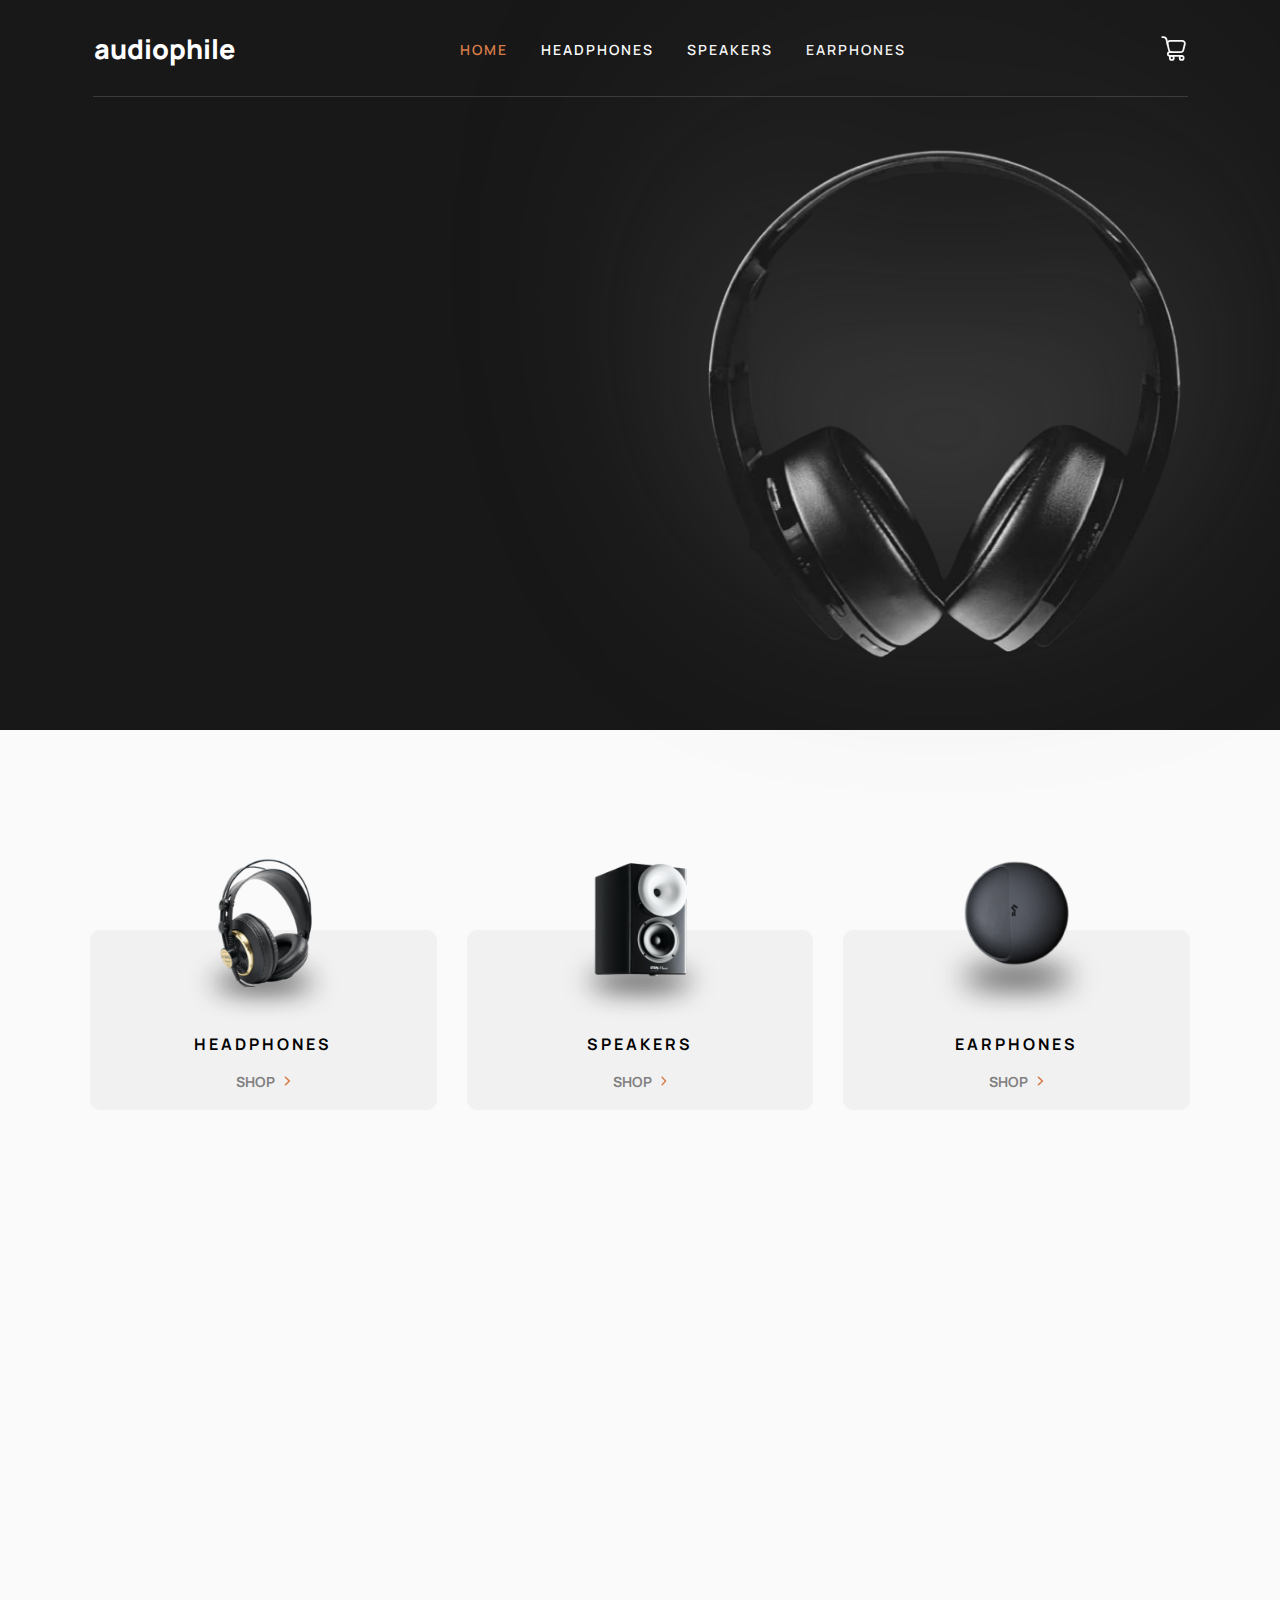
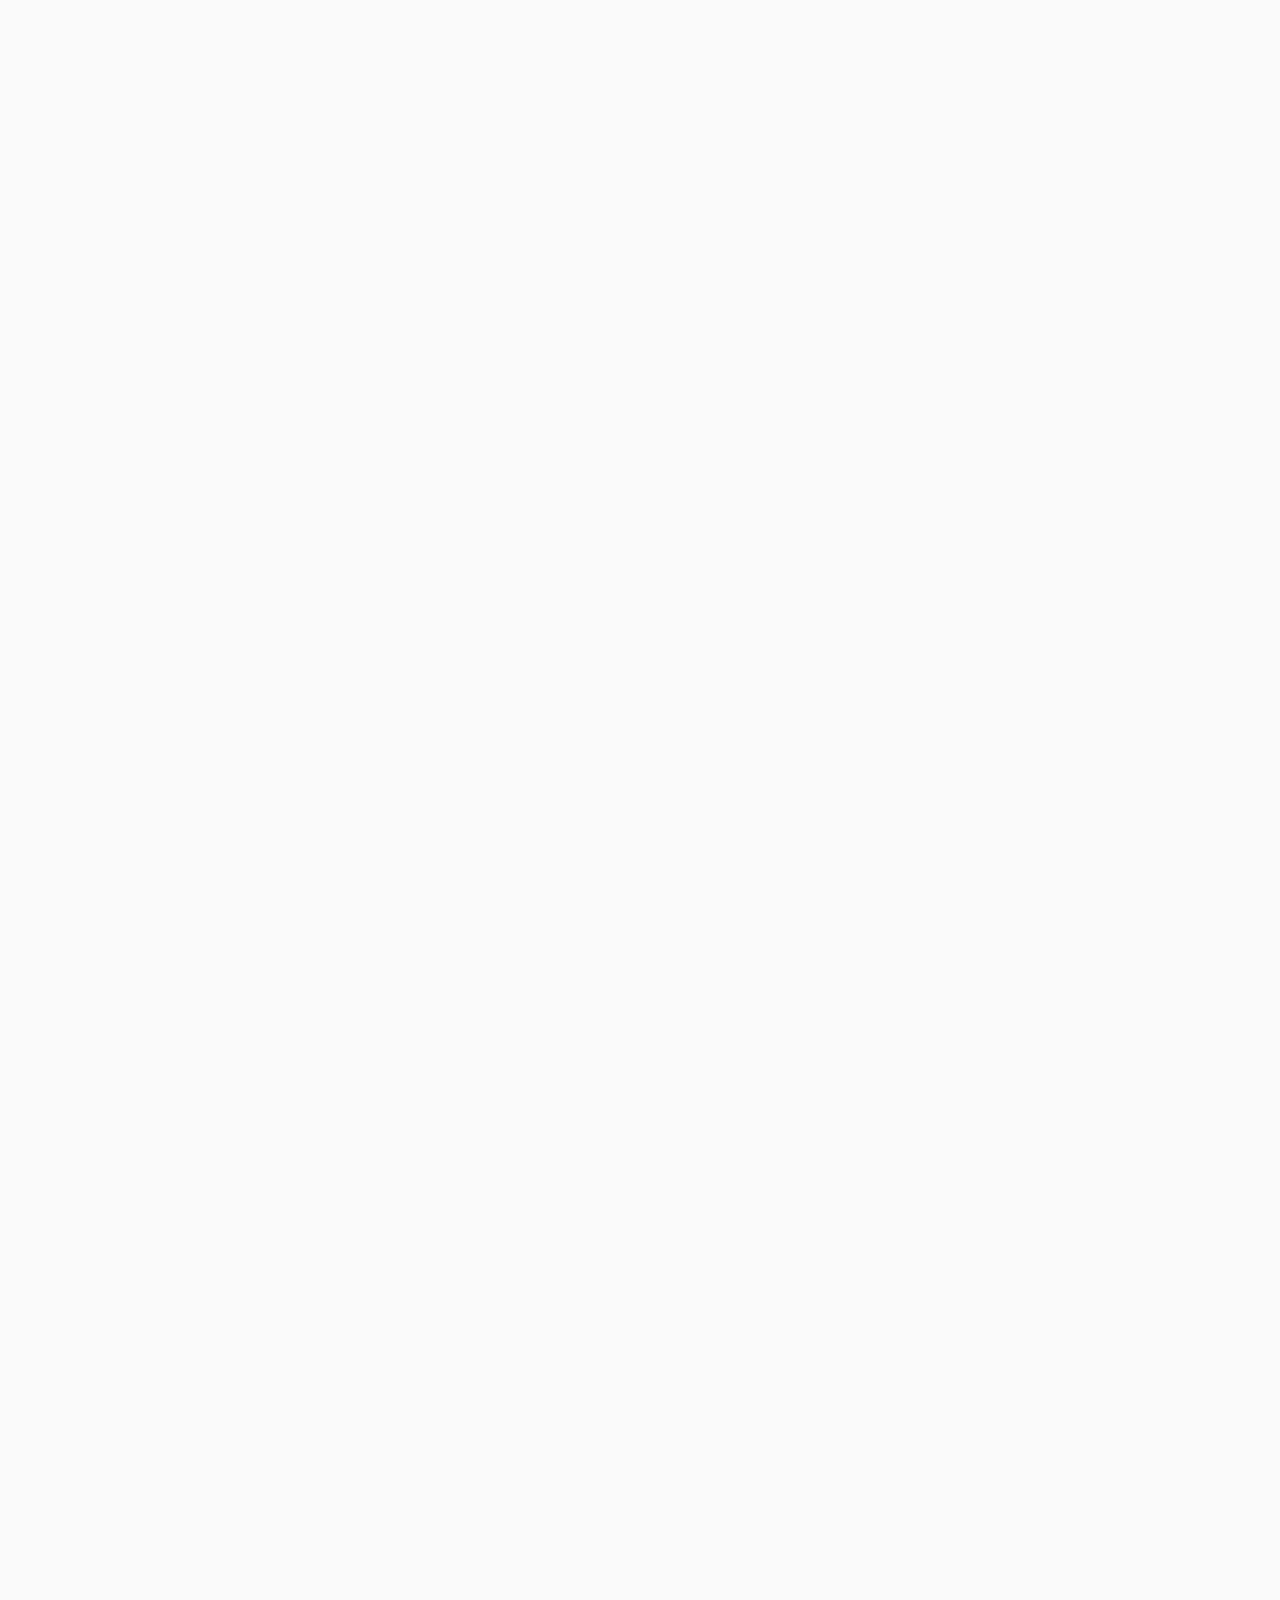
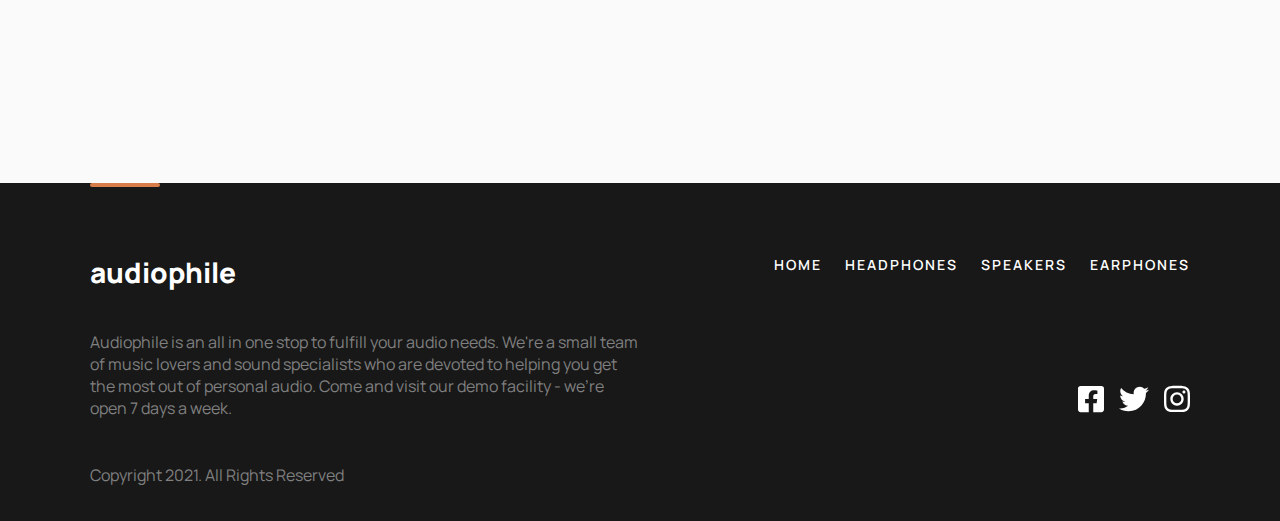
<file: index.html>
<!DOCTYPE html>
<html lang="en">

<head>
    <meta charset="UTF-8">
    <meta http-equiv="X-UA-Compatible" content="IE=edge">
    <meta name="viewport" content="width=device-width, initial-scale=1.0">
    <link rel="preconnect" href="https://fonts.googleapis.com">
    <link rel="preconnect" href="https://fonts.gstatic.com" crossorigin>
    <link href="https://fonts.googleapis.com/css2?family=Manrope:wght@200;300;400;500;600;700;800&display=swap"
        rel="stylesheet">
    <link rel="stylesheet" href="styles/style.css">
    <link rel="stylesheet" href="styles/home.css">
    <link rel="stylesheet" href="styles/detail-pages.css">
    <link rel="stylesheet" href="styles/responsive-styles.css">
    <title>Audiophile Shop</title>
</head>

<body id="home-page" onload="homeLink()">
    <section class="first-section">
        <header>
            <div class="header-line"></div>
            <div class="menu">
                <img class="icon-close-menu" src="assets/icons/icon-close-menu.svg" alt="icon-close-menu">
                <img class="icon-open-menu" src="assets/icons/icon-hamburger.svg" alt="icon-hamburger">
            </div>
            <div class="website-logo">
                <a href="index.html">
                    <h1>audiophile</h1>
                </a>
            </div>
            <nav>
                <div class="nav-links">
                    <a id="home-link" href="index.html">HOME</a>
                    <a id="headphone-link" href="headphone.html">HEADPHONES</a>
                    <a id="speaker-link" href="speaker.html">SPEAKERS</a>
                    <a id="earphone-link" href="earphone.html">EARPHONES</a>
                </div>
            </nav>
            <div class="shopping-cart">
                <div class="item-quantity">0</div>
                <img class="shopping-cart-icon" src="assets/icons/cart.svg" alt="shopping-cart-icon">
            </div>
        </header>
        <div class="addcart-info">
            <div class="cart-of-items">
                <div class="empty-cart">
                    <h1>Your cart is empty</h1>
                    <img src="assets/icons/cart2.svg" alt="shopping-cart">
                    <button class="click-btn">CLICK FOR GO BACK</button>
                </div>
            </div>
        </div>
        <div class="main-headphone">
            <div class="menu-cards-container">
                <a href="headphone.html">
                    <div id="menu-headphone-card" class="menu-card">
                        <div class="menu-card-image">
                            <img src="assets/imgs/headphone.png" alt="headphone">
                        </div>
                        <span class="description">HEADPHONES</span>
                        <div class="detail-link">
                            <span id="headphone-span">SHOP</span>
                            <img src="assets/icons/angle-right-solid.svg" alt="angle-right-icon">
                        </div>
                    </div>
                </a>
                <a href="speaker.html">
                    <div id="menu-speaker-card" class="menu-card">
                        <div class="menu-card-image">
                            <img src="assets/imgs/speaker1.png" alt="speaker">
                        </div>
                        <span class="description">SPEAKERS</span>
                        <div class="detail-link">
                            <span id="speaker-span">SHOP</span>
                            <img src="assets/icons/angle-right-solid.svg" alt="angle-right-icon">
                        </div>
                    </div>
                </a>
                <a href="earphone.html">
                    <div id="menu-earphone-card" class="menu-card">
                        <div class="menu-card-image">
                            <img src="assets/imgs/earphone.png" alt="headphone">
                        </div>
                        <span class="description">EARPHONES</span>
                        <div class="detail-link">
                            <span id="earphone-span">SHOP</span>
                            <img src="assets/icons/angle-right-solid.svg" alt="angle-right-icon">
                        </div>
                    </div>
                </a>
            </div>
            <div class="headphone-description">
                <span>NEW PRODUCT</span>
                <h1>XX99 MARK || HEADPHONES</h1>
                <p>Experience natural, lifelike audio and exceptional build quality made for the passionate music
                    enthusiast.
                </p>
                <a href="xx99 mark2-detail.html"><button>SEE PRODUCT</button></a>
            </div>
            <div class="headphone-image">
                <img src="assets/imgs/headphone2.png" alt="headphone">
            </div>
        </div>
    </section>

    <section class="second-section">
        <div class="cards-container">
            <div id="headphone-card" class="card">
                <div class="card-image">
                    <img src="assets/imgs/headphone.png" alt="headphone">
                </div>
                <span class="description">HEADPHONES</span>
                <a class="detail-link" href="#">
                    <span id="headphone-span">SHOP</span>
                    <img src="assets/icons/angle-right-solid.svg" alt="angle-right-icon">
                </a>
            </div>
            <div id="speaker-card" class="card">
                <div class="card-image">
                    <img src="assets/imgs/speaker1.png" alt="speaker">
                </div>
                <span class="description">SPEAKERS</span>
                <a class="detail-link" href="#">
                    <span id="speaker-span">SHOP</span>
                    <img src="assets/icons/angle-right-solid.svg" alt="angle-right-icon">
                </a>
            </div>
            <div id="earphone-card" class="card">
                <div class="card-image">
                    <img src="assets/imgs/earphone.png" alt="headphone">
                </div>
                <span class="description">EARPHONES</span>
                <a class="detail-link" href="#">
                    <span id="earphone-span">SHOP</span>
                    <img src="assets/icons/angle-right-solid.svg" alt="angle-right-icon">
                </a>
            </div>
        </div>
        <div class="zx9-speaker-card">
            <div class="for-img">
                <img src="assets/imgs/speaker.png" alt="speaker">
            </div>
            <div class="for-description">
                <div class="speaker-name">
                    <h1>ZX9</h1>
                    <h2>SPEAKER</h2>
                </div>
                <p>Upgrade to premium speakers that are phenomenally built to deliver truly remarkable sound.</p>
                <a href="zx9-detail.html"><button>SEE PRODUCT</button></a>
            </div>
        </div>
        <div class="zx7-speaker-card">
            <h1>ZX7 SPEAKER</h1>
            <a href="zx7-detail.html"><button>SEE PRODUCT</button></a>
        </div>
        <div class="yx1-earphone-card">
            <div class="yx1-earphone-img">
                <img src="assets/imgs/earphone2.jpg" alt="earphone">
            </div>
            <div class="yx1-earphone-name">
                <h1>YX1 EARPHONES</h1>
                <a href="yx1-detail.html"><button>SEE PRODUCT</button></a>
            </div>
        </div>
        <div class="some-info">
            <div class="info">
                <h1>BRINGING YOU THE <span>BEST</span> AUDIO GEAR</h1>
                <p>Located at the heart of New York City, Audiophile is the premier store for high end headphones,
                    earphones, speakers, and audio accessories. We have a large showroom and luxury demonstration rooms
                    available for you to browse and experience a wide range of our products. Stop by our store to meet
                    some
                    of the fantastic people who make Audiophile the best place to buy your portable audio equipment.</p>
            </div>
            <div class="some-info-image">
                <img src="assets/imgs/headphone3.jpg" alt="man-with-headphone">
            </div>
        </div>
    </section>

    <section class="footer-section">
        <footer>
            <div class="name-and-links">
                <div class="name">
                    <div class="footer-line"></div>
                    <h1>audiophile</h1>
                </div>
                <div class="footer-page-links">
                    <a href="index.html">HOME</a>
                    <a href="headphone.html">HEADPHONES</a>
                    <a href="speaker.html">SPEAKERS</a>
                    <a href="earphone.html">EARPHONES</a>
                </div>
            </div>
            <div class="about-end-soc-links">
                <div class="about">
                    <p>Audiophile is an all in one stop to fulfill your audio needs. We're a small team of music lovers
                        and
                        sound specialists who are devoted to helping you get the most out of personal audio. Come and
                        visit
                        our
                        demo facility - we’re open 7 days a week.</p>
                </div>
                <div class="soc-links">
                    <a href="#"><img src="assets/icons/fb.svg" alt="fb-icon"></a>
                    <a href="#"><img src="assets/icons/twitter.svg" alt="twit-icon"></a>
                    <a href="#"><img src="assets/icons/insta.svg" alt="insta-icon"></a>
                </div>
            </div>
            <div class="copyright">
                <span>Copyright 2021. All Rights Reserved</span>
            </div>
        </footer>
    </section>

    <div class="hidden-container"></div>

    <script src="javascript/script.js"></script>
    <script src="javascript/home.js"></script>
</body>

</html>
</file>
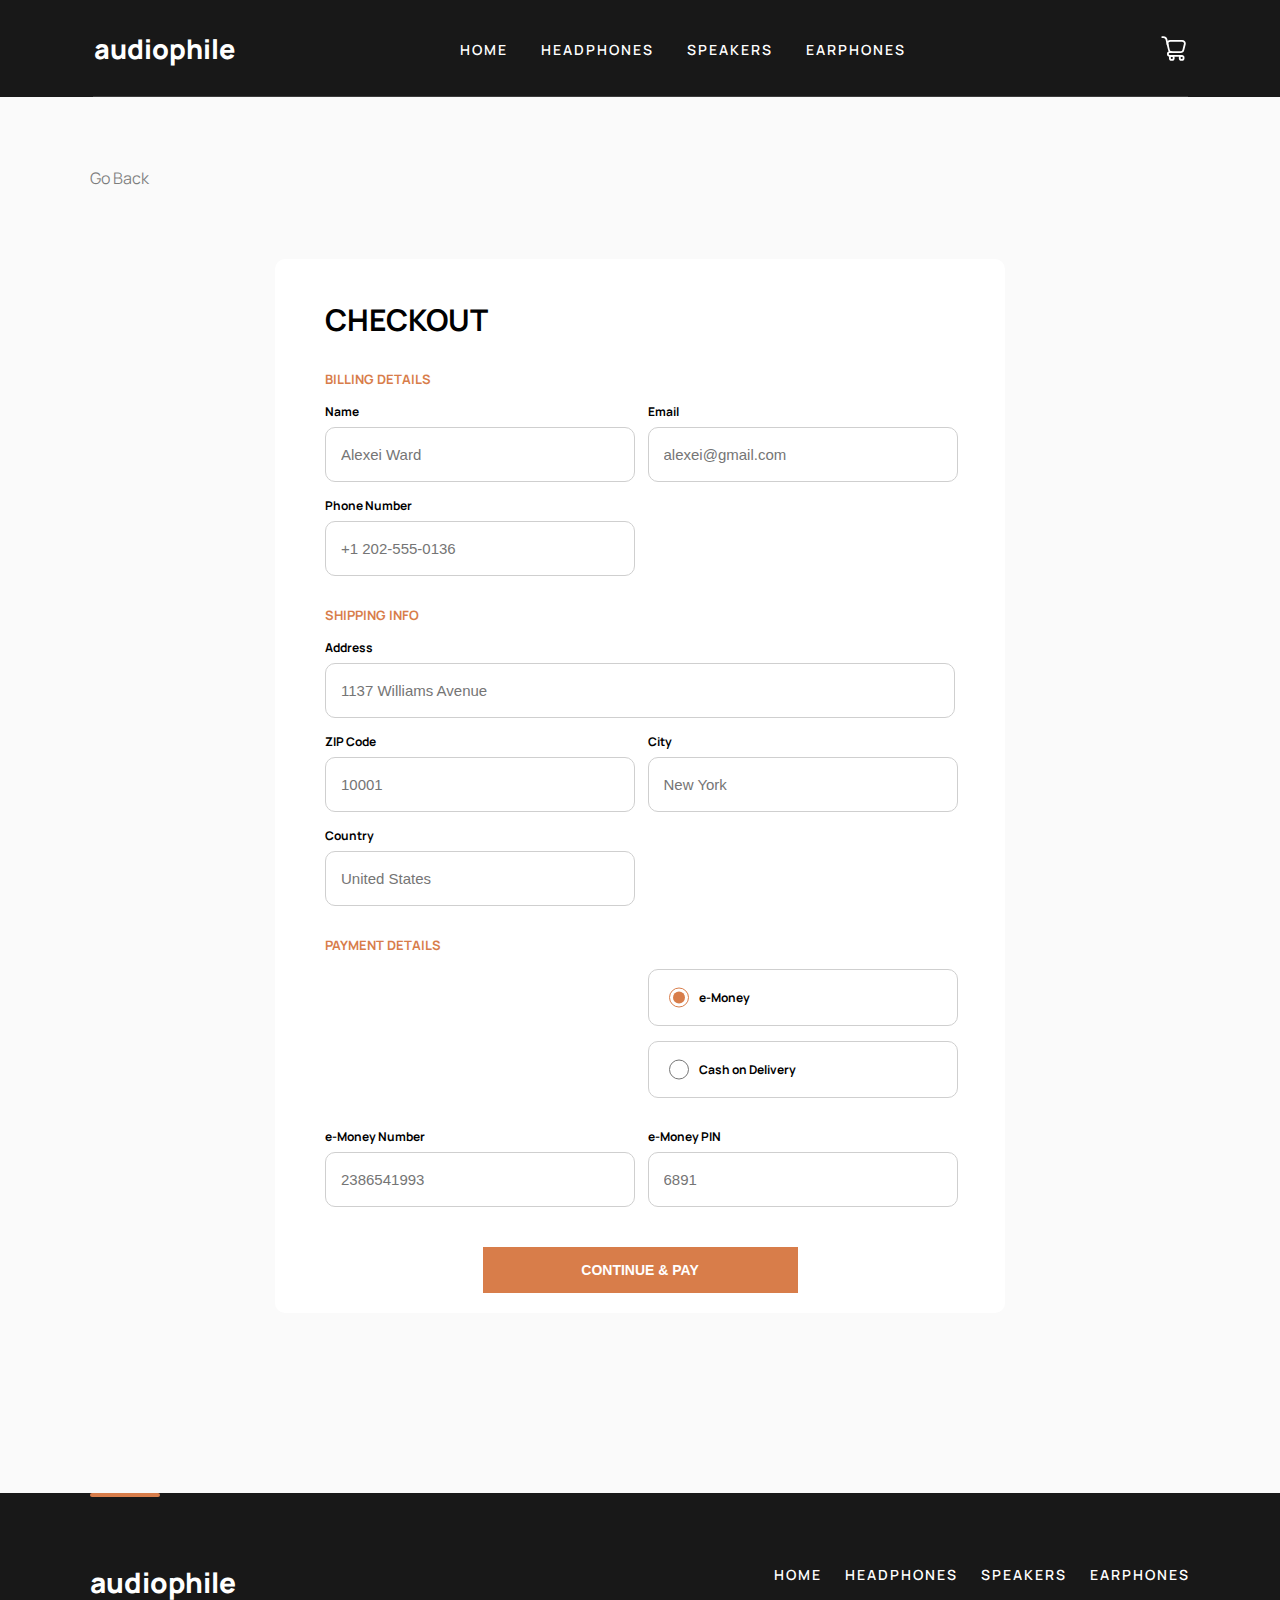
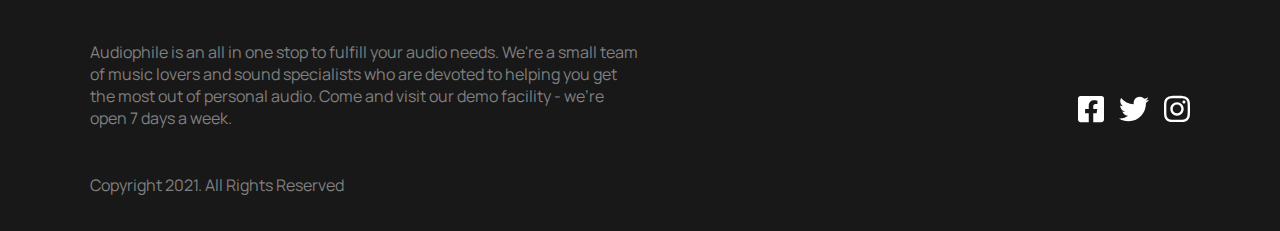
<file: checkout.html>
<!DOCTYPE html>
<html lang="en">

<head>
    <meta charset="UTF-8">
    <meta http-equiv="X-UA-Compatible" content="IE=edge">
    <meta name="viewport" content="width=device-width, initial-scale=1.0">
    <link rel="preconnect" href="https://fonts.googleapis.com">
    <link rel="preconnect" href="https://fonts.gstatic.com" crossorigin>
    <link href="https://fonts.googleapis.com/css2?family=Manrope:wght@200;300;400;500;600;700;800&display=swap"
        rel="stylesheet">
    <link rel="stylesheet" href="styles/style.css">
    <link rel="stylesheet" href="styles/checkout-page.css">
    <link rel="stylesheet" href="styles/responsive-styles.css">
    <title>Audiophile shop - checkout</title>
</head>

<body>
    <section id="checkout-first-section" class="first-section">
        <header>
            <div class="header-line"></div>
            <div class="menu">
                <img class="icon-close-menu" src="assets/icons/icon-close-menu.svg" alt="icon-close-menu">
                <img class="icon-open-menu" src="assets/icons/icon-hamburger.svg" alt="icon-hamburger">
            </div>
            <div class="website-logo">
                <a href="index.html">
                    <h1>audiophile</h1>
                </a>
            </div>
            <nav>
                <div class="nav-links">
                    <a id="home-link" href="index.html">HOME</a>
                    <a id="headphone-link" href="headphone.html">HEADPHONES</a>
                    <a id="speaker-link" href="speaker.html">SPEAKERS</a>
                    <a id="earphone-link" href="earphone.html">EARPHONES</a>
                </div>
            </nav>
            <div class="shopping-cart">
                <img src="assets/icons/cart.svg" alt="shopping-cart-icon">
            </div>
        </header>
        <div class="menu-cards-container">
            <a href="headphone.html">
                <div id="menu-headphone-card" class="menu-card">
                    <div class="menu-card-image">
                        <img src="assets/imgs/headphone.png" alt="headphone">
                    </div>
                    <span class="description">HEADPHONES</span>
                    <div class="detail-link">
                        <span id="headphone-span">SHOP</span>
                        <img src="assets/icons/angle-right-solid.svg" alt="angle-right-icon">
                    </div>
                </div>
            </a>
            <a href="speaker.html">
                <div id="menu-speaker-card" class="menu-card">
                    <div class="menu-card-image">
                        <img src="assets/imgs/speaker1.png" alt="speaker">
                    </div>
                    <span class="description">SPEAKERS</span>
                    <div class="detail-link">
                        <span id="speaker-span">SHOP</span>
                        <img src="assets/icons/angle-right-solid.svg" alt="angle-right-icon">
                    </div>
                </div>
            </a>
            <a href="earphone.html">
                <div id="menu-earphone-card" class="menu-card">
                    <div class="menu-card-image">
                        <img src="assets/imgs/earphone.png" alt="headphone">
                    </div>
                    <span class="description">EARPHONES</span>
                    <div class="detail-link">
                        <span id="earphone-span">SHOP</span>
                        <img src="assets/icons/angle-right-solid.svg" alt="angle-right-icon">
                    </div>
                </div>
            </a>
        </div>
    </section>

    <section class="second-section">
        <div class="go-back">
            <a href="#">Go Back</a>
        </div>
        <div class="checkout-container">
            <div class="checkout">
                <h1>CHECKOUT</h1>
                <h3>BILLING DETAILS</h3>
                <div class="billing-details">
                    <div class="userName">
                        <div class="labels">
                            <label class="name-label" for="name">Name</label><label
                                class="name-input-warning warning">Field
                                cannot be empty</label>
                        </div>
                        <input type="text" class="name-input" name="name" id="name" placeholder="Alexei Ward" required>
                    </div>
                    <div class="email">
                        <div class="labels">
                            <label class="email-label" for="email">Email</label><label
                                class="email-input-warning warning">Field
                                cannot be empty</label>
                        </div>
                        <input type="email" class="email-input" name="email" id="email" placeholder="alexei@gmail.com"
                            required>
                    </div>
                    <div class="phone">
                        <div class="labels">
                            <label class="phone-label" for="phone-number">Phone Number</label><label
                                class="phone-input-warning warning">Field cannot be empty</label>
                        </div>
                        <input type="number" class="phone-input" name="phone-number" id="phone-number"
                            placeholder="+1 202-555-0136" required>
                    </div>
                </div>
                <h3 class="shipping-info-heading">SHIPPING INFO</h3>
                <div class="shipping-info">
                    <div class="address">
                        <div class="labels">
                            <label class="address-label" for="address">Address</label><label
                                class="address-input-warning warning">Field cannot be empty</label>
                        </div>
                        <input type="text" class="address-input" name="address" id="address"
                            placeholder="1137 Williams Avenue" required>
                    </div>
                    <div class="zipcode">
                        <div class="labels">
                            <label class="zipcode-label" for="zipcode">ZIP Code</label><label
                                class="zipcode-input-warning warning">Field cannot be empty</label>
                        </div>
                        <input type="number" class="zipcode-input" name="zipcode" id="zipcode" placeholder="10001"
                            required>
                    </div>
                    <div class="city">
                        <div class="labels">
                            <label class="city-label" for="city">City</label><label
                                class="city-input-warning warning">Field
                                cannot be empty</label>
                        </div>
                        <input type="text" class="city-input" name="city" id="city" placeholder="New York" required>
                    </div>
                    <div class="country">
                        <div class="labels">
                            <label class="country-label" for="county">Country</label><label
                                class="country-input-warning warning">Field cannot be empty</label>
                        </div>
                        <input type="text" class="country-input" name="country" id="country" placeholder="United States"
                            required>
                    </div>
                </div>
                <h3 class="payment-details-heading">PAYMENT DETAILS</h3>
                <div class="payment-details">
                    <div class="payment-method">
                        <label for="payment-emoney" class="radio-label-emoney">
                            <input type="radio" checked  name="payment-emoney" id="payment-emoney" required>
                            <span>e-Money</span>
                        </label>
                            
                        <label for="payment-cash-on-delivery" class="radio-label-cash-on-delivery">
                            <input type="radio" name="payment-cash-on-delivery" id="payment-cash-on-delivery" required>
                            <span>Cash on Delivery</span>
                        </label>
                    </div>
                    <div class="e-money-number">
                        <div class="labels">
                            <label class="e-money-number-label" for="e-money-number">e-Money Number</label><label
                                class="e-money-number-input-warning warning">Field cannot be empty</label>
                        </div>
                        <input type="number" class="e-money-number-input" name="e-money-number" id="e-money-number"
                            placeholder="2386541993" required>
                    </div>
                    <div class="e-money-pin">
                        <div class="labels">
                            <label class="e-money-pin-label" for="e-money-pin">e-Money PIN</label><label
                                class="e-money-pin-input-warning warning">Field cannot be empty</label>
                        </div>
                        <input type="number" class="e-money-pin-input" name="e-money-pin" id="e-money-pin"
                            placeholder="6891" required>
                    </div>
                    <div class="cash-on-delivery">
                        <img src="assets/icons/icon-cash-on-delivery.svg" alt="cash-on-delivery-icon">
                        <p>The ‘Cash on Delivery’ option enables you to pay in cash when our delivery courier arrives at
                            your residence. Just make sure your address is correct so that your order will not be
                            cancelled.</p>
                    </div>
                </div>
                <div class="pay">
                    <button>CONTINUE & PAY</button>
                </div>
            </div>
        </div>
    </section>

    <section class="footer-section">
        <footer>
            <div class="name-and-links">
                <div class="name">
                    <div class="footer-line"></div>
                    <h1>audiophile</h1>
                </div>
                <div class="footer-page-links">
                    <a href="index.html">HOME</a>
                    <a href="headphone.html">HEADPHONES</a>
                    <a href="speaker.html">SPEAKERS</a>
                    <a href="earphone.html">EARPHONES</a>
                </div>
            </div>
            <div class="about-end-soc-links">
                <div class="about">
                    <p>Audiophile is an all in one stop to fulfill your audio needs. We're a small team of music lovers
                        and
                        sound specialists who are devoted to helping you get the most out of personal audio. Come and
                        visit
                        our
                        demo facility - we’re open 7 days a week.</p>
                </div>
                <div class="soc-links">
                    <a href="#"><img src="assets/icons/fb.svg" alt="fb-icon"></a>
                    <a href="#"><img src="assets/icons/twitter.svg" alt="twit-icon"></a>
                    <a href="#"><img src="assets/icons/insta.svg" alt="insta-icon"></a>
                </div>
            </div>
            <div class="copyright">
                <span>Copyright 2021. All Rights Reserved</span>
            </div>
        </footer>
    </section>

    <div class="order-info-container">
        <div class="order-info">
            <img src="assets/icons/icon-check-mark.svg" alt="icon-check-mark">
            <h1>THANK YOU <br> FOR YOUR ORDER</h1>
            <p>You will receive en email confirmation shortly</p>
            <button class="home-btn">Back To Home</button>
        </div>
    </div>

    <div class="hidden-container"></div>

    
    <script src="javascript/checkout-page.js"></script>
</body>

</html>
</file>
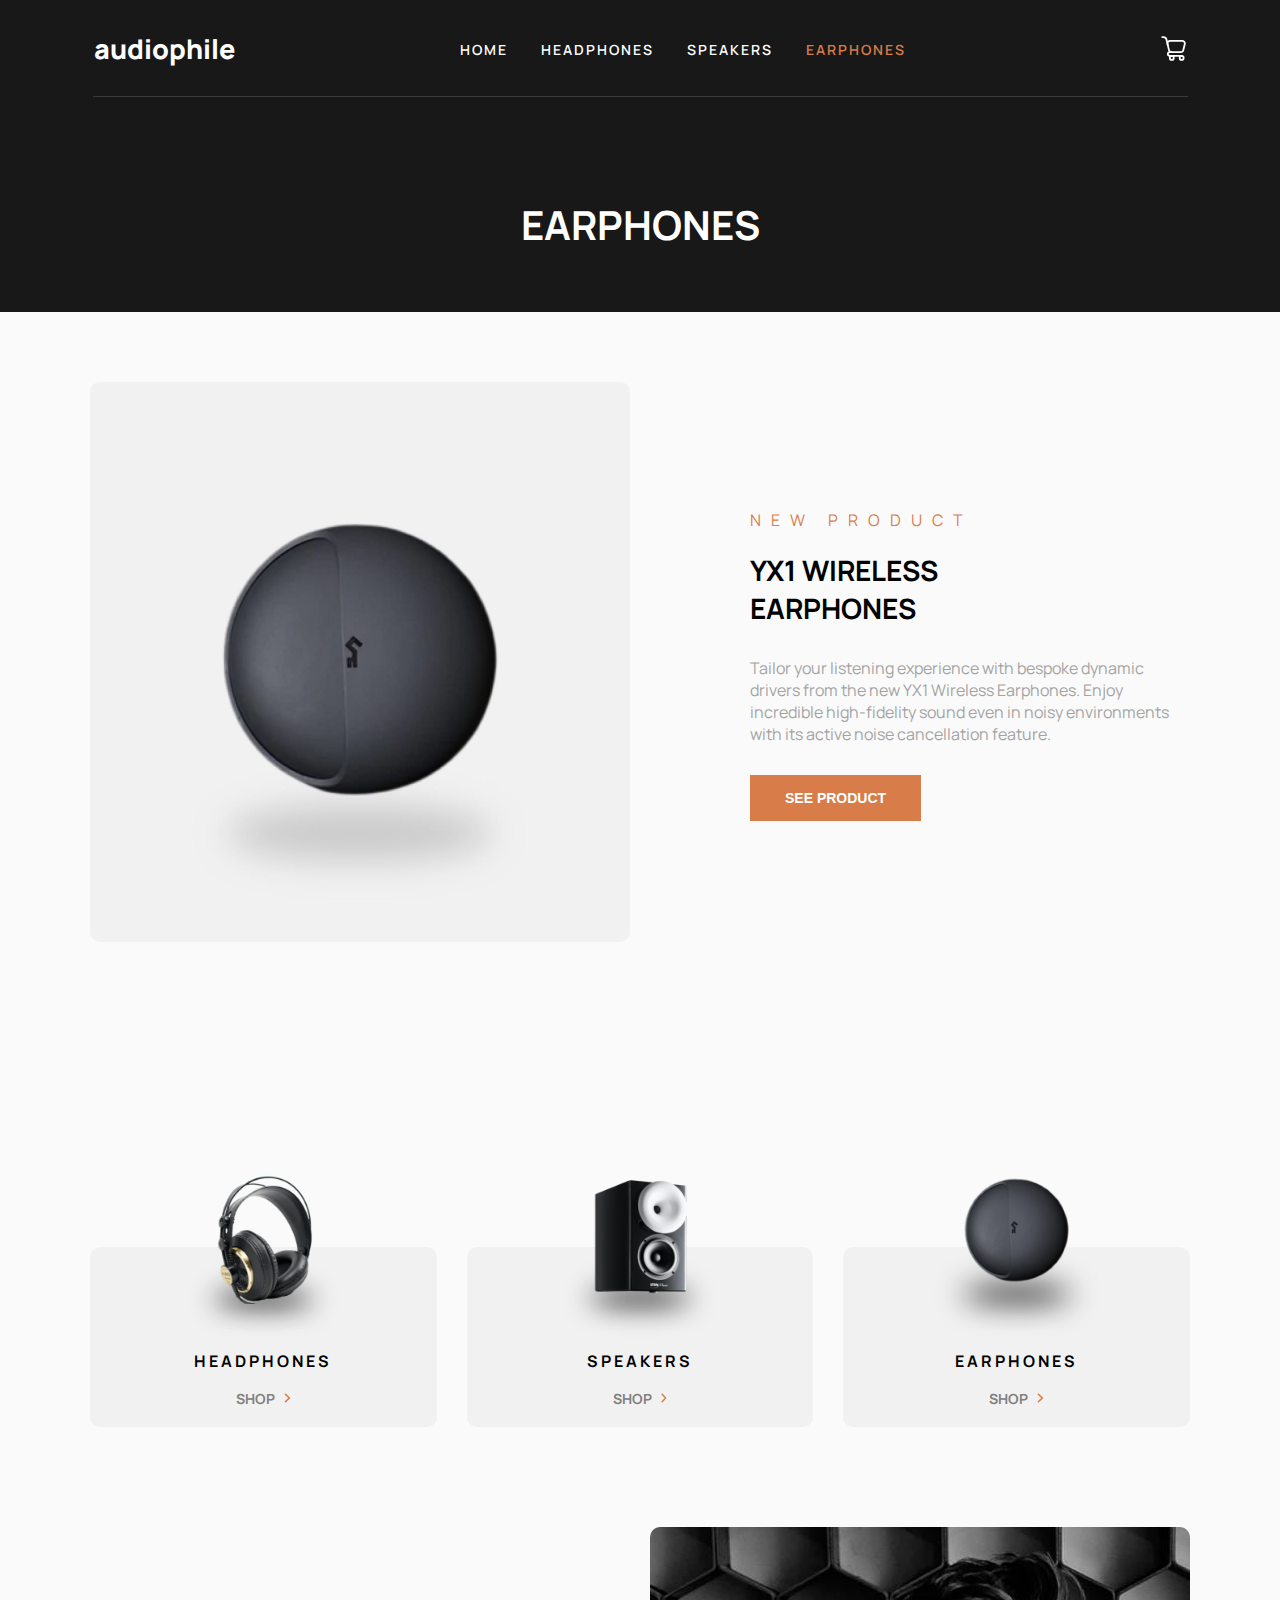
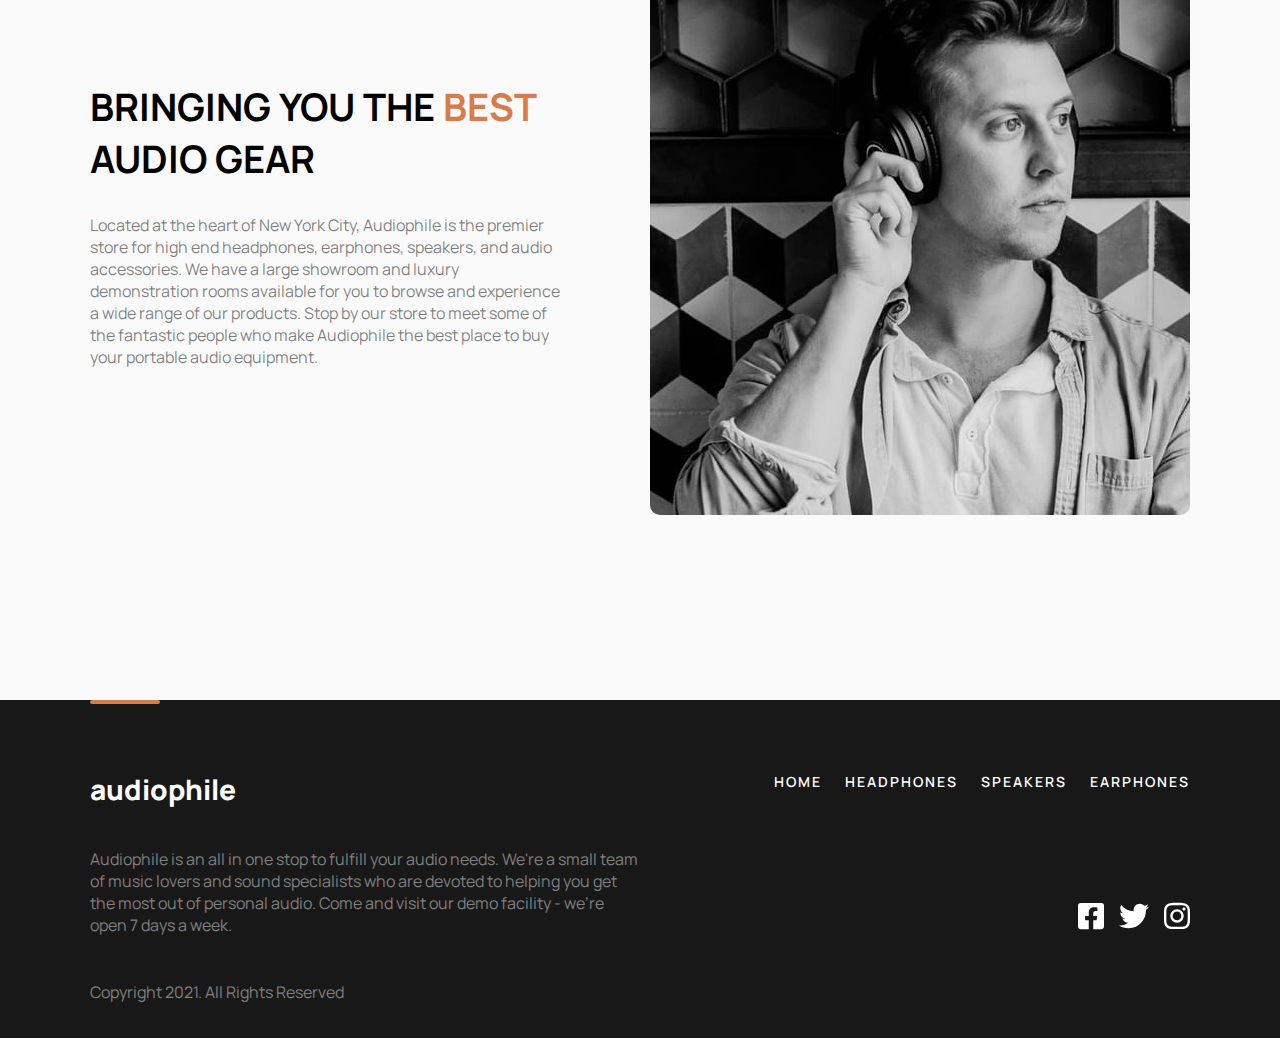
<file: earphone.html>
<!DOCTYPE html>
<html lang="en">

<head>
    <meta charset="UTF-8">
    <meta http-equiv="X-UA-Compatible" content="IE=edge">
    <meta name="viewport" content="width=device-width, initial-scale=1.0">
    <link rel="preconnect" href="https://fonts.googleapis.com">
    <link rel="preconnect" href="https://fonts.gstatic.com" crossorigin>
    <link href="https://fonts.googleapis.com/css2?family=Manrope:wght@200;300;400;500;600;700;800&display=swap"
        rel="stylesheet">
    <link rel="stylesheet" href="styles/style.css">
    <link rel="stylesheet" href="styles/product-list.css">
    <link rel="stylesheet" href="styles/responsive-styles.css">
    <title>Audiophile shop - earphones</title>
</head>

<body id="headphone-detail-page" onload="earphoneLink()">

    <section class="first-section">
        <header>
            <div class="header-line"></div>
            <div class="menu">
                <img class="icon-close-menu" src="assets/icons/icon-close-menu.svg" alt="icon-close-menu">
                <img class="icon-open-menu" src="assets/icons/icon-hamburger.svg" alt="icon-hamburger">
            </div>
            <div class="website-logo">
                <a href="index.html">
                    <h1>audiophile</h1>
                </a>
            </div>
            <nav>
                <div class="nav-links">
                    <a id="home-link" href="index.html">HOME</a>
                    <a id="headphone-link" href="headphone.html">HEADPHONES</a>
                    <a id="speaker-link" href="speaker.html">SPEAKERS</a>
                    <a id="earphone-link" href="earphone.html">EARPHONES</a>
                </div>
            </nav>
            <div class="shopping-cart">
                <img src="assets/icons/cart.svg" alt="shopping-cart-icon">
            </div>
        </header>
        <div class="detail-page-name">
            <h1>EARPHONES</h1>
        </div>
        <div class="menu-cards-container">
            <a href="headphone.html">
                <div id="menu-headphone-card" class="menu-card">
                    <div class="menu-card-image">
                        <img src="assets/imgs/headphone.png" alt="headphone">
                    </div>
                    <span class="description">HEADPHONES</span>
                    <div class="detail-link">
                        <span id="headphone-span">SHOP</span>
                        <img src="assets/icons/angle-right-solid.svg" alt="angle-right-icon">
                    </div>
                </div>
            </a>
            <a href="speaker.html">
                <div id="menu-speaker-card" class="menu-card">
                    <div class="menu-card-image">
                        <img src="assets/imgs/speaker1.png" alt="speaker">
                    </div>
                    <span class="description">SPEAKERS</span>
                    <div class="detail-link">
                        <span id="speaker-span">SHOP</span>
                        <img src="assets/icons/angle-right-solid.svg" alt="angle-right-icon">
                    </div>
                </div>
            </a>
            <a href="earphone.html">
                <div id="menu-earphone-card" class="menu-card">
                    <div class="menu-card-image">
                        <img src="assets/imgs/earphone.png" alt="headphone">
                    </div>
                    <span class="description">EARPHONES</span>
                    <div class="detail-link">
                        <span id="earphone-span">SHOP</span>
                        <img src="assets/icons/angle-right-solid.svg" alt="angle-right-icon">
                    </div>
                </div>
            </a>
        </div>
    </section>

    <section class="second-section">
        <div class="products-container">
            <div class="product-info">
                <div class="image-container yx1">
                    <img src="assets/imgs/earphone-with-background.jpg" alt="yx1 earphone">
                </div>
                <div class="product-description">
                    <span>NEW PRODUCT</span>
                    <h1>YX1 WIRELESS <br> EARPHONES</h1>
                    <p>Tailor your listening experience with bespoke dynamic drivers from the new YX1 Wireless
                        Earphones. Enjoy incredible high-fidelity sound even in noisy environments with its active noise
                        cancellation feature.
                    </p>
                    <a href="yx1-detail.html"><button>SEE PRODUCT</button></a>
                </div>
            </div>
        </div>
        <div class="cards-container">
            <div id="headphone-card" class="card">
                <div class="card-image">
                    <img src="assets/imgs/headphone.png" alt="headphone">
                </div>
                <span class="description">HEADPHONES</span>
                <a class="detail-link" href="#">
                    <span id="headphone-span">SHOP</span>
                    <img src="assets/icons/angle-right-solid.svg" alt="angle-right-icon">
                </a>
            </div>
            <div id="speaker-card" class="card">
                <div class="card-image">
                    <img src="assets/imgs/speaker1.png" alt="speaker">
                </div>
                <span class="description">SPEAKERS</span>
                <a class="detail-link" href="#">
                    <span id="speaker-span">SHOP</span>
                    <img src="assets/icons/angle-right-solid.svg" alt="angle-right-icon">
                </a>
            </div>
            <div id="earphone-card" class="card">
                <div class="card-image">
                    <img src="assets/imgs/earphone.png" alt="headphone">
                </div>
                <span class="description">EARPHONES</span>
                <a class="detail-link" href="#">
                    <span id="earphone-span">SHOP</span>
                    <img src="assets/icons/angle-right-solid.svg" alt="angle-right-icon">
                </a>
            </div>
        </div>
        <div class="some-info">
            <div class="info">
                <h1>BRINGING YOU THE <span>BEST</span> AUDIO GEAR</h1>
                <p>Located at the heart of New York City, Audiophile is the premier store for high end headphones,
                    earphones, speakers, and audio accessories. We have a large showroom and luxury demonstration rooms
                    available for you to browse and experience a wide range of our products. Stop by our store to meet
                    some
                    of the fantastic people who make Audiophile the best place to buy your portable audio equipment.</p>
            </div>
            <div class="some-info-image">
                <img src="assets/imgs/headphone3.jpg" alt="man-with-headphone">
            </div>
        </div>
    </section>

    <section class="footer-section">
        <footer>
            <div class="name-and-links">
                <div class="name">
                    <div class="footer-line"></div>
                    <h1>audiophile</h1>
                </div>
                <div class="footer-page-links">
                    <a href="index.html">HOME</a>
                    <a href="headphone.html">HEADPHONES</a>
                    <a href="speaker.html">SPEAKERS</a>
                    <a href="earphone.html">EARPHONES</a>
                </div>
            </div>
            <div class="about-end-soc-links">
                <div class="about">
                    <p>Audiophile is an all in one stop to fulfill your audio needs. We're a small team of music lovers
                        and
                        sound specialists who are devoted to helping you get the most out of personal audio. Come and
                        visit
                        our
                        demo facility - we’re open 7 days a week.</p>
                </div>
                <div class="soc-links">
                    <a href="#"><img src="assets/icons/fb.svg" alt="fb-icon"></a>
                    <a href="#"><img src="assets/icons/twitter.svg" alt="twit-icon"></a>
                    <a href="#"><img src="assets/icons/insta.svg" alt="insta-icon"></a>
                </div>
            </div>
            <div class="copyright">
                <span>Copyright 2021. All Rights Reserved</span>
            </div>
        </footer>
    </section>

    <div class="hidden-container"></div>

    <script src="javascript/script.js"></script>
</body>

</html>
</file>
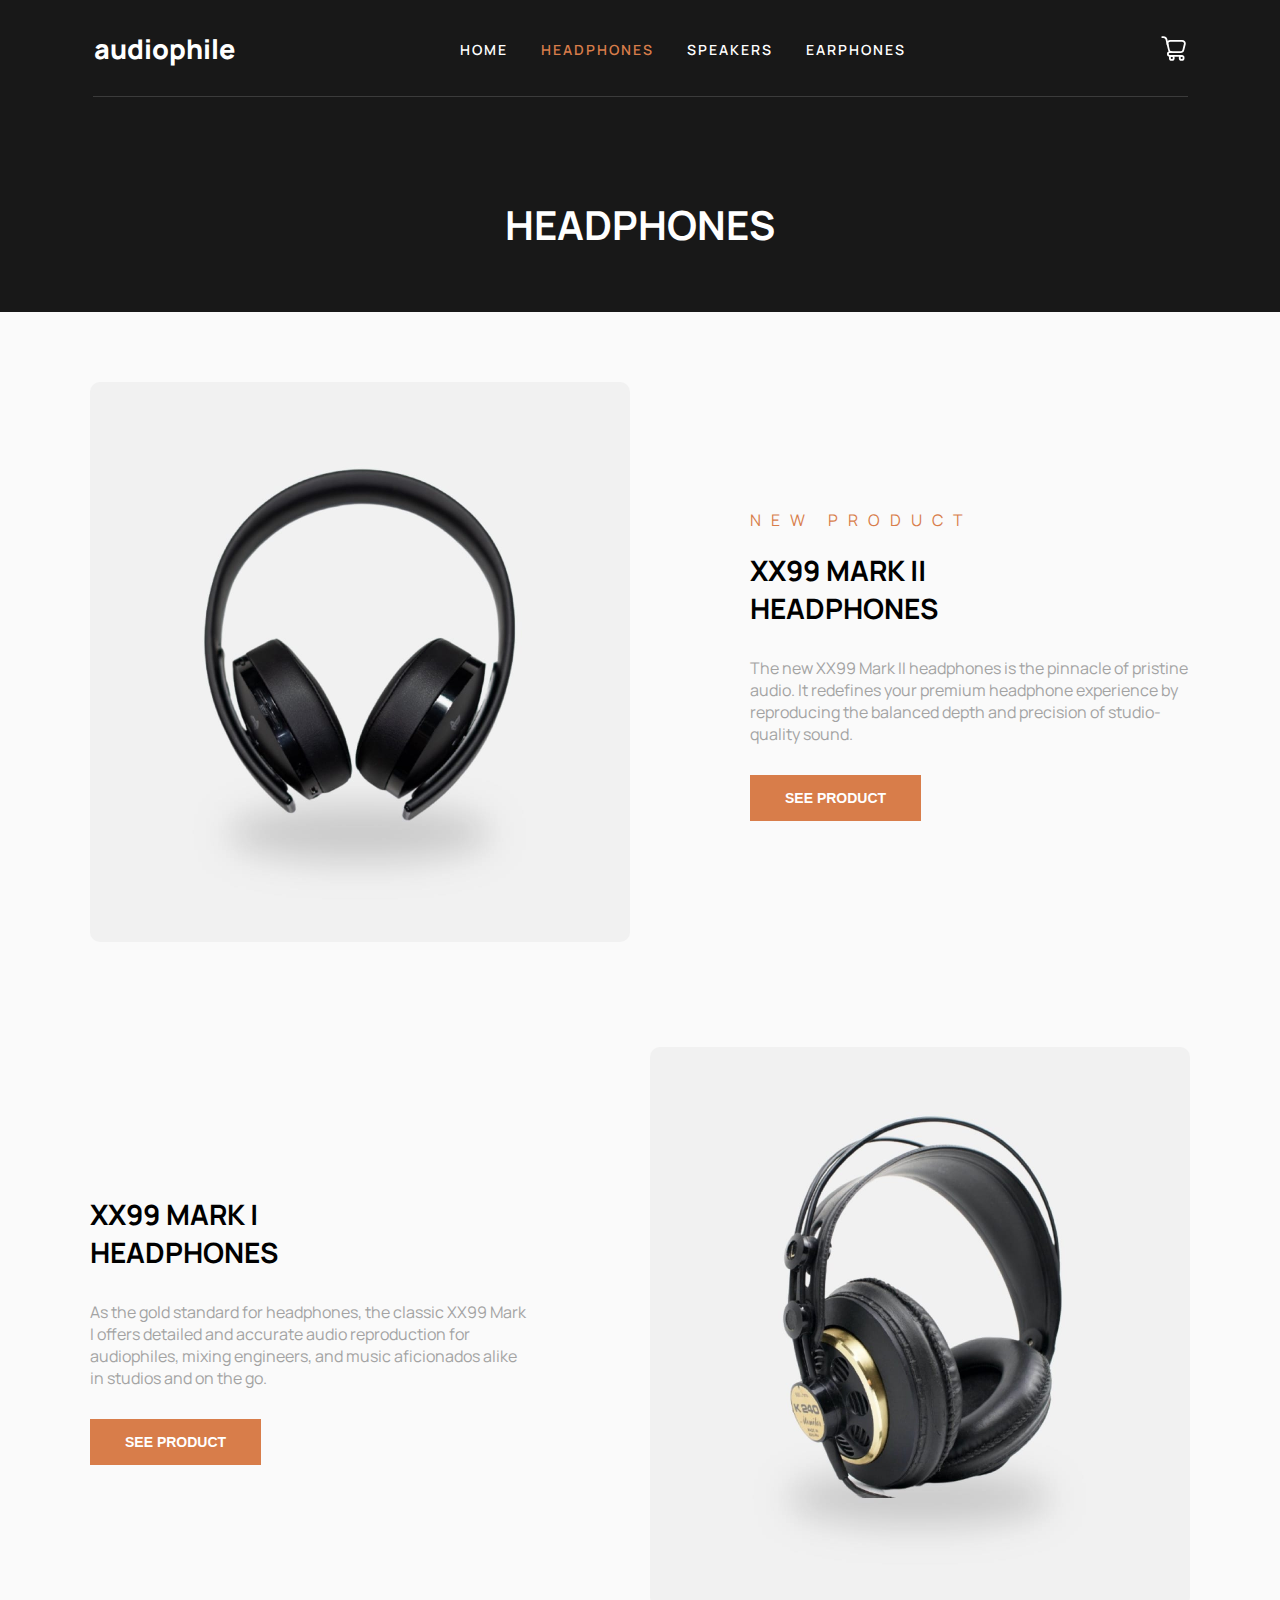
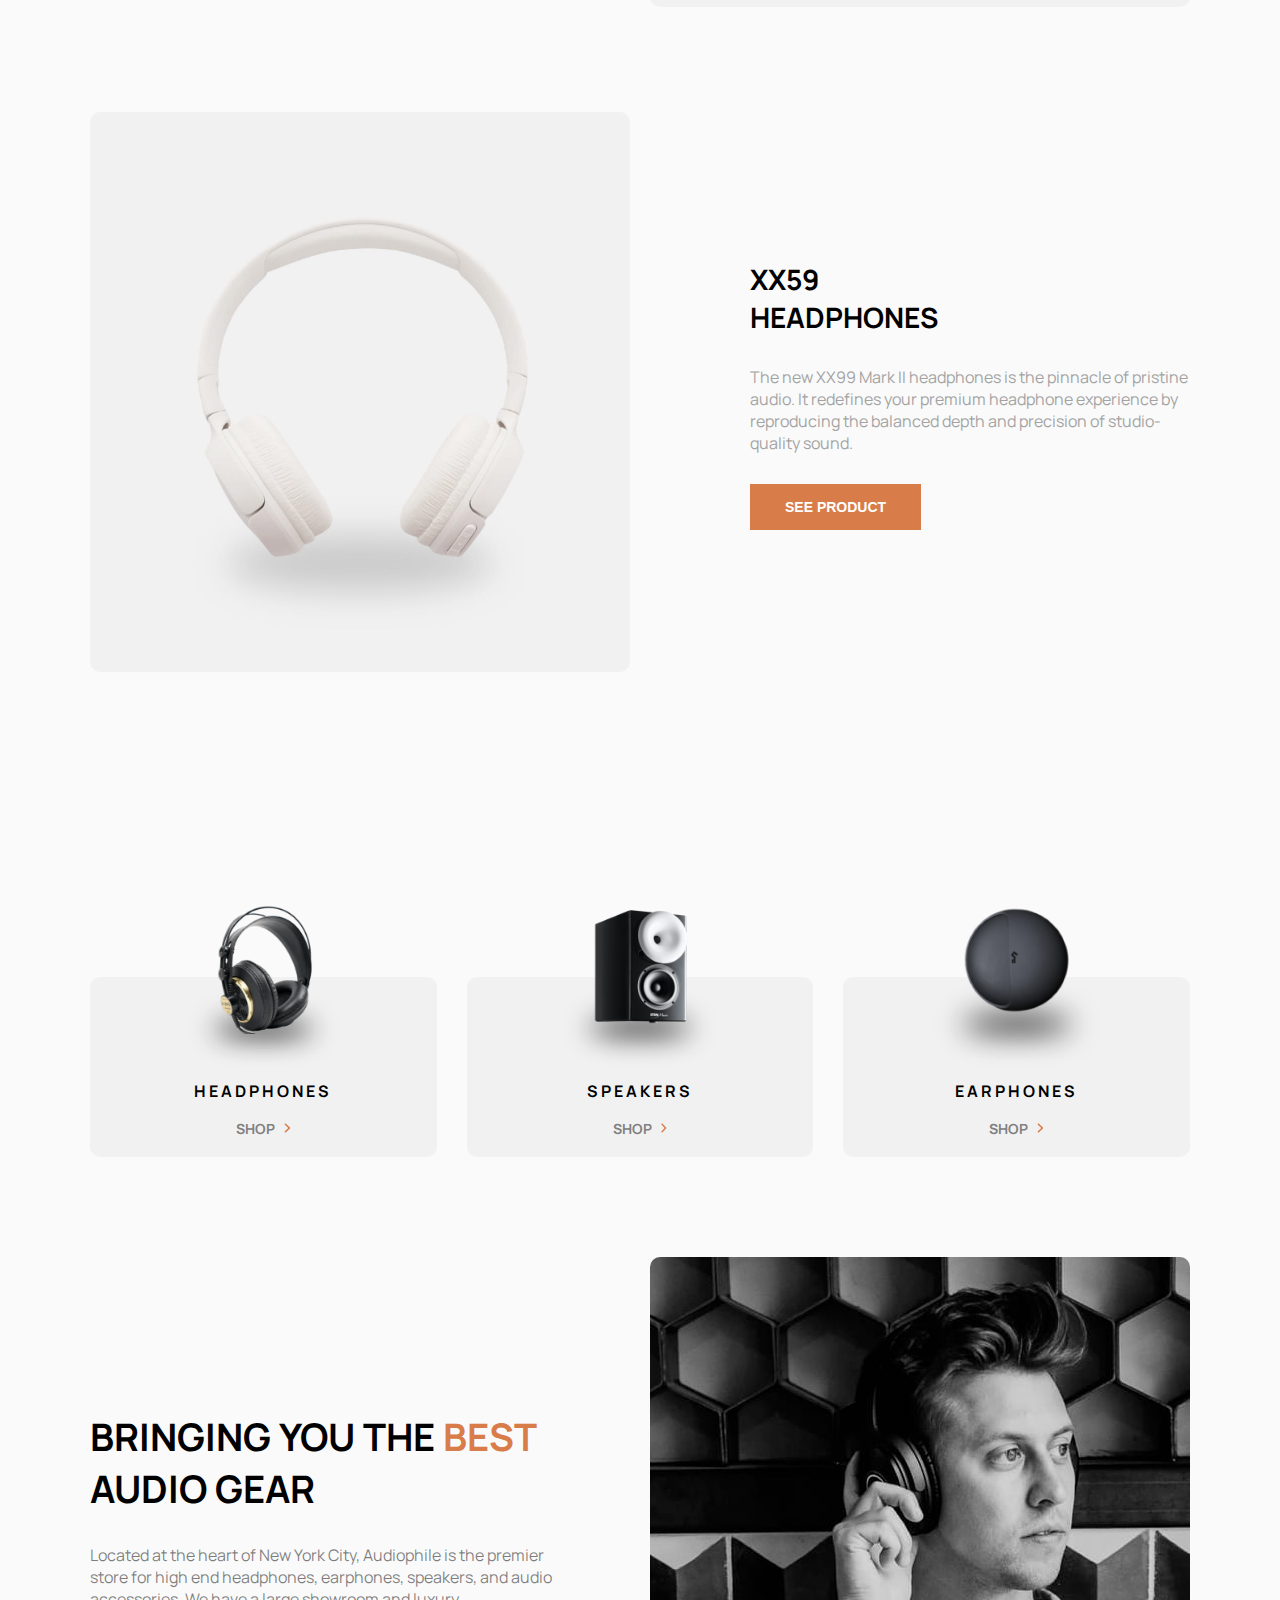
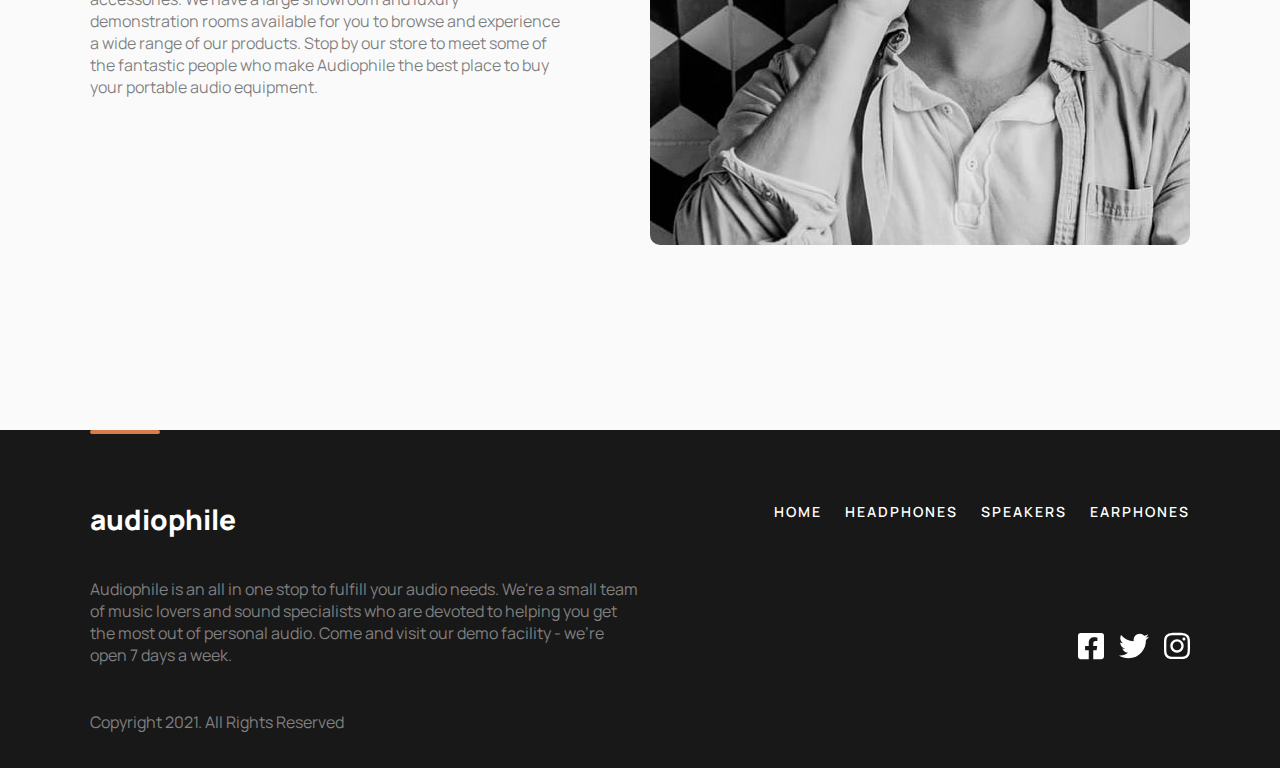
<file: headphone.html>
<!DOCTYPE html>
<html lang="en">

<head>
    <meta charset="UTF-8">
    <meta http-equiv="X-UA-Compatible" content="IE=edge">
    <meta name="viewport" content="width=device-width, initial-scale=1.0">
    <link rel="preconnect" href="https://fonts.googleapis.com">
    <link rel="preconnect" href="https://fonts.gstatic.com" crossorigin>
    <link href="https://fonts.googleapis.com/css2?family=Manrope:wght@200;300;400;500;600;700;800&display=swap"
        rel="stylesheet">
    <link rel="stylesheet" href="styles/style.css">
    <link rel="stylesheet" href="styles/product-list.css">
    <link rel="stylesheet" href="styles/responsive-styles.css">
    <title>Audiophile shop - headphones</title>
</head>

<body id="headphone-detail-page" onload="headphoneLink()">

    <section class="first-section">
        <header>
            <div class="header-line"></div>
            <div class="menu">
                <img class="icon-close-menu" src="assets/icons/icon-close-menu.svg" alt="icon-close-menu">
                <img class="icon-open-menu" src="assets/icons/icon-hamburger.svg" alt="icon-hamburger">
            </div>
            <div class="website-logo">
                <a href="index.html">
                    <h1>audiophile</h1>
                </a>
            </div>
            <nav>
                <div class="nav-links">
                    <a id="home-link" href="index.html">HOME</a>
                    <a id="headphone-link" href="headphone.html">HEADPHONES</a>
                    <a id="speaker-link" href="speaker.html">SPEAKERS</a>
                    <a id="earphone-link" href="earphone.html">EARPHONES</a>
                </div>
            </nav>
            <div class="shopping-cart">
                <img src="assets/icons/cart.svg" alt="shopping-cart-icon">
            </div>
        </header>
        <div class="detail-page-name">
            <h1>HEADPHONES</h1>
        </div>
        <div class="menu-cards-container">
            <a href="headphone.html">
                <div id="menu-headphone-card" class="menu-card">
                    <div class="menu-card-image">
                        <img src="assets/imgs/headphone.png" alt="headphone">
                    </div>
                    <span class="description">HEADPHONES</span>
                    <div class="detail-link">
                        <span id="headphone-span">SHOP</span>
                        <img src="assets/icons/angle-right-solid.svg" alt="angle-right-icon">
                    </div>
                </div>
            </a>
            <a href="speaker.html">
                <div id="menu-speaker-card" class="menu-card">
                    <div class="menu-card-image">
                        <img src="assets/imgs/speaker1.png" alt="speaker">
                    </div>
                    <span class="description">SPEAKERS</span>
                    <div class="detail-link">
                        <span id="speaker-span">SHOP</span>
                        <img src="assets/icons/angle-right-solid.svg" alt="angle-right-icon">
                    </div>
                </div>
            </a>
            <a href="earphone.html">
                <div id="menu-earphone-card" class="menu-card">
                    <div class="menu-card-image">
                        <img src="assets/imgs/earphone.png" alt="headphone">
                    </div>
                    <span class="description">EARPHONES</span>
                    <div class="detail-link">
                        <span id="earphone-span">SHOP</span>
                        <img src="assets/icons/angle-right-solid.svg" alt="angle-right-icon">
                    </div>
                </div>
            </a>
        </div>
    </section>

    <section class="second-section">
        <div class="products-container">
            <div class="product-info">
                <div class="image-container xx99mark2">
                    <img src="assets/imgs/headphone-with-background.jpg" alt="xx99 mark ||">
                </div>
                <div class="product-description">
                    <span>NEW PRODUCT</span>
                    <h1>XX99 MARK || <br> HEADPHONES</h1>
                    <p>The new XX99 Mark II headphones is the pinnacle of pristine audio. It redefines your premium
                        headphone experience by reproducing the balanced depth and precision of studio-quality sound.
                    </p>
                    <a href="xx99 mark2-detail.html"><button>SEE PRODUCT</button></a>
                </div>
            </div>
            <div class="product-info">
                <div class="product-description mark1">
                    <h1>XX99 MARK | <br> HEADPHONES</h1>
                    <p>As the gold standard for headphones, the classic XX99 Mark I offers detailed and accurate audio
                        reproduction for audiophiles, mixing engineers, and music aficionados alike in studios and on
                        the go.
                    </p>
                    <a href="xx99 mark1-detail.html"><button>SEE PRODUCT</button></a>
                </div>
                <div class="image-container xx99mark1">
                    <img src="assets/imgs/headphone-with-background2.jpg" alt="xx99 mark |">
                </div>
            </div>
            <div class="product-info">
                <div class="image-container xx59">
                    <img src="assets/imgs/headphone-with-background3.jpg" alt="xx59">
                </div>
                <div class="product-description">
                    <h1>XX59 <br> HEADPHONES</h1>
                    <p>The new XX99 Mark II headphones is the pinnacle of pristine audio. It redefines your premium
                        headphone experience by reproducing the balanced depth and precision of studio-quality sound.
                    </p>
                    <a href="xx59-detail.html"><button>SEE PRODUCT</button></a>
                </div>
            </div>
        </div>
        <div class="cards-container">
            <div id="headphone-card" class="card">
                <div class="card-image">
                    <img src="assets/imgs/headphone.png" alt="headphone">
                </div>
                <span class="description">HEADPHONES</span>
                <a class="detail-link" href="#">
                    <span id="headphone-span">SHOP</span>
                    <img src="assets/icons/angle-right-solid.svg" alt="angle-right-icon">
                </a>
            </div>
            <div id="speaker-card" class="card">
                <div class="card-image">
                    <img src="assets/imgs/speaker1.png" alt="speaker">
                </div>
                <span class="description">SPEAKERS</span>
                <a class="detail-link" href="#">
                    <span id="speaker-span">SHOP</span>
                    <img src="assets/icons/angle-right-solid.svg" alt="angle-right-icon">
                </a>
            </div>
            <div id="earphone-card" class="card">
                <div class="card-image">
                    <img src="assets/imgs/earphone.png" alt="headphone">
                </div>
                <span class="description">EARPHONES</span>
                <a class="detail-link" href="#">
                    <span id="earphone-span">SHOP</span>
                    <img src="assets/icons/angle-right-solid.svg" alt="angle-right-icon">
                </a>
            </div>
        </div>
        <div class="some-info">
            <div class="info">
                <h1>BRINGING YOU THE <span>BEST</span> AUDIO GEAR</h1>
                <p>Located at the heart of New York City, Audiophile is the premier store for high end headphones,
                    earphones, speakers, and audio accessories. We have a large showroom and luxury demonstration rooms
                    available for you to browse and experience a wide range of our products. Stop by our store to meet
                    some
                    of the fantastic people who make Audiophile the best place to buy your portable audio equipment.</p>
            </div>
            <div class="some-info-image">
                <img src="assets/imgs/headphone3.jpg" alt="man-with-headphone">
            </div>
        </div>
    </section>

    <section class="footer-section">
        <footer>
            <div class="name-and-links">
                <div class="name">
                    <div class="footer-line"></div>
                    <h1>audiophile</h1>
                </div>
                <div class="footer-page-links">
                    <a href="index.html">HOME</a>
                    <a href="headphone.html">HEADPHONES</a>
                    <a href="speaker.html">SPEAKERS</a>
                    <a href="earphone.html">EARPHONES</a>
                </div>
            </div>
            <div class="about-end-soc-links">
                <div class="about">
                    <p>Audiophile is an all in one stop to fulfill your audio needs. We're a small team of music lovers
                        and
                        sound specialists who are devoted to helping you get the most out of personal audio. Come and
                        visit
                        our
                        demo facility - we’re open 7 days a week.</p>
                </div>
                <div class="soc-links">
                    <a href="#"><img src="assets/icons/fb.svg" alt="fb-icon"></a>
                    <a href="#"><img src="assets/icons/twitter.svg" alt="twit-icon"></a>
                    <a href="#"><img src="assets/icons/insta.svg" alt="insta-icon"></a>
                </div>
            </div>
            <div class="copyright">
                <span>Copyright 2021. All Rights Reserved</span>
            </div>
        </footer>
    </section>

    <div class="hidden-container"></div>

    <script src="javascript/script.js"></script>
</body>

</html>
</file>
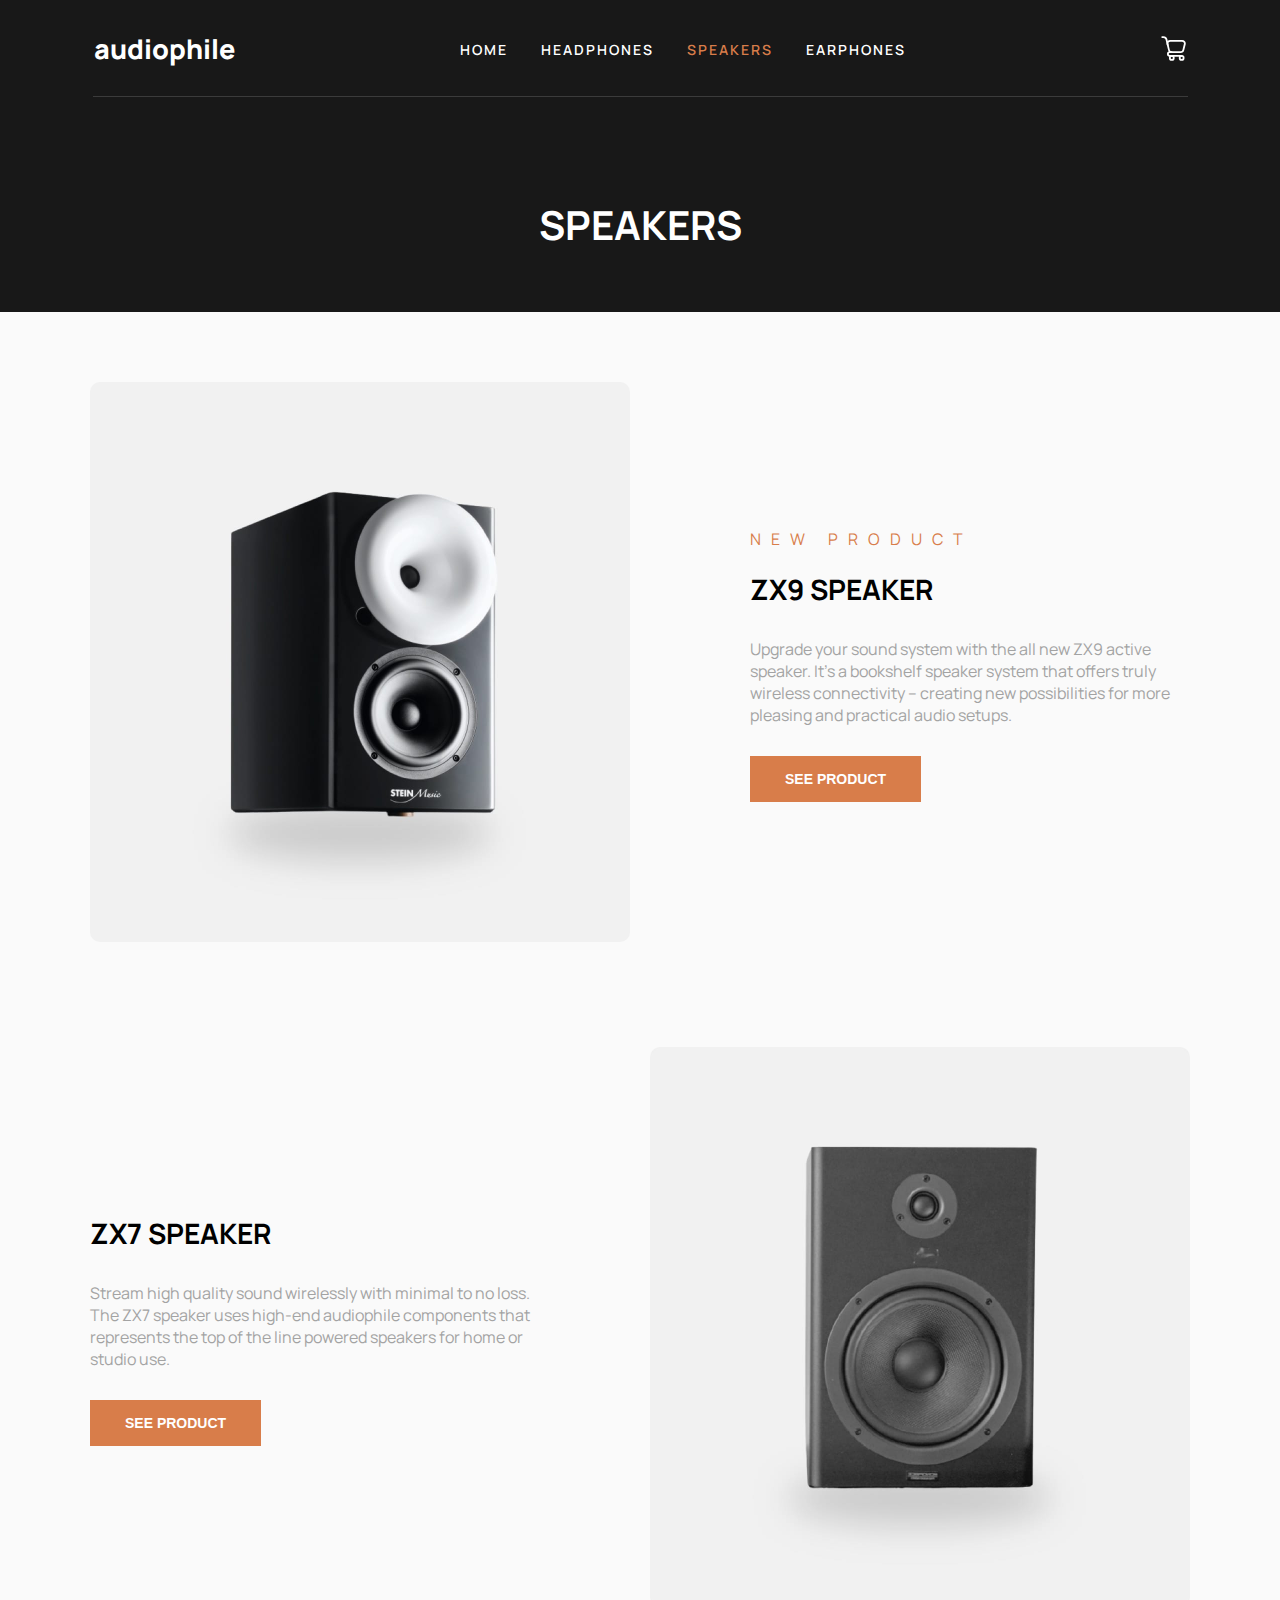
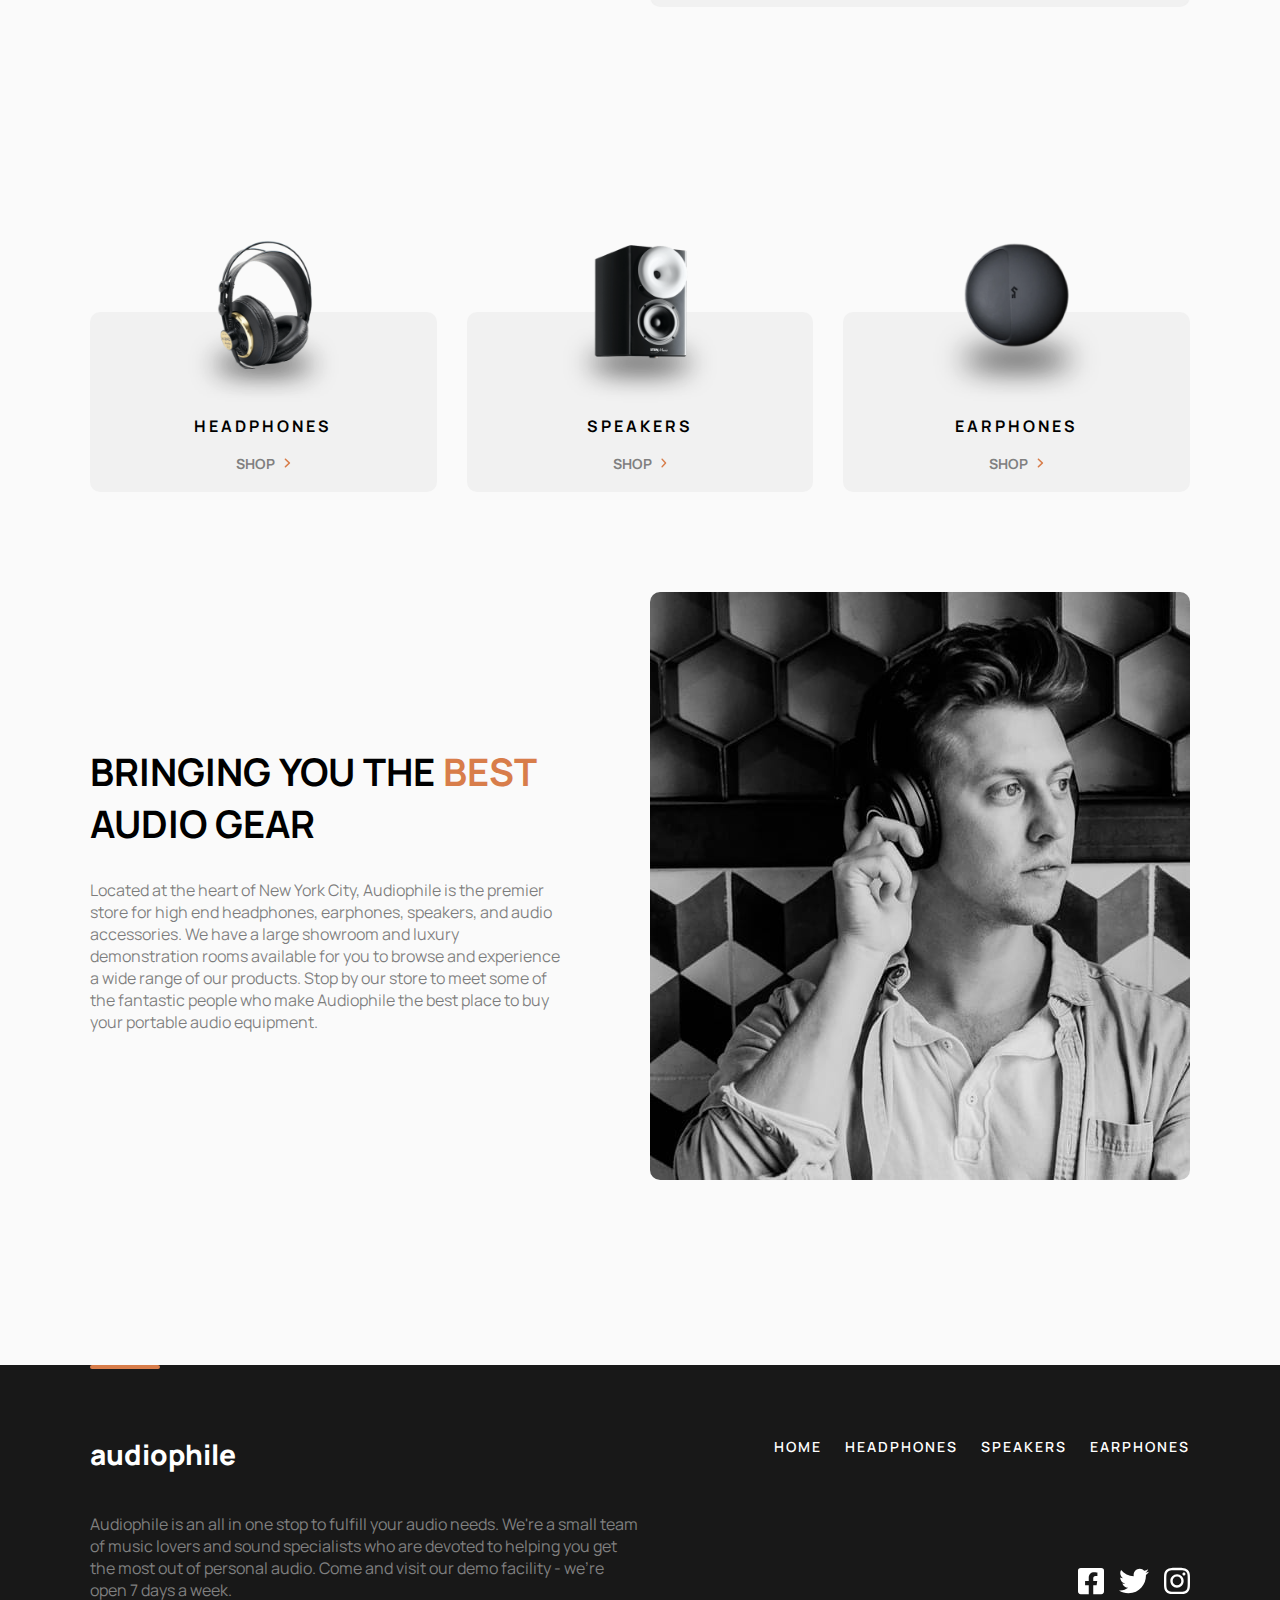
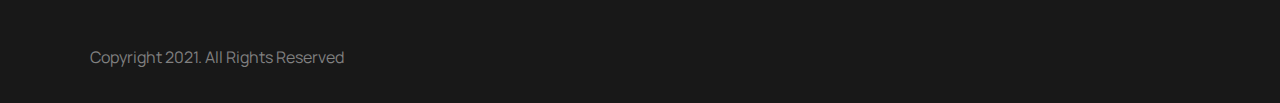
<file: speaker.html>
<!DOCTYPE html>
<html lang="en">

<head>
    <meta charset="UTF-8">
    <meta http-equiv="X-UA-Compatible" content="IE=edge">
    <meta name="viewport" content="width=device-width, initial-scale=1.0">
    <link rel="preconnect" href="https://fonts.googleapis.com">
    <link rel="preconnect" href="https://fonts.gstatic.com" crossorigin>
    <link href="https://fonts.googleapis.com/css2?family=Manrope:wght@200;300;400;500;600;700;800&display=swap"
        rel="stylesheet">
    <link rel="stylesheet" href="styles/style.css">
    <link rel="stylesheet" href="styles/product-list.css">
    <link rel="stylesheet" href="styles/responsive-styles.css">
    <title>Audiophile shop - speakers</title>
</head>

<body id="headphone-detail-page" onload="speakerLink()">

    <section class="first-section">
        <header>
            <div class="header-line"></div>
            <div class="menu">
                <img class="icon-close-menu" src="assets/icons/icon-close-menu.svg" alt="icon-close-menu">
                <img class="icon-open-menu" src="assets/icons/icon-hamburger.svg" alt="icon-hamburger">
            </div>
            <div class="website-logo">
                <a href="index.html">
                    <h1>audiophile</h1>
                </a>
            </div>
            <nav>
                <div class="nav-links">
                    <a id="home-link" href="index.html">HOME</a>
                    <a id="headphone-link" href="headphone.html">HEADPHONES</a>
                    <a id="speaker-link" href="speaker.html">SPEAKERS</a>
                    <a id="earphone-link" href="earphone.html">EARPHONES</a>
                </div>
            </nav>
            <div class="shopping-cart">
                <img src="assets/icons/cart.svg" alt="shopping-cart-icon">
            </div>
        </header>
        <div class="detail-page-name">
            <h1>SPEAKERS</h1>
        </div>
        <div class="menu-cards-container">
            <a href="headphone.html">
                <div id="menu-headphone-card" class="menu-card">
                    <div class="menu-card-image">
                        <img src="assets/imgs/headphone.png" alt="headphone">
                    </div>
                    <span class="description">HEADPHONES</span>
                    <div class="detail-link">
                        <span id="headphone-span">SHOP</span>
                        <img src="assets/icons/angle-right-solid.svg" alt="angle-right-icon">
                    </div>
                </div>
            </a>
            <a href="speaker.html">
                <div id="menu-speaker-card" class="menu-card">
                    <div class="menu-card-image">
                        <img src="assets/imgs/speaker1.png" alt="speaker">
                    </div>
                    <span class="description">SPEAKERS</span>
                    <div class="detail-link">
                        <span id="speaker-span">SHOP</span>
                        <img src="assets/icons/angle-right-solid.svg" alt="angle-right-icon">
                    </div>
                </div>
            </a>
            <a href="earphone.html">
                <div id="menu-earphone-card" class="menu-card">
                    <div class="menu-card-image">
                        <img src="assets/imgs/earphone.png" alt="headphone">
                    </div>
                    <span class="description">EARPHONES</span>
                    <div class="detail-link">
                        <span id="earphone-span">SHOP</span>
                        <img src="assets/icons/angle-right-solid.svg" alt="angle-right-icon">
                    </div>
                </div>
            </a>
        </div>
    </section>

    <section class="second-section">
        <div class="products-container">
            <div class="product-info">
                <div class="image-container zx9">
                    <img src="assets/imgs/speaker-with-background.jpg" alt="zx9 speaker">
                </div>
                <div class="product-description">
                    <span>NEW PRODUCT</span>
                    <h1>ZX9 SPEAKER</h1>
                    <p>Upgrade your sound system with the all new ZX9 active speaker. It’s a bookshelf speaker system
                        that offers truly wireless connectivity -- creating new possibilities for more pleasing and
                        practical audio setups.
                    </p>
                    <a href="zx9-detail.html"><button>SEE PRODUCT</button></a>
                </div>
            </div>
            <div class="product-info">
                <div class="product-description mark1">
                    <h1>ZX7 SPEAKER</h1>
                    <p>Stream high quality sound wirelessly with minimal to no loss. The ZX7 speaker uses high-end
                        audiophile components that represents the top of the line powered speakers for home or studio
                        use.
                    </p>
                    <a href="zx7-detail.html"><button>SEE PRODUCT</button></a>
                </div>
                <div class="image-container zx7">
                    <img src="assets/imgs/speaker-with-background2.jpg" alt="zx7 speaker">
                </div>
            </div>
        </div>
        <div class="cards-container">
            <div id="headphone-card" class="card">
                <div class="card-image">
                    <img src="assets/imgs/headphone.png" alt="headphone">
                </div>
                <span class="description">HEADPHONES</span>
                <a class="detail-link" href="#">
                    <span id="headphone-span">SHOP</span>
                    <img src="assets/icons/angle-right-solid.svg" alt="angle-right-icon">
                </a>
            </div>
            <div id="speaker-card" class="card">
                <div class="card-image">
                    <img src="assets/imgs/speaker1.png" alt="speaker">
                </div>
                <span class="description">SPEAKERS</span>
                <a class="detail-link" href="#">
                    <span id="speaker-span">SHOP</span>
                    <img src="assets/icons/angle-right-solid.svg" alt="angle-right-icon">
                </a>
            </div>
            <div id="earphone-card" class="card">
                <div class="card-image">
                    <img src="assets/imgs/earphone.png" alt="headphone">
                </div>
                <span class="description">EARPHONES</span>
                <a class="detail-link" href="#">
                    <span id="earphone-span">SHOP</span>
                    <img src="assets/icons/angle-right-solid.svg" alt="angle-right-icon">
                </a>
            </div>
        </div>
        <div class="some-info">
            <div class="info">
                <h1>BRINGING YOU THE <span>BEST</span> AUDIO GEAR</h1>
                <p>Located at the heart of New York City, Audiophile is the premier store for high end headphones,
                    earphones, speakers, and audio accessories. We have a large showroom and luxury demonstration rooms
                    available for you to browse and experience a wide range of our products. Stop by our store to meet
                    some
                    of the fantastic people who make Audiophile the best place to buy your portable audio equipment.</p>
            </div>
            <div class="some-info-image">
                <img src="assets/imgs/headphone3.jpg" alt="man-with-headphone">
            </div>
        </div>
    </section>

    <section class="footer-section">
        <footer>
            <div class="name-and-links">
                <div class="name">
                    <div class="footer-line"></div>
                    <h1>audiophile</h1>
                </div>
                <div class="footer-page-links">
                    <a href="index.html">HOME</a>
                    <a href="headphone.html">HEADPHONES</a>
                    <a href="speaker.html">SPEAKERS</a>
                    <a href="earphone.html">EARPHONES</a>
                </div>
            </div>
            <div class="about-end-soc-links">
                <div class="about">
                    <p>Audiophile is an all in one stop to fulfill your audio needs. We're a small team of music lovers
                        and
                        sound specialists who are devoted to helping you get the most out of personal audio. Come and
                        visit
                        our
                        demo facility - we’re open 7 days a week.</p>
                </div>
                <div class="soc-links">
                    <a href="#"><img src="assets/icons/fb.svg" alt="fb-icon"></a>
                    <a href="#"><img src="assets/icons/twitter.svg" alt="twit-icon"></a>
                    <a href="#"><img src="assets/icons/insta.svg" alt="insta-icon"></a>
                </div>
            </div>
            <div class="copyright">
                <span>Copyright 2021. All Rights Reserved</span>
            </div>
        </footer>
    </section>

    <div class="hidden-container"></div>

    <script src="javascript/script.js"></script>
</body>

</html>
</file>
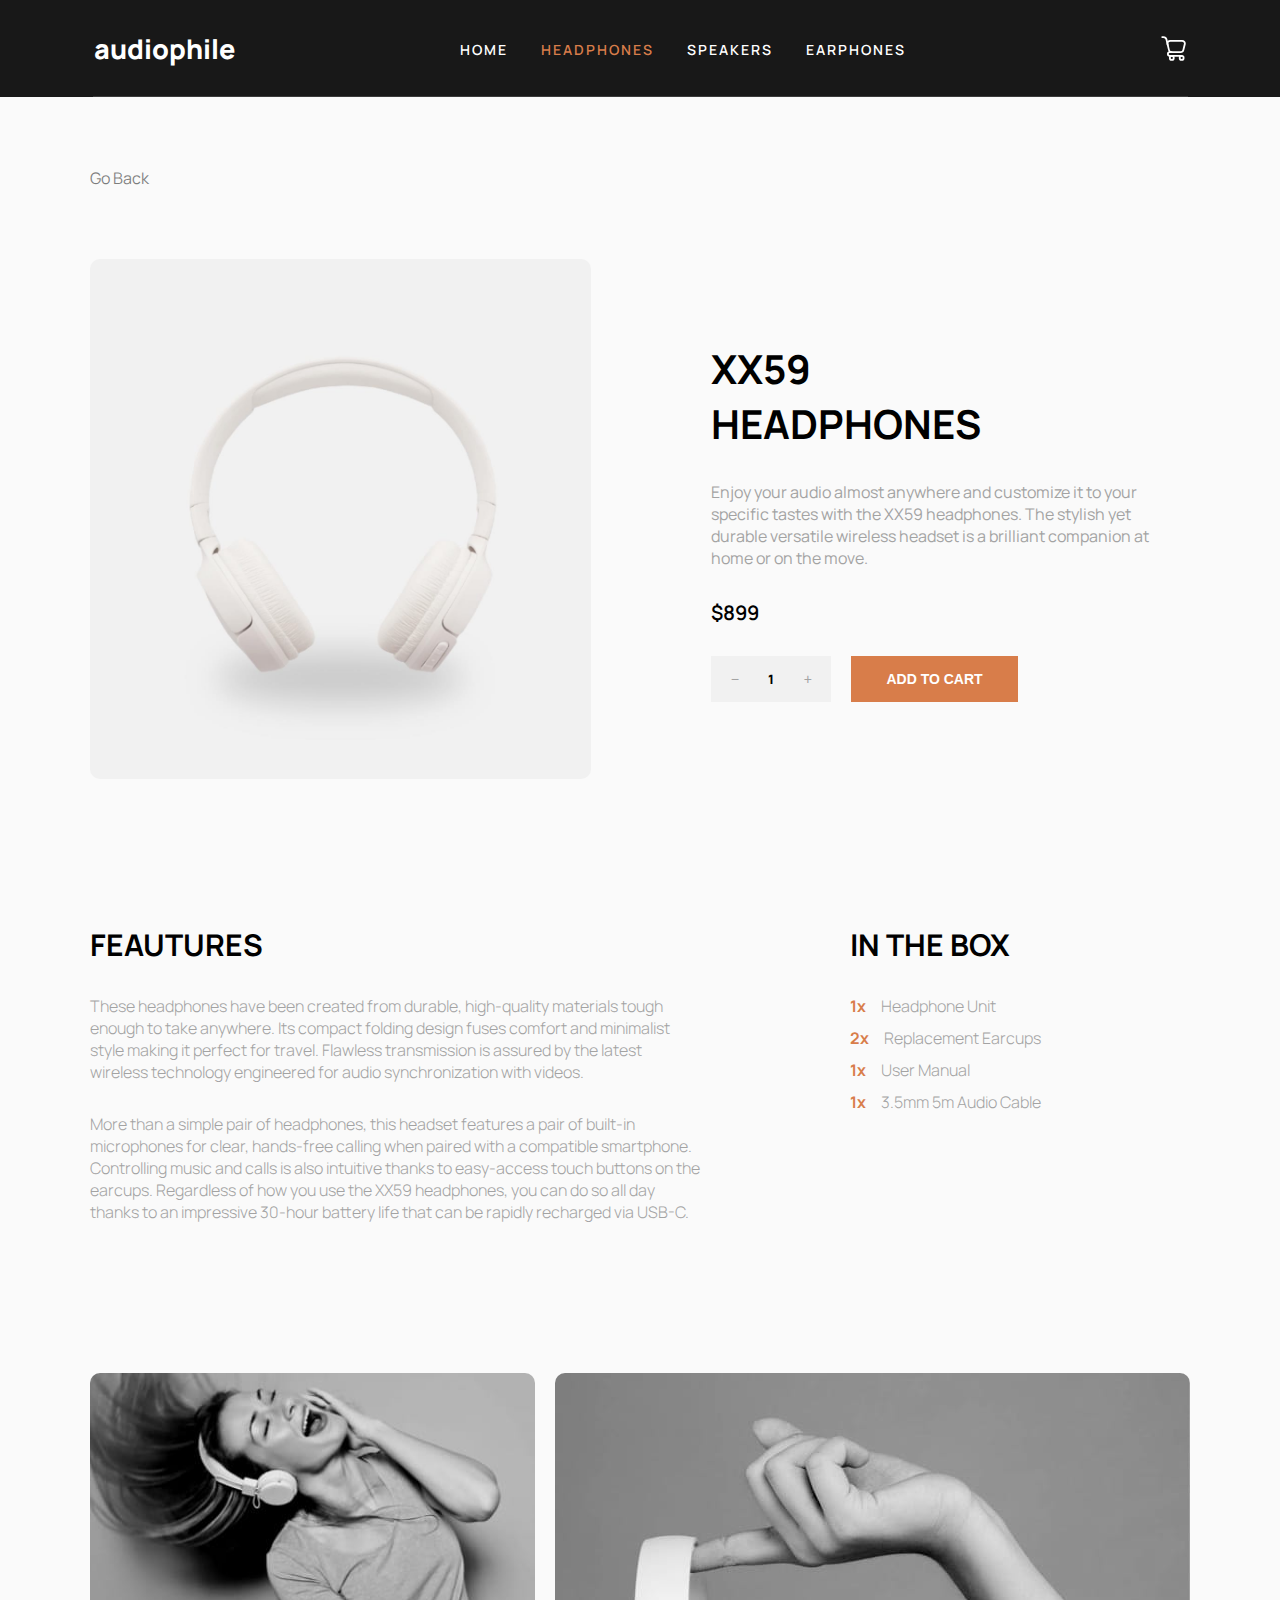
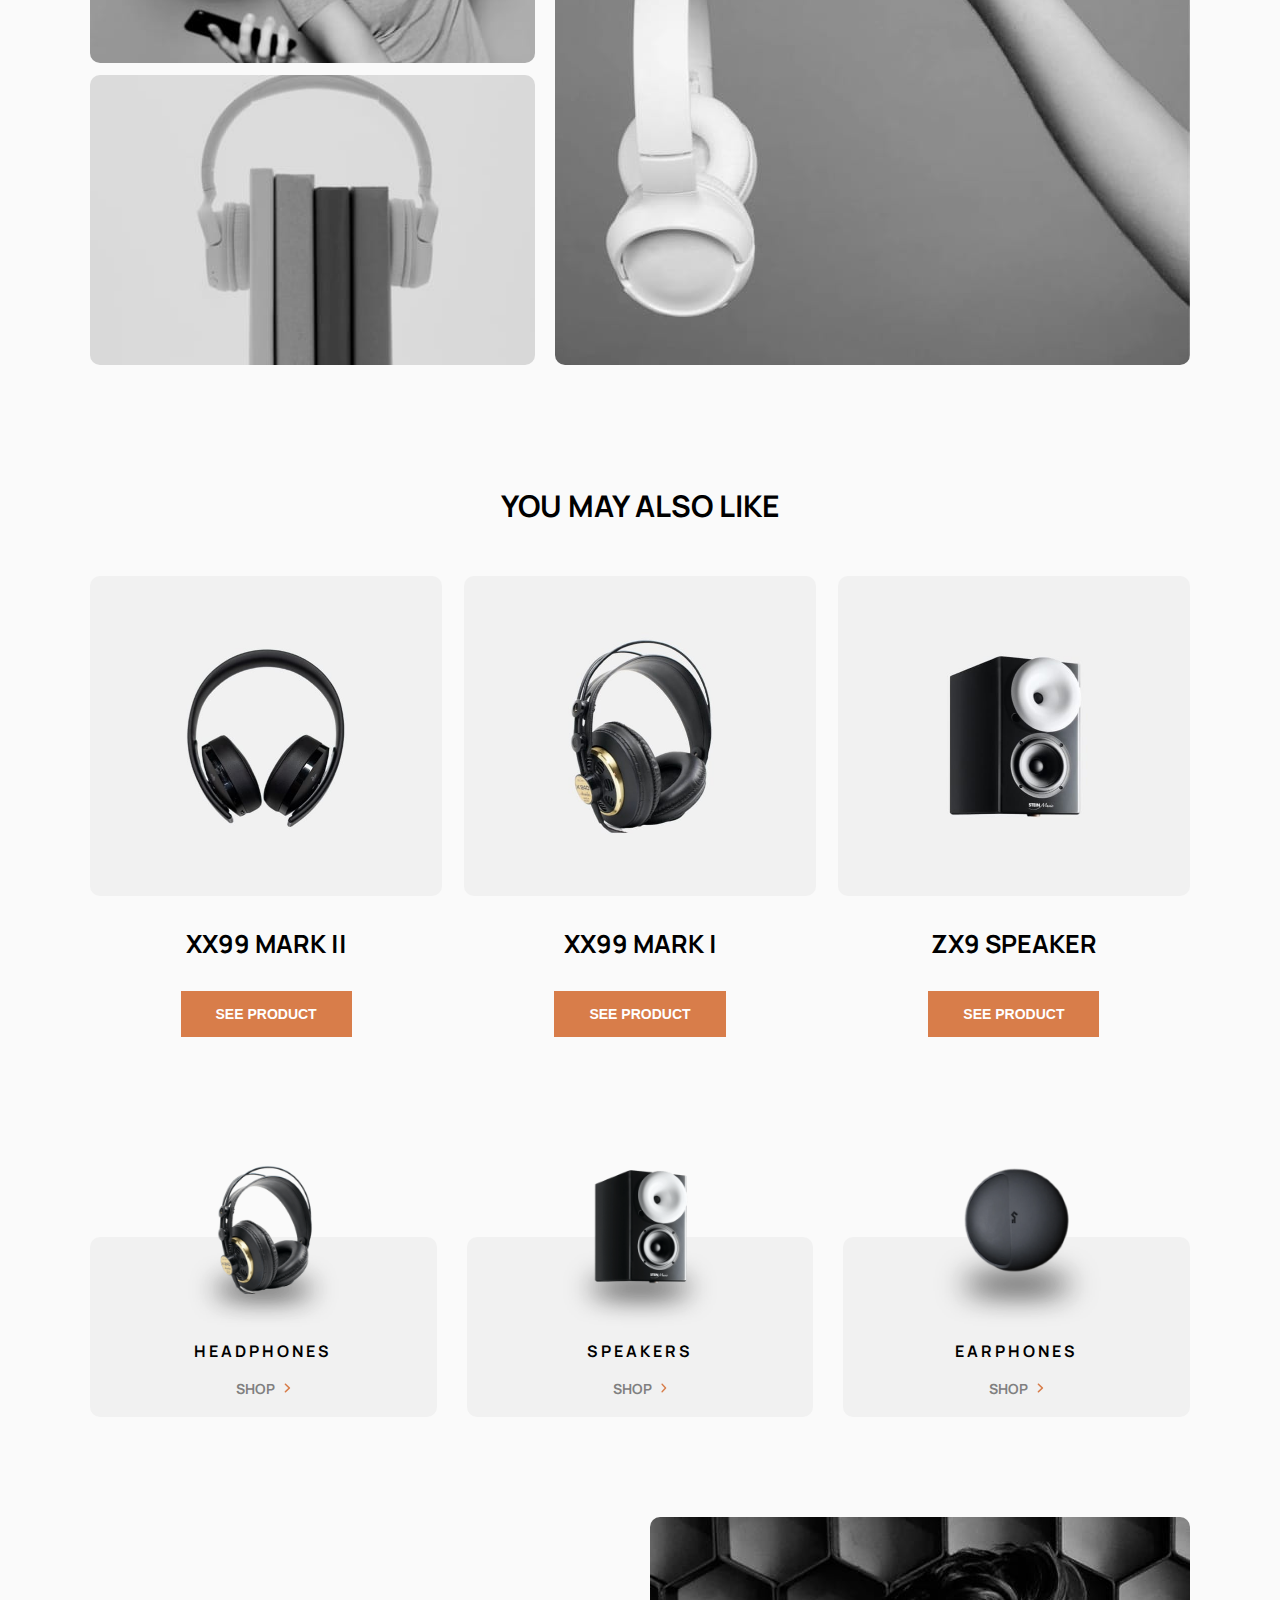
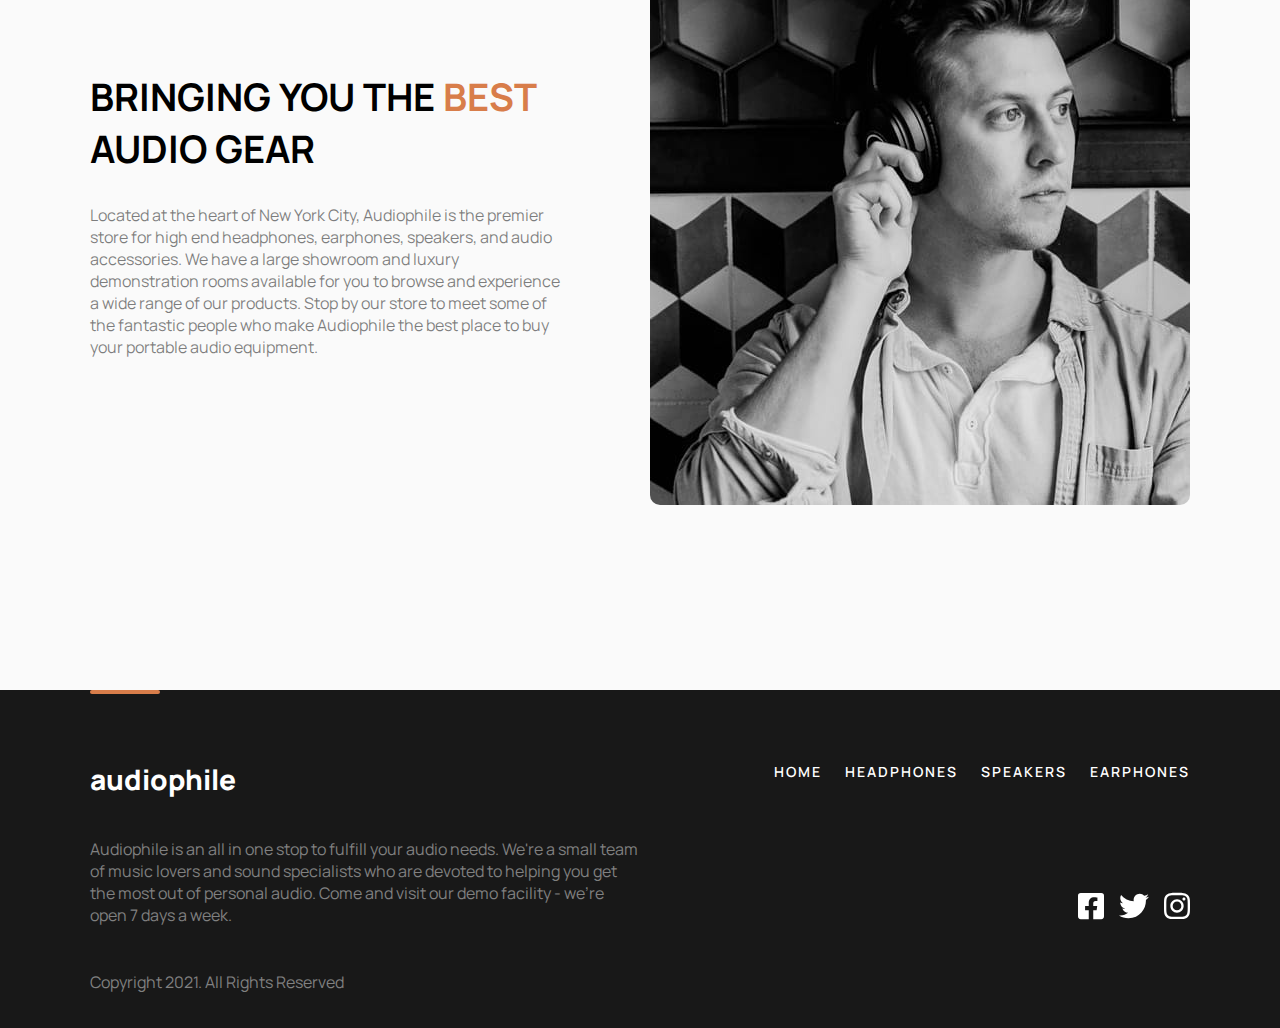
<file: xx59-detail.html>
<!DOCTYPE html>
<html lang="en">

<head>
    <meta charset="UTF-8">
    <meta http-equiv="X-UA-Compatible" content="IE=edge">
    <meta name="viewport" content="width=device-width, initial-scale=1.0">
    <link rel="preconnect" href="https://fonts.googleapis.com">
    <link rel="preconnect" href="https://fonts.gstatic.com" crossorigin>
    <link href="https://fonts.googleapis.com/css2?family=Manrope:wght@200;300;400;500;600;700;800&display=swap"
        rel="stylesheet">
    <link rel="stylesheet" href="styles/style.css">
    <link rel="stylesheet" href="styles/detail-pages.css">
    <link rel="stylesheet" href="styles/responsive-styles.css">
    <title>Audiophile shop - headphones</title>
</head>

<body id="headphone-detail-page" onload="headphoneLink()">

    <section class="first-section">
        <header>
            <div class="header-line"></div>
            <div class="menu">
                <img class="icon-close-menu" src="assets/icons/icon-close-menu.svg" alt="icon-close-menu">
                <img class="icon-open-menu" src="assets/icons/icon-hamburger.svg" alt="icon-hamburger">
            </div>
            <div class="website-logo">
                <a href="index.html">
                    <h1>audiophile</h1>
                </a>
            </div>
            <nav>
                <div class="nav-links">
                    <a id="home-link" href="index.html">HOME</a>
                    <a id="headphone-link" href="headphone.html">HEADPHONES</a>
                    <a id="speaker-link" href="speaker.html">SPEAKERS</a>
                    <a id="earphone-link" href="earphone.html">EARPHONES</a>
                </div>
            </nav>
            <div class="shopping-cart">
                <div class="item-quantity">0</div>
                <img class="shopping-cart-icon" src="assets/icons/cart.svg" alt="shopping-cart-icon">
            </div>
        </header>
        <div class="menu-cards-container">
            <a href="headphone.html">
                <div id="menu-headphone-card" class="menu-card">
                    <div class="menu-card-image">
                        <img src="assets/imgs/headphone.png" alt="headphone">
                    </div>
                    <span class="description">HEADPHONES</span>
                    <div class="detail-link">
                        <span id="headphone-span">SHOP</span>
                        <img src="assets/icons/angle-right-solid.svg" alt="angle-right-icon">
                    </div>
                </div>
            </a>
            <a href="speaker.html">
                <div id="menu-speaker-card" class="menu-card">
                    <div class="menu-card-image">
                        <img src="assets/imgs/speaker1.png" alt="speaker">
                    </div>
                    <span class="description">SPEAKERS</span>
                    <div class="detail-link">
                        <span id="speaker-span">SHOP</span>
                        <img src="assets/icons/angle-right-solid.svg" alt="angle-right-icon">
                    </div>
                </div>
            </a>
            <a href="earphone.html">
                <div id="menu-earphone-card" class="menu-card">
                    <div class="menu-card-image">
                        <img src="assets/imgs/earphone.png" alt="headphone">
                    </div>
                    <span class="description">EARPHONES</span>
                    <div class="detail-link">
                        <span id="earphone-span">SHOP</span>
                        <img src="assets/icons/angle-right-solid.svg" alt="angle-right-icon">
                    </div>
                </div>
            </a>
        </div>
    </section>

    <section class="second-section">
        <div class="addcart-info">
            <div class="cart-of-items">
                <div class="empty-cart">
                    <h1>Your cart is empty</h1>
                    <img src="assets/icons/cart2.svg" alt="shopping-cart">
                    <a href="xx59-detail.html"><button class="click-btn">CLICK FOR GO BACK</button></a>
                </div>
                <div class="cart-info">
                    <div class="cart-header">
                        <h1>CART(<span class="item-number">1</span>)</h1>
                        <a href="#">Remove All</a>
                    </div>
                    <div class="cart-product">
                        <div class="cart-image">
                            <img src="assets/imgs/headphone-with-background5.jpg" alt="xx59">
                            <div class="product-name-and-price">
                                <span class="product-name"> XX59</span>
                                <span class="product-price">$899</span>
                            </div>
                            <div class="quantity xx59">
                                <button class="cart-minus">&minus;</button>
                                <div class="cart-qty"></div>
                                <button class="cart-plus">&plus;</button>
                            </div>
                        </div>
                    </div>
                    <div class="cart-footer">
                        <span>TOTAL</span>
                        <span class="total-price">899</span>
                    </div>
                    <button class="checkout-btn">CHECKOUT</button>
                    <a href="xx59-detail.html"><button class="click-btn">CLICK FOR GO BACK</button></a>
                </div>
            </div>
        </div>
        <div class="go-back">
            <a href="./headphone.html">Go Back</a>
        </div>
        <div class="product-info detail">
            <div class="image-container xx59-detail">
                <img src="assets/imgs/headphone-with-background3.jpg" alt="xx99 mark ||">
            </div>
            <div class="product-description">
                <h1>XX59 <br> HEADPHONES</h1>
                <p>Enjoy your audio almost anywhere and customize it to your specific tastes with the XX59 headphones.
                    The stylish yet durable versatile wireless headset is a brilliant companion at home or on the move.
                </p>
                <div class="price">
                    $899
                </div>
                <div class="choice">
                    <div class="quantity">
                        <button class="minus">&minus;</button>
                        <div class="qty">1</div>
                        <button class="plus">&plus;</button>
                    </div>
                    <button class="add-cart">ADD TO CART</button>
                </div>
            </div>
        </div>
        <div class="product-feautures">
            <div class="feautures">
                <h1>FEAUTURES</h1>
                <p class="first-p">These headphones have been created from durable, high-quality materials tough enough
                    to take anywhere. Its compact folding design fuses comfort and minimalist style making it perfect
                    for travel. Flawless transmission is assured by the latest wireless technology engineered for audio
                    synchronization with videos.
                </p>
                <p>More than a simple pair of headphones, this headset features a pair of built-in microphones for
                    clear, hands-free calling when paired with a compatible smartphone. Controlling music and calls is
                    also intuitive thanks to easy-access touch buttons on the earcups. Regardless of how you use the
                    XX59 headphones, you can do so all day thanks to an impressive 30-hour battery life that can be
                    rapidly recharged via USB-C.
                </p>
            </div>
            <div class="include">
                <h1>IN THE BOX</h1>
                <div class="items">
                    <span class="item"><span class="qty">1x</span> &nbsp; &nbsp; Headphone Unit</span>
                    <span class="item"><span class="qty">2x</span> &nbsp; &nbsp; Replacement Earcups</span>
                    <span class="item"><span class="qty">1x</span> &nbsp; &nbsp; User Manual</span>
                    <span class="item"><span class="qty">1x</span> &nbsp; &nbsp; 3.5mm 5m Audio Cable</span>
                </div>
            </div>
        </div>
        <div class="product-images">
            <div class="img">
                <img class="small-img first" src="assets/imgs/product-images6.jpg" alt="xx99 mark2">
                <img class="small-img" src="assets/imgs/product-images8.jpg" alt="xx99 mark2">
            </div>
            <img class="big-img" src="assets/imgs/product-images7.jpg" alt="xx99 mark2">
        </div>
        <div class="suggest-section">
            <h1>YOU MAY ALSO LIKE</h1>
            <div class="suggest-cards">
                <div class="suggest-card">
                    <img src="assets/imgs/headphone-with-background6.jpg" alt="xx99 mark2">
                    <h1>XX99 MARK ||</h1>
                    <a href="xx99 mark2-detail.html"><button>SEE PRODUCT</button></a>
                </div>
                <div class="suggest-card">
                    <img src="assets/imgs/headphone-with-background4.jpg" alt="xx59">
                    <h1>XX99 MARK |</h1>
                    <a href="xx99 mark1-detail.html"><button>SEE PRODUCT</button></a>
                </div>
                <div class="suggest-card">
                    <img src="assets/imgs/speaker-with-background3.jpg" alt="zx9 speaker">
                    <h1>ZX9 SPEAKER</h1>
                    <a href="zx9-detail.html"><button>SEE PRODUCT</button></a>
                </div>
            </div>
        </div>
        <div class="cards-container">
            <div id="headphone-card" class="card">
                <div class="card-image">
                    <img src="assets/imgs/headphone.png" alt="headphone">
                </div>
                <span class="description">HEADPHONES</span>
                <a class="detail-link" href="#">
                    <span id="headphone-span">SHOP</span>
                    <img src="assets/icons/angle-right-solid.svg" alt="angle-right-icon">
                </a>
            </div>
            <div id="speaker-card" class="card">
                <div class="card-image">
                    <img src="assets/imgs/speaker1.png" alt="speaker">
                </div>
                <span class="description">SPEAKERS</span>
                <a class="detail-link" href="#">
                    <span id="speaker-span">SHOP</span>
                    <img src="assets/icons/angle-right-solid.svg" alt="angle-right-icon">
                </a>
            </div>
            <div id="earphone-card" class="card">
                <div class="card-image">
                    <img src="assets/imgs/earphone.png" alt="headphone">
                </div>
                <span class="description">EARPHONES</span>
                <a class="detail-link" href="#">
                    <span id="earphone-span">SHOP</span>
                    <img src="assets/icons/angle-right-solid.svg" alt="angle-right-icon">
                </a>
            </div>
        </div>
        <div class="some-info">
            <div class="info">
                <h1>BRINGING YOU THE <span>BEST</span> AUDIO GEAR</h1>
                <p>Located at the heart of New York City, Audiophile is the premier store for high end headphones,
                    earphones, speakers, and audio accessories. We have a large showroom and luxury demonstration rooms
                    available for you to browse and experience a wide range of our products. Stop by our store to meet
                    some
                    of the fantastic people who make Audiophile the best place to buy your portable audio equipment.</p>
            </div>
            <div class="some-info-image">
                <img src="assets/imgs/headphone3.jpg" alt="man-with-headphone">
            </div>
        </div>
    </section>

    <section class="footer-section">
        <footer>
            <div class="name-and-links">
                <div class="name">
                    <div class="footer-line"></div>
                    <h1>audiophile</h1>
                </div>
                <div class="footer-page-links">
                    <a href="index.html">HOME</a>
                    <a href="headphone.html">HEADPHONES</a>
                    <a href="speaker.html">SPEAKERS</a>
                    <a href="earphone.html">EARPHONES</a>
                </div>
            </div>
            <div class="about-end-soc-links">
                <div class="about">
                    <p>Audiophile is an all in one stop to fulfill your audio needs. We're a small team of music lovers
                        and
                        sound specialists who are devoted to helping you get the most out of personal audio. Come and
                        visit
                        our
                        demo facility - we’re open 7 days a week.</p>
                </div>
                <div class="soc-links">
                    <a href="#"><img src="assets/icons/fb.svg" alt="fb-icon"></a>
                    <a href="#"><img src="assets/icons/twitter.svg" alt="twit-icon"></a>
                    <a href="#"><img src="assets/icons/insta.svg" alt="insta-icon"></a>
                </div>
            </div>
            <div class="copyright">
                <span>Copyright 2021. All Rights Reserved</span>
            </div>
        </footer>
    </section>

    <div class="hidden-container"></div>

    <script src="javascript/detail-pages.js"></script>
    <script src="javascript/script.js"></script>
</body>

</html>
</file>
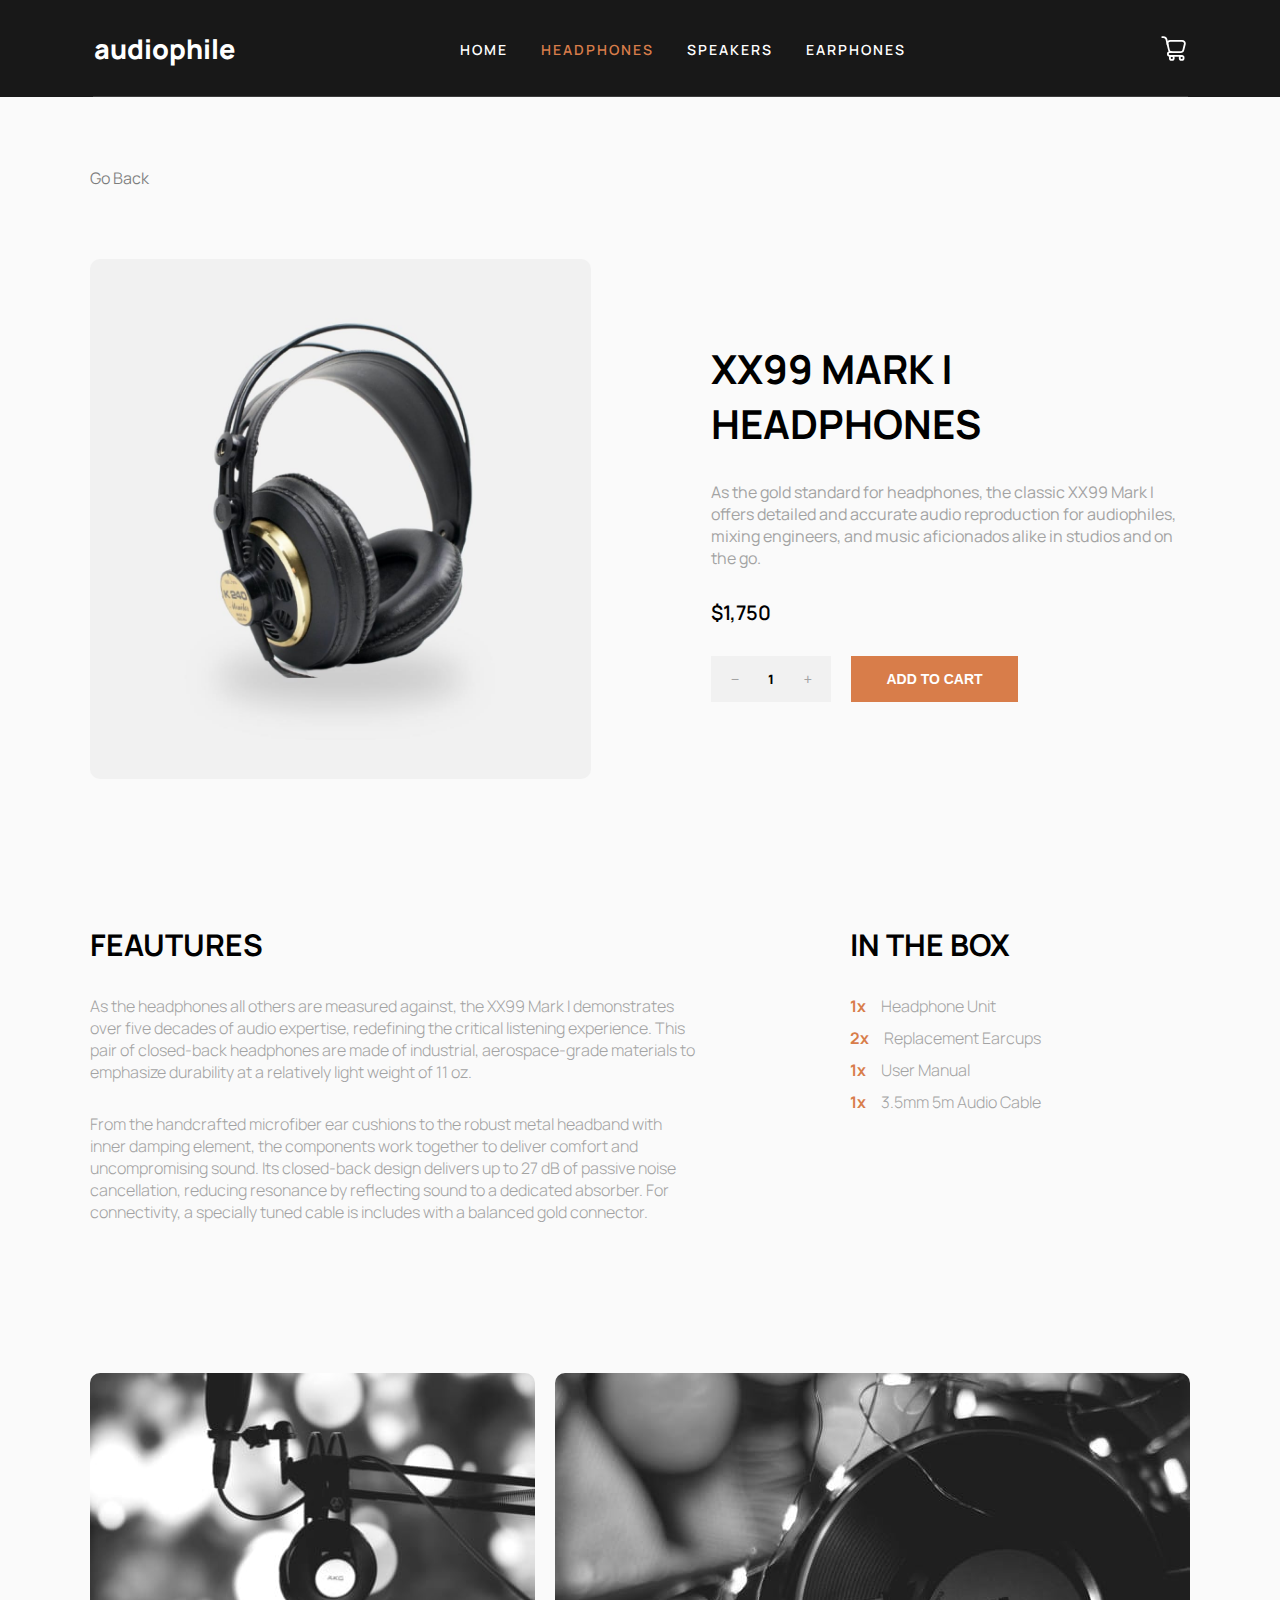
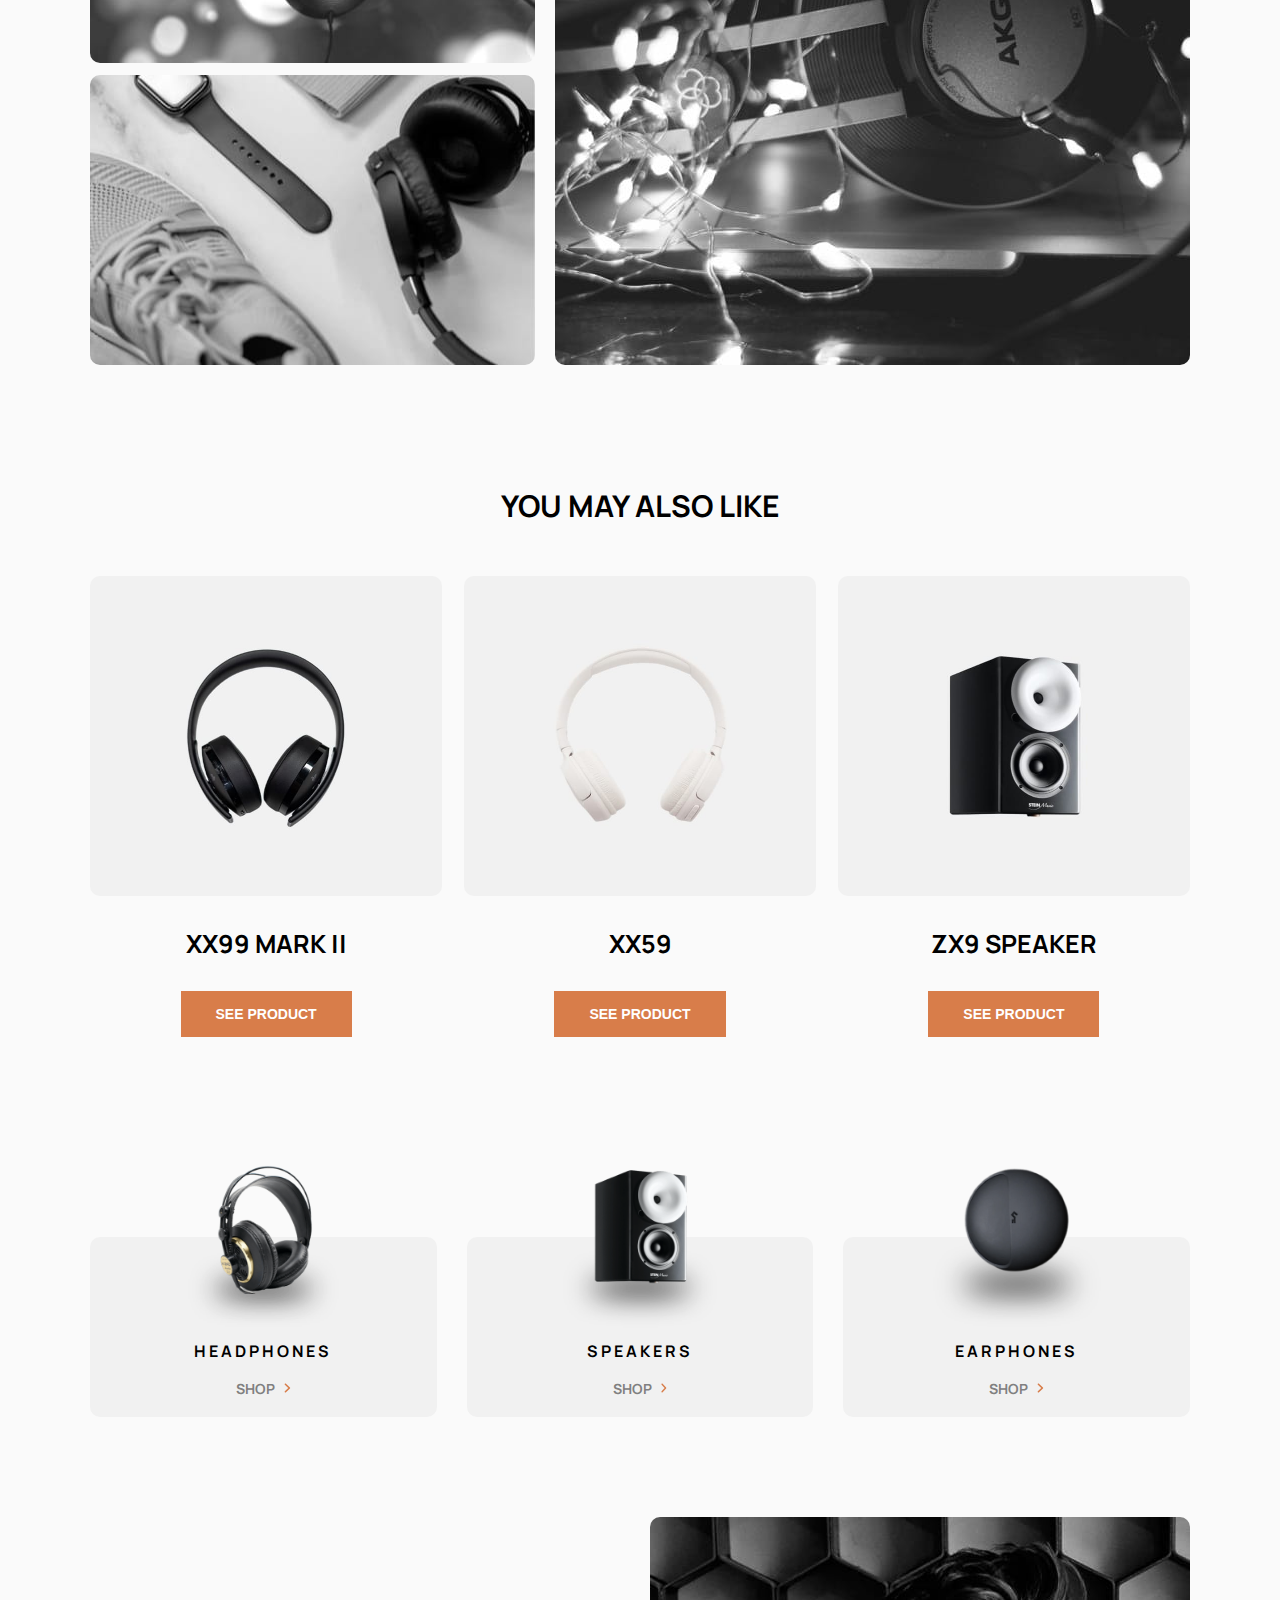
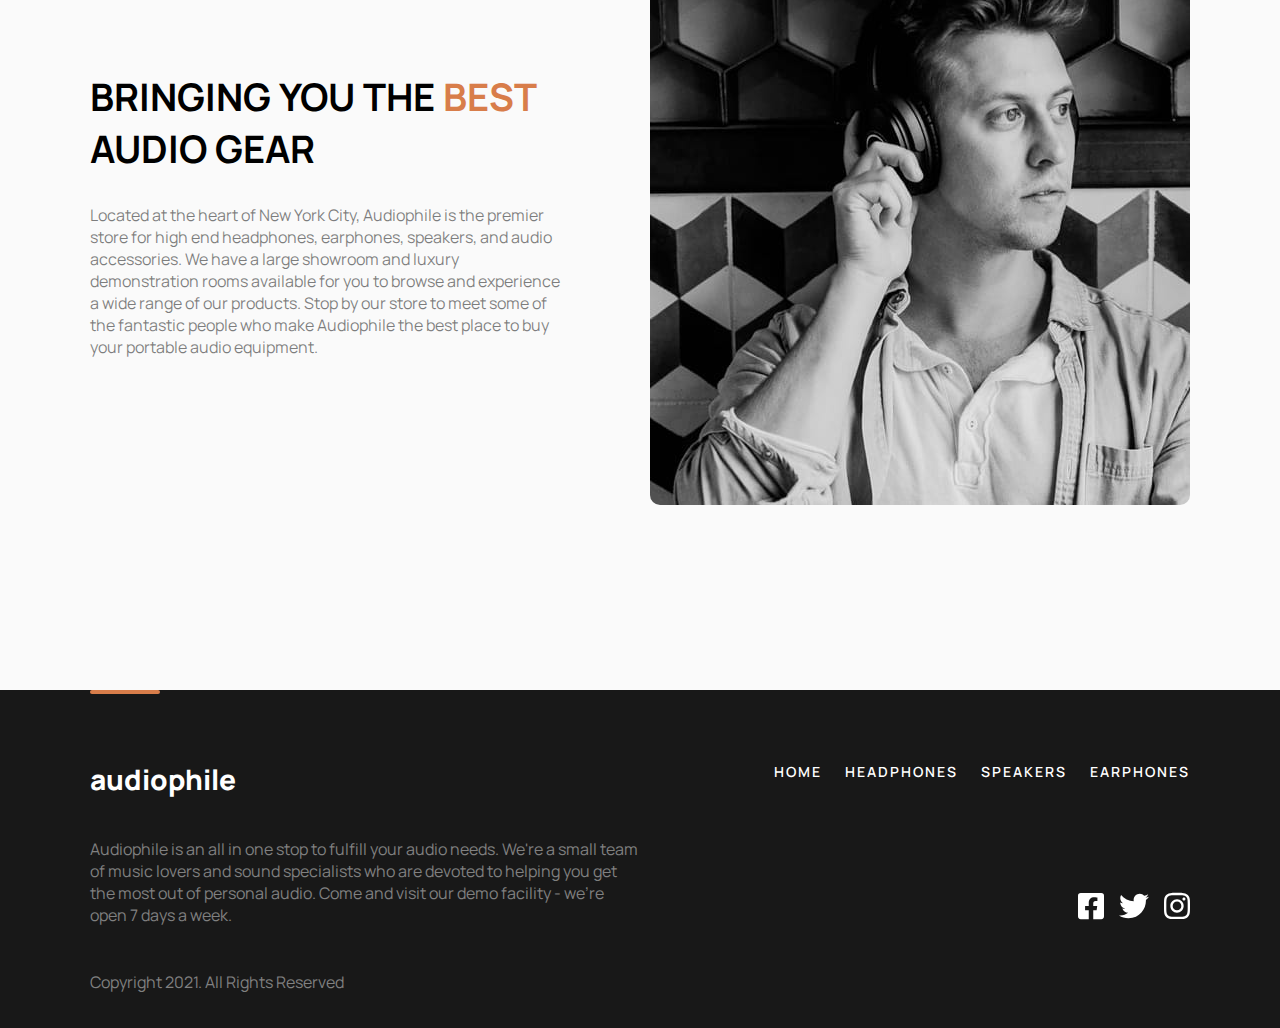
<file: xx99 mark1-detail.html>
<!DOCTYPE html>
<html lang="en">

<head>
    <meta charset="UTF-8">
    <meta http-equiv="X-UA-Compatible" content="IE=edge">
    <meta name="viewport" content="width=device-width, initial-scale=1.0">
    <link rel="preconnect" href="https://fonts.googleapis.com">
    <link rel="preconnect" href="https://fonts.gstatic.com" crossorigin>
    <link href="https://fonts.googleapis.com/css2?family=Manrope:wght@200;300;400;500;600;700;800&display=swap"
        rel="stylesheet">
    <link rel="stylesheet" href="styles/style.css">
    <link rel="stylesheet" href="styles/detail-pages.css">
    <link rel="stylesheet" href="styles/responsive-styles.css">
    <title>Audiophile shop - headphones</title>
</head>

<body id="headphone-detail-page" onload="headphoneLink()">

    <section class="first-section">
        <header>
            <div class="header-line"></div>
            <div class="menu">
                <img class="icon-close-menu" src="assets/icons/icon-close-menu.svg" alt="icon-close-menu">
                <img class="icon-open-menu" src="assets/icons/icon-hamburger.svg" alt="icon-hamburger">
            </div>
            <div class="website-logo">
                <a href="index.html">
                    <h1>audiophile</h1>
                </a>
            </div>
            <nav>
                <div class="nav-links">
                    <a id="home-link" href="index.html">HOME</a>
                    <a id="headphone-link" href="headphone.html">HEADPHONES</a>
                    <a id="speaker-link" href="speaker.html">SPEAKERS</a>
                    <a id="earphone-link" href="earphone.html">EARPHONES</a>
                </div>
            </nav>
            <div class="shopping-cart">
                <div class="item-quantity">0</div>
                <img class="shopping-cart-icon" src="assets/icons/cart.svg" alt="shopping-cart-icon">
            </div>
        </header>
        <div class="menu-cards-container">
            <a href="headphone.html">
                <div id="menu-headphone-card" class="menu-card">
                    <div class="menu-card-image">
                        <img src="assets/imgs/headphone.png" alt="headphone">
                    </div>
                    <span class="description">HEADPHONES</span>
                    <div class="detail-link">
                        <span id="headphone-span">SHOP</span>
                        <img src="assets/icons/angle-right-solid.svg" alt="angle-right-icon">
                    </div>
                </div>
            </a>
            <a href="speaker.html">
                <div id="menu-speaker-card" class="menu-card">
                    <div class="menu-card-image">
                        <img src="assets/imgs/speaker1.png" alt="speaker">
                    </div>
                    <span class="description">SPEAKERS</span>
                    <div class="detail-link">
                        <span id="speaker-span">SHOP</span>
                        <img src="assets/icons/angle-right-solid.svg" alt="angle-right-icon">
                    </div>
                </div>
            </a>
            <a href="earphone.html">
                <div id="menu-earphone-card" class="menu-card">
                    <div class="menu-card-image">
                        <img src="assets/imgs/earphone.png" alt="headphone">
                    </div>
                    <span class="description">EARPHONES</span>
                    <div class="detail-link">
                        <span id="earphone-span">SHOP</span>
                        <img src="assets/icons/angle-right-solid.svg" alt="angle-right-icon">
                    </div>
                </div>
            </a>
        </div>
    </section>

    <section class="second-section">
        <div class="addcart-info">
            <div class="cart-of-items">
                <div class="empty-cart">
                    <h1>Your cart is empty</h1>
                    <img src="assets/icons/cart2.svg" alt="shopping-cart">
                    <a href="xx99 mark1-detail.html"><button class="click-btn">CLICK FOR GO BACK</button></a>
                </div>
                <div class="cart-info">
                    <div class="cart-header">
                        <h1>CART(<span class="item-number">1</span>)</h1>
                        <a href="#">Remove All</a>
                    </div>
                    <div class="cart-product">
                        <div class="cart-image">
                            <img src="assets/imgs/headphone-with-background4.jpg" alt="xx99 mark1">
                            <div class="product-name-and-price">
                                <span class="product-name"> XX99 MK |</span>
                                <span class="product-price">$1,750</span>
                            </div>
                            <div class="quantity">
                                <button class="cart-minus">&minus;</button>
                                <div class="cart-qty"></div>
                                <button class="cart-plus">&plus;</button>
                            </div>
                        </div>
                    </div>
                    <div class="cart-footer">
                        <span>TOTAL</span>
                        <span class="total-price">1750</span>
                    </div>
                    <button class="checkout-btn">CHECKOUT</button>
                    <a href="xx99 mark1-detail.html"><button class="click-btn">CLICK FOR GO BACK</button></a>
                </div>
            </div>
        </div>
        <div class="go-back">
            <a href="./headphone.html">Go Back</a>
        </div>
        <div class="product-info detail">
            <div class="image-container xx99mark1-detail">
                <img src="assets/imgs/headphone-with-background2.jpg" alt="xx99 mark ||">
            </div>
            <div class="product-description">
                <h1>XX99 MARK | <br> HEADPHONES</h1>
                <p>As the gold standard for headphones, the classic XX99 Mark I offers detailed and accurate audio
                    reproduction for audiophiles, mixing engineers, and music aficionados alike in studios and on the
                    go.
                </p>
                <div class="price">
                    $1,750
                </div>
                <div class="choice">
                    <div class="quantity">
                        <button class="minus">&minus;</button>
                        <div class="qty">1</div>
                        <button class="plus">&plus;</button>
                    </div>
                    <button class="add-cart">ADD TO CART</button>
                </div>
            </div>
        </div>
        <div class="product-feautures">
            <div class="feautures">
                <h1>FEAUTURES</h1>
                <p class="first-p">As the headphones all others are measured against, the XX99 Mark I demonstrates over
                    five decades of audio expertise, redefining the critical listening experience. This pair of
                    closed-back headphones are made of industrial, aerospace-grade materials to emphasize durability at
                    a relatively light weight of 11 oz.
                </p>
                <p>From the handcrafted microfiber ear cushions to the robust metal headband with inner damping element,
                    the components work together to deliver comfort and uncompromising sound. Its closed-back design
                    delivers up to 27 dB of passive noise cancellation, reducing resonance by reflecting sound to a
                    dedicated absorber. For connectivity, a specially tuned cable is includes with a balanced gold
                    connector.
                </p>
            </div>
            <div class="include">
                <h1>IN THE BOX</h1>
                <div class="items">
                    <span class="item"><span class="qty">1x</span> &nbsp; &nbsp; Headphone Unit</span>
                    <span class="item"><span class="qty">2x</span> &nbsp; &nbsp; Replacement Earcups</span>
                    <span class="item"><span class="qty">1x</span> &nbsp; &nbsp; User Manual</span>
                    <span class="item"><span class="qty">1x</span> &nbsp; &nbsp; 3.5mm 5m Audio Cable</span>
                </div>
            </div>
        </div>
        <div class="product-images">
            <div class="img">
                <img class="small-img first" src="assets/imgs/product-images3.jpg" alt="xx99 mark2">
                <img class="small-img" src="assets/imgs/product-images5.jpg" alt="xx99 mark2">
            </div>
            <img class="big-img" src="assets/imgs/product-images4.jpg" alt="xx99 mark2">
        </div>
        <div class="suggest-section">
            <h1>YOU MAY ALSO LIKE</h1>
            <div class="suggest-cards">
                <div class="suggest-card">
                    <img src="assets/imgs/headphone-with-background6.jpg" alt="xx99 mark2">
                    <h1>XX99 MARK ||</h1>
                    <a href="xx99 mark2-detail.html"><button>SEE PRODUCT</button></a>
                </div>
                <div class="suggest-card">
                    <img src="assets/imgs/headphone-with-background5.jpg" alt="xx59">
                    <h1>XX59</h1>
                    <a href="xx59-detail.html"><button>SEE PRODUCT</button></a>
                </div>
                <div class="suggest-card">
                    <img src="assets/imgs/speaker-with-background3.jpg" alt="zx9 speaker">
                    <h1>ZX9 SPEAKER</h1>
                    <a href="zx9-detail.html"><button>SEE PRODUCT</button></a>
                </div>
            </div>
        </div>
        <div class="cards-container">
            <div id="headphone-card" class="card">
                <div class="card-image">
                    <img src="assets/imgs/headphone.png" alt="headphone">
                </div>
                <span class="description">HEADPHONES</span>
                <a class="detail-link" href="#">
                    <span id="headphone-span">SHOP</span>
                    <img src="assets/icons/angle-right-solid.svg" alt="angle-right-icon">
                </a>
            </div>
            <div id="speaker-card" class="card">
                <div class="card-image">
                    <img src="assets/imgs/speaker1.png" alt="speaker">
                </div>
                <span class="description">SPEAKERS</span>
                <a class="detail-link" href="#">
                    <span id="speaker-span">SHOP</span>
                    <img src="assets/icons/angle-right-solid.svg" alt="angle-right-icon">
                </a>
            </div>
            <div id="earphone-card" class="card">
                <div class="card-image">
                    <img src="assets/imgs/earphone.png" alt="headphone">
                </div>
                <span class="description">EARPHONES</span>
                <a class="detail-link" href="#">
                    <span id="earphone-span">SHOP</span>
                    <img src="assets/icons/angle-right-solid.svg" alt="angle-right-icon">
                </a>
            </div>
        </div>
        <div class="some-info">
            <div class="info">
                <h1>BRINGING YOU THE <span>BEST</span> AUDIO GEAR</h1>
                <p>Located at the heart of New York City, Audiophile is the premier store for high end headphones,
                    earphones, speakers, and audio accessories. We have a large showroom and luxury demonstration rooms
                    available for you to browse and experience a wide range of our products. Stop by our store to meet
                    some
                    of the fantastic people who make Audiophile the best place to buy your portable audio equipment.</p>
            </div>
            <div class="some-info-image">
                <img src="assets/imgs/headphone3.jpg" alt="man-with-headphone">
            </div>
        </div>
    </section>

    <section class="footer-section">
        <footer>
            <div class="name-and-links">
                <div class="name">
                    <div class="footer-line"></div>
                    <h1>audiophile</h1>
                </div>
                <div class="footer-page-links">
                    <a href="index.html">HOME</a>
                    <a href="headphone.html">HEADPHONES</a>
                    <a href="speaker.html">SPEAKERS</a>
                    <a href="earphone.html">EARPHONES</a>
                </div>
            </div>
            <div class="about-end-soc-links">
                <div class="about">
                    <p>Audiophile is an all in one stop to fulfill your audio needs. We're a small team of music lovers
                        and
                        sound specialists who are devoted to helping you get the most out of personal audio. Come and
                        visit
                        our
                        demo facility - we’re open 7 days a week.</p>
                </div>
                <div class="soc-links">
                    <a href="#"><img src="assets/icons/fb.svg" alt="fb-icon"></a>
                    <a href="#"><img src="assets/icons/twitter.svg" alt="twit-icon"></a>
                    <a href="#"><img src="assets/icons/insta.svg" alt="insta-icon"></a>
                </div>
            </div>
            <div class="copyright">
                <span>Copyright 2021. All Rights Reserved</span>
            </div>
        </footer>
    </section>

    <div class="hidden-container"></div>

    <script src="javascript/detail-pages.js"></script>
    <script src="javascript/script.js"></script>
</body>

</html>
</file>
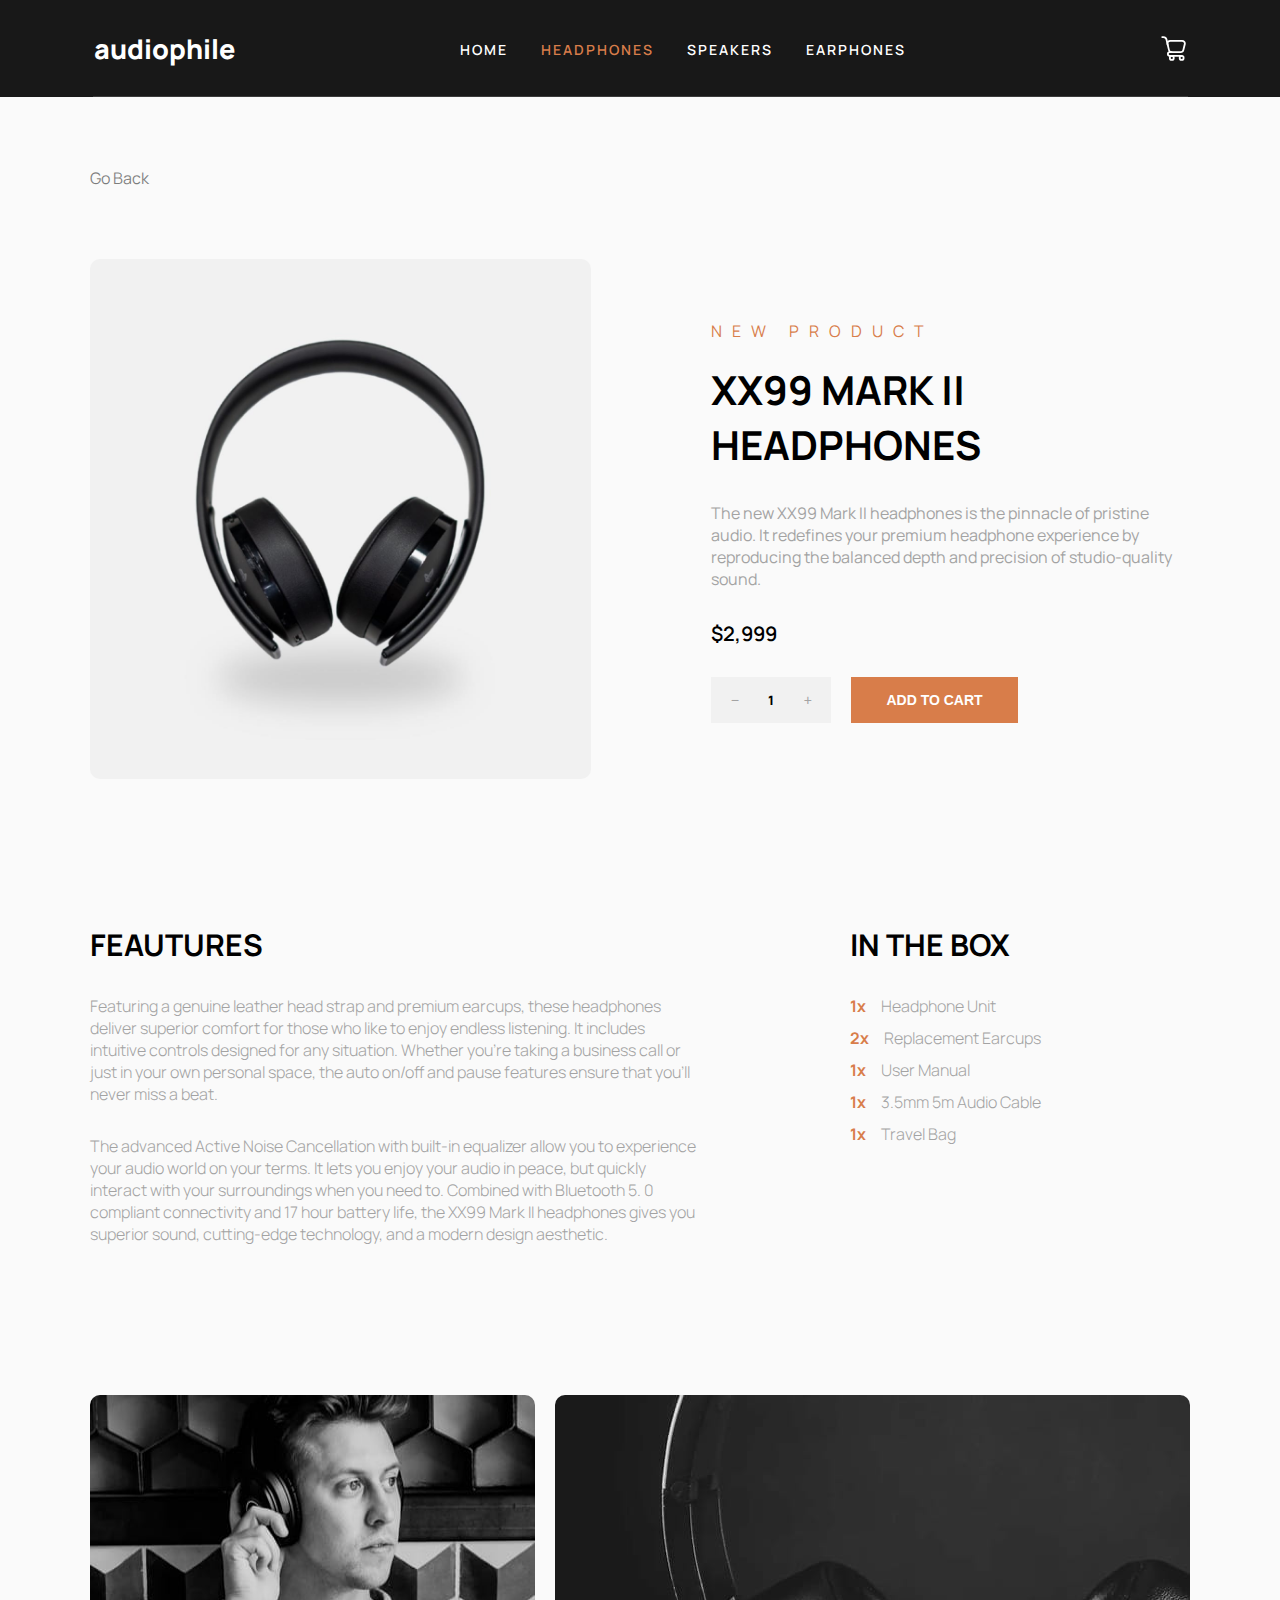
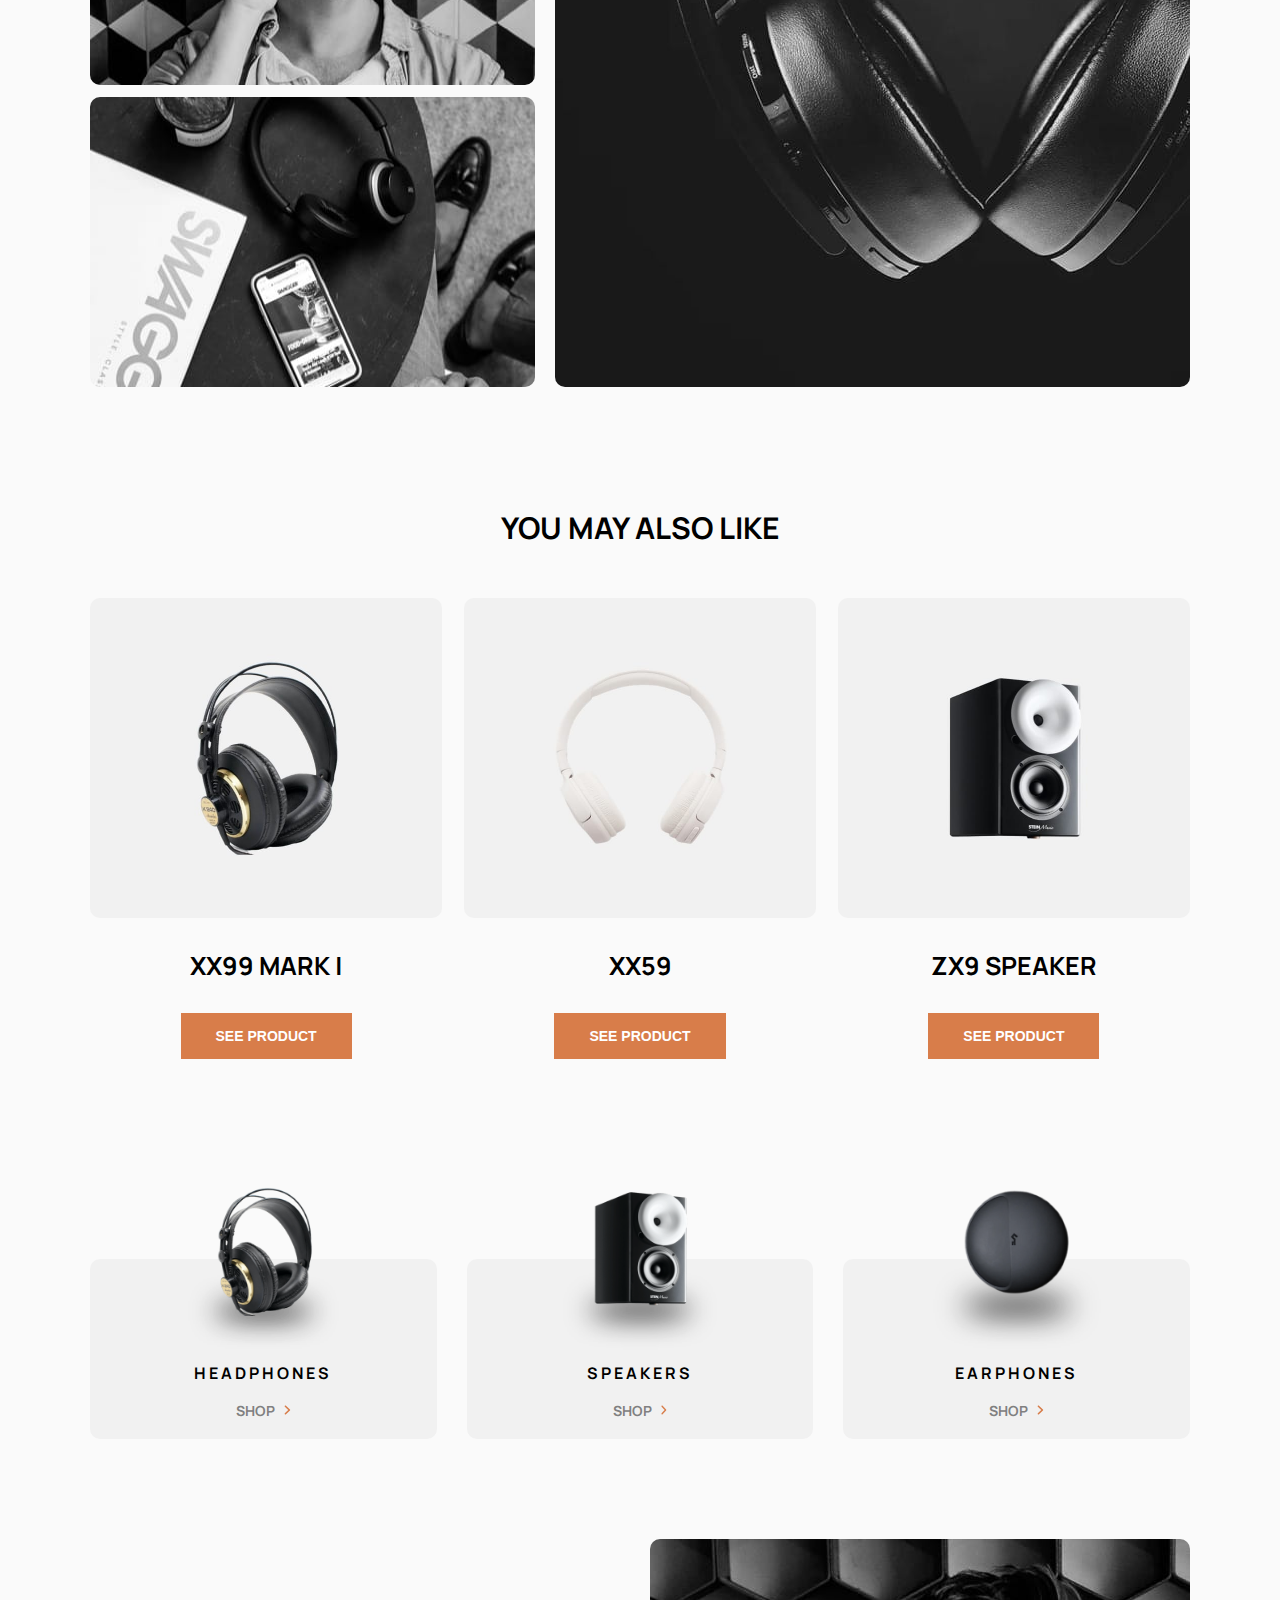
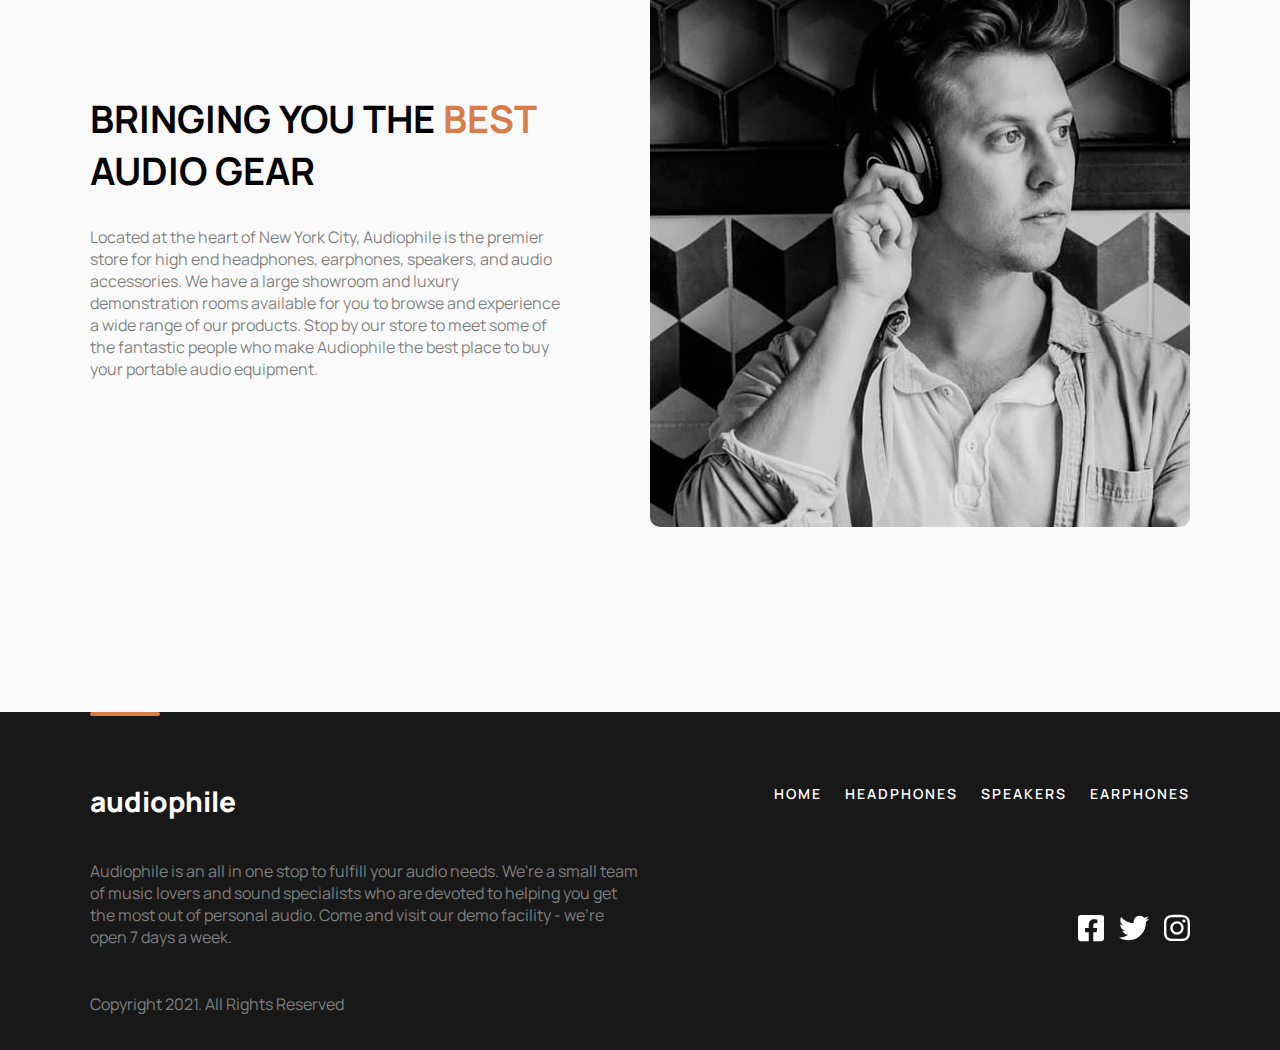
<file: xx99 mark2-detail.html>
<!DOCTYPE html>
<html lang="en">

<head>
    <meta charset="UTF-8">
    <meta http-equiv="X-UA-Compatible" content="IE=edge">
    <meta name="viewport" content="width=device-width, initial-scale=1.0">
    <link rel="preconnect" href="https://fonts.googleapis.com">
    <link rel="preconnect" href="https://fonts.gstatic.com" crossorigin>
    <link href="https://fonts.googleapis.com/css2?family=Manrope:wght@200;300;400;500;600;700;800&display=swap"
        rel="stylesheet">
    <link rel="stylesheet" href="styles/style.css">
    <link rel="stylesheet" href="styles/detail-pages.css">
    <link rel="stylesheet" href="styles/responsive-styles.css">
    <title>Audiophile shop - headphones</title>
</head>

<body id="hheadphone-detail-page" onload="headphoneLink()">
    <section class="first-section">
        <header>
            <div class="header-line"></div>
            <div class="menu">
                <img class="icon-close-menu" src="assets/icons/icon-close-menu.svg" alt="icon-close-menu">
                <img class="icon-open-menu" src="assets/icons/icon-hamburger.svg" alt="icon-hamburger">
            </div>
            <div class="website-logo">
                <a href="index.html">
                    <h1>audiophile</h1>
                </a>
            </div>
            <nav>
                <div class="nav-links">
                    <a id="home-link" href="index.html">HOME</a>
                    <a id="headphone-link" href="headphone.html">HEADPHONES</a>
                    <a id="speaker-link" href="speaker.html">SPEAKERS</a>
                    <a id="earphone-link" href="earphone.html">EARPHONES</a>
                </div>
            </nav>
            <div class="shopping-cart">
                <div class="item-quantity">0</div>
                <img class="shopping-cart-icon" src="assets/icons/cart.svg" alt="shopping-cart-icon">
            </div>
        </header>
        <div class="menu-cards-container">
            <a href="headphone.html">
                <div id="menu-headphone-card" class="menu-card">
                    <div class="menu-card-image">
                        <img src="assets/imgs/headphone.png" alt="headphone">
                    </div>
                    <span class="description">HEADPHONES</span>
                    <div class="detail-link">
                        <span id="headphone-span">SHOP</span>
                        <img src="assets/icons/angle-right-solid.svg" alt="angle-right-icon">
                    </div>
                </div>
            </a>
            <a href="speaker.html">
                <div id="menu-speaker-card" class="menu-card">
                    <div class="menu-card-image">
                        <img src="assets/imgs/speaker1.png" alt="speaker">
                    </div>
                    <span class="description">SPEAKERS</span>
                    <div class="detail-link">
                        <span id="speaker-span">SHOP</span>
                        <img src="assets/icons/angle-right-solid.svg" alt="angle-right-icon">
                    </div>
                </div>
            </a>
            <a href="earphone.html">
                <div id="menu-earphone-card" class="menu-card">
                    <div class="menu-card-image">
                        <img src="assets/imgs/earphone.png" alt="headphone">
                    </div>
                    <span class="description">EARPHONES</span>
                    <div class="detail-link">
                        <span id="earphone-span">SHOP</span>
                        <img src="assets/icons/angle-right-solid.svg" alt="angle-right-icon">
                    </div>
                </div>
            </a>
        </div>
    </section>

    <section class="second-section">
        <div class="addcart-info">
            <div class="cart-of-items">
                <div class="empty-cart">
                    <h1>Your cart is empty</h1>
                    <img src="assets/icons/cart2.svg" alt="shopping-cart">
                    <a href="xx99 mark2-detail.html"><button class="click-btn">CLICK FOR GO BACK</button></a>
                </div>
                <div class="cart-info">
                    <div class="cart-header">
                        <h1>CART(<span class="item-number">1</span>)</h1>
                        <a href="#">Remove All</a>
                    </div>
                    <div class="cart-product">
                        <div class="cart-image">
                            <img src="assets/imgs/headphone-with-background6.jpg" alt="xx99 mark2">
                            <div class="product-name-and-price">
                                <span class="product-name"> XX99 MK ||</span>
                                <span class="product-price">$2,999</span>
                            </div>
                            <div class="quantity">
                                <button class="cart-minus">&minus;</button>
                                <div class="cart-qty"></div>
                                <button class="cart-plus">&plus;</button>
                            </div>
                        </div>
                    </div>
                    <div class="cart-footer">
                        <span>TOTAL</span>
                        <span class="total-price">2999</span>
                    </div>
                    <button class="checkout-btn">CHECKOUT</button>
                    <a href="xx99 mark2-detail.html"><button class="click-btn">CLICK FOR GO BACK</button></a>
                </div>
            </div>
        </div>
        <div class="go-back">
            <a href="./headphone.html">Go Back</a>
        </div>
        <div class="product-info detail">
            <div class="image-container xx99mark2-detail">
                <img src="assets/imgs/headphone-with-background.jpg" alt="xx99 mark ||">
            </div>
            <div class="product-description">
                <span>NEW PRODUCT</span>
                <h1>XX99 MARK || <br> HEADPHONES</h1>
                <p>The new XX99 Mark II headphones is the pinnacle of pristine audio. It redefines your premium
                    headphone experience by reproducing the balanced depth and precision of studio-quality sound.
                </p>
                <div class="price">
                    $2,999
                </div>
                <div class="choice">
                    <div class="quantity">
                        <button class="minus">&minus;</button>
                        <div class="qty">1</div>
                        <button class="plus">&plus;</button>
                    </div>
                    <button class="add-cart">ADD TO CART</button>
                </div>
            </div>
        </div>
        <div class="product-feautures">
            <div class="feautures">
                <h1>FEAUTURES</h1>
                <p class="first-p">Featuring a genuine leather head strap and premium earcups, these headphones deliver
                    superior comfort
                    for those who like to enjoy endless listening. It includes intuitive controls designed for any
                    situation. Whether you’re taking a business call or just in your own personal space, the auto on/off
                    and pause features ensure that you’ll never miss a beat.
                </p>
                <p>The advanced Active Noise Cancellation with built-in equalizer allow you to experience your audio
                    world on your terms. It lets you enjoy your audio in peace, but quickly interact with your
                    surroundings when you need to. Combined with Bluetooth 5. 0 compliant connectivity and 17 hour
                    battery life, the XX99 Mark II headphones gives you superior sound, cutting-edge technology, and a
                    modern design aesthetic.
                </p>
            </div>
            <div class="include">
                <h1>IN THE BOX</h1>
                <div class="items">
                    <span class="item"><span class="qty">1x</span> &nbsp; &nbsp; Headphone Unit</span>
                    <span class="item"><span class="qty">2x</span> &nbsp; &nbsp; Replacement Earcups</span>
                    <span class="item"><span class="qty">1x</span> &nbsp; &nbsp; User Manual</span>
                    <span class="item"><span class="qty">1x</span> &nbsp; &nbsp; 3.5mm 5m Audio Cable</span>
                    <span class="item"><span class="qty">1x</span> &nbsp; &nbsp; Travel Bag</span>
                </div>
            </div>
        </div>
        <div class="product-images">
            <div class="img">
                <img class="small-img first" src="assets/imgs/product-images.jpg" alt="xx99 mark2">
                <img class="small-img" src="assets/imgs/product-images2.jpg" alt="xx99 mark2">
            </div>
            <img class="big-img" src="assets/imgs/product-images1.jpg" alt="xx99 mark2">
        </div>
        <div class="suggest-section">
            <h1>YOU MAY ALSO LIKE</h1>
            <div class="suggest-cards">
                <div class="suggest-card">
                    <img src="assets/imgs/headphone-with-background4.jpg" alt="xx99 mark1">
                    <h1>XX99 MARK |</h1>
                    <a href="xx99 mark1-detail.html"><button>SEE PRODUCT</button></a>
                </div>
                <div class="suggest-card">
                    <img src="assets/imgs/headphone-with-background5.jpg" alt="xx59">
                    <h1>XX59</h1>
                    <a href="xx59-detail.html"><button>SEE PRODUCT</button></a>
                </div>
                <div class="suggest-card">
                    <img src="assets/imgs/speaker-with-background3.jpg" alt="zx9 speaker">
                    <h1>ZX9 SPEAKER</h1>
                    <a href="zx9-detail.html"><button>SEE PRODUCT</button></a>
                </div>
            </div>
        </div>
        <div class="cards-container">
            <div id="headphone-card" class="card">
                <div class="card-image">
                    <img src="assets/imgs/headphone.png" alt="headphone">
                </div>
                <span class="description">HEADPHONES</span>
                <a class="detail-link" href="#">
                    <span id="headphone-span">SHOP</span>
                    <img src="assets/icons/angle-right-solid.svg" alt="angle-right-icon">
                </a>
            </div>
            <div id="speaker-card" class="card">
                <div class="card-image">
                    <img src="assets/imgs/speaker1.png" alt="speaker">
                </div>
                <span class="description">SPEAKERS</span>
                <a class="detail-link" href="#">
                    <span id="speaker-span">SHOP</span>
                    <img src="assets/icons/angle-right-solid.svg" alt="angle-right-icon">
                </a>
            </div>
            <div id="earphone-card" class="card">
                <div class="card-image">
                    <img src="assets/imgs/earphone.png" alt="headphone">
                </div>
                <span class="description">EARPHONES</span>
                <a class="detail-link" href="#">
                    <span id="earphone-span">SHOP</span>
                    <img src="assets/icons/angle-right-solid.svg" alt="angle-right-icon">
                </a>
            </div>
        </div>
        <div class="some-info">
            <div class="info">
                <h1>BRINGING YOU THE <span>BEST</span> AUDIO GEAR</h1>
                <p>Located at the heart of New York City, Audiophile is the premier store for high end headphones,
                    earphones, speakers, and audio accessories. We have a large showroom and luxury demonstration rooms
                    available for you to browse and experience a wide range of our products. Stop by our store to meet
                    some
                    of the fantastic people who make Audiophile the best place to buy your portable audio equipment.</p>
            </div>
            <div class="some-info-image">
                <img src="assets/imgs/headphone3.jpg" alt="man-with-headphone">
            </div>
        </div>
    </section>

    <section class="footer-section">
        <footer>
            <div class="name-and-links">
                <div class="name">
                    <div class="footer-line"></div>
                    <h1>audiophile</h1>
                </div>
                <div class="footer-page-links">
                    <a href="index.html">HOME</a>
                    <a href="headphone.html">HEADPHONES</a>
                    <a href="speaker.html">SPEAKERS</a>
                    <a href="earphone.html">EARPHONES</a>
                </div>
            </div>
            <div class="about-end-soc-links">
                <div class="about">
                    <p>Audiophile is an all in one stop to fulfill your audio needs. We're a small team of music lovers
                        and
                        sound specialists who are devoted to helping you get the most out of personal audio. Come and
                        visit
                        our
                        demo facility - we’re open 7 days a week.</p>
                </div>
                <div class="soc-links">
                    <a href="#"><img src="assets/icons/fb.svg" alt="fb-icon"></a>
                    <a href="#"><img src="assets/icons/twitter.svg" alt="twit-icon"></a>
                    <a href="#"><img src="assets/icons/insta.svg" alt="insta-icon"></a>
                </div>
            </div>
            <div class="copyright">
                <span>Copyright 2021. All Rights Reserved</span>
            </div>
        </footer>
    </section>

    <div class="hidden-container"></div>

    <script src="javascript/detail-pages.js"></script>
    <script src="javascript/script.js"></script>
</body>

</html>
</file>
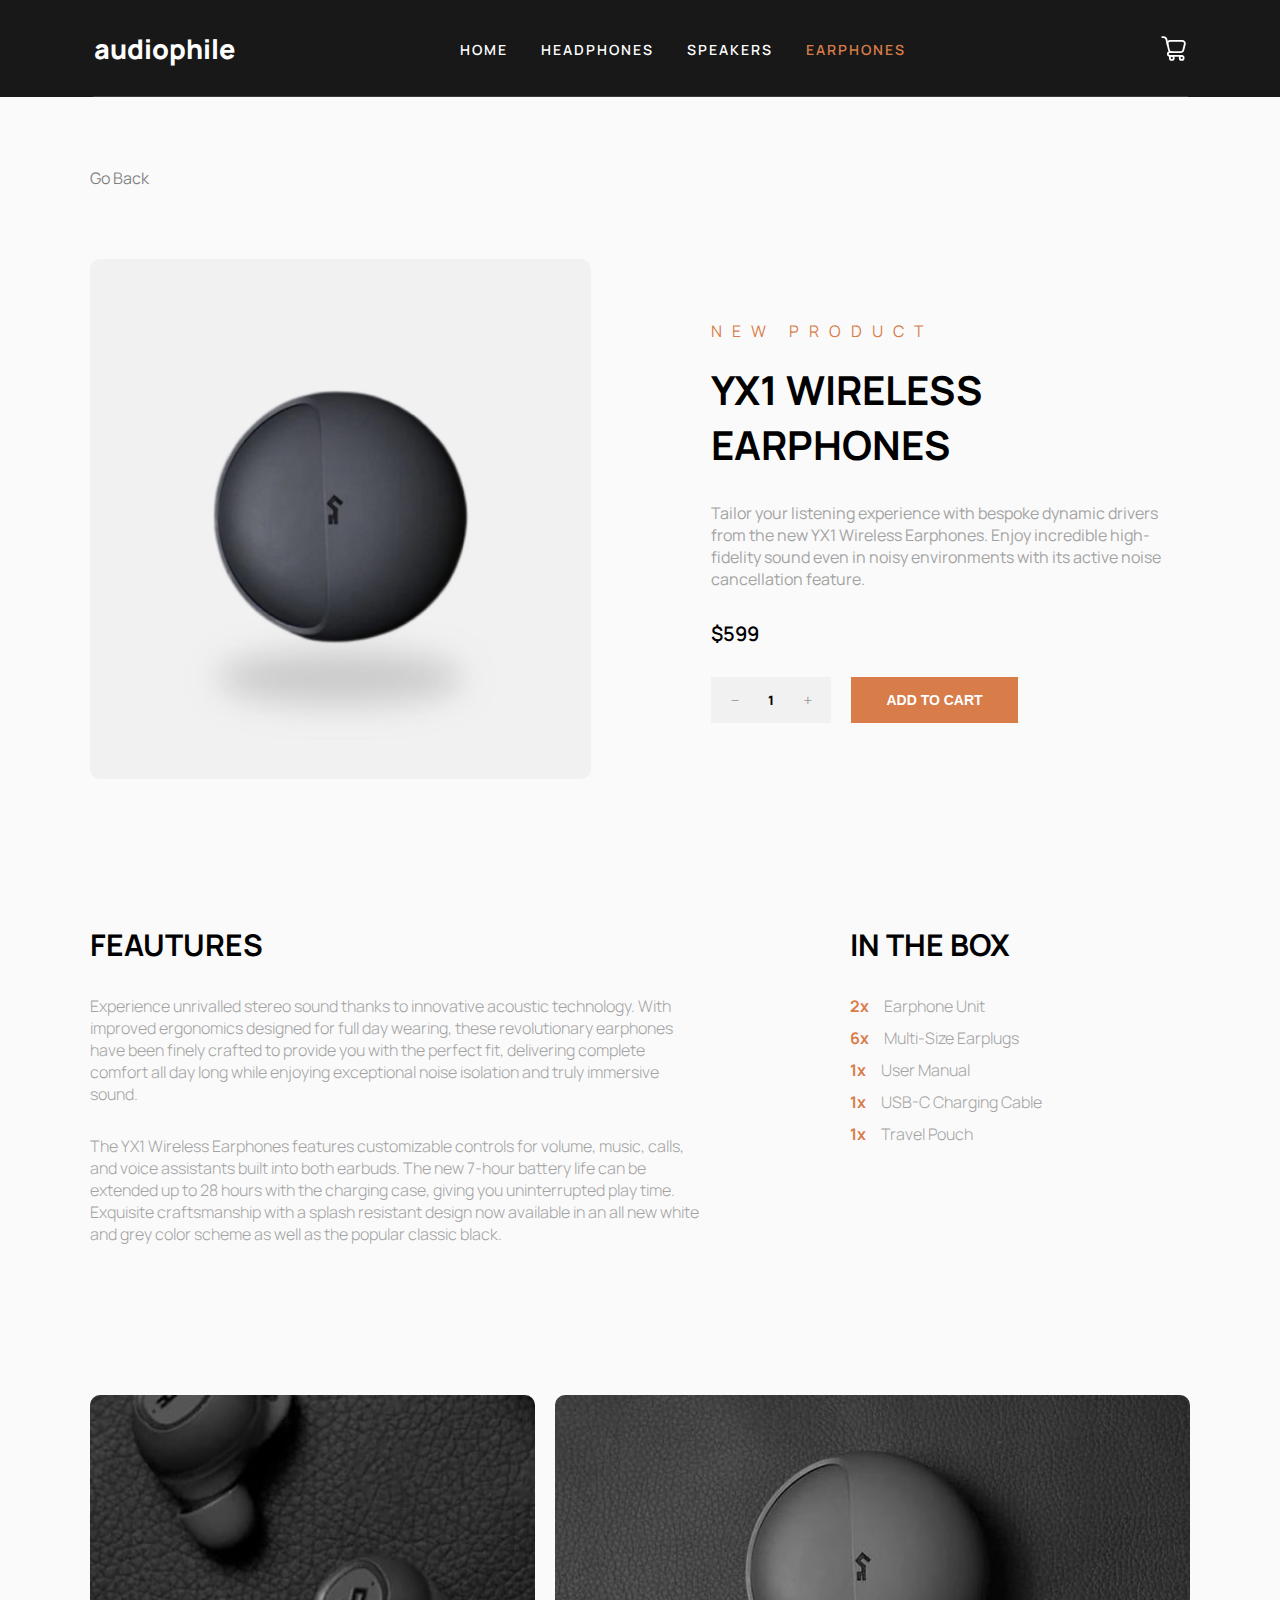
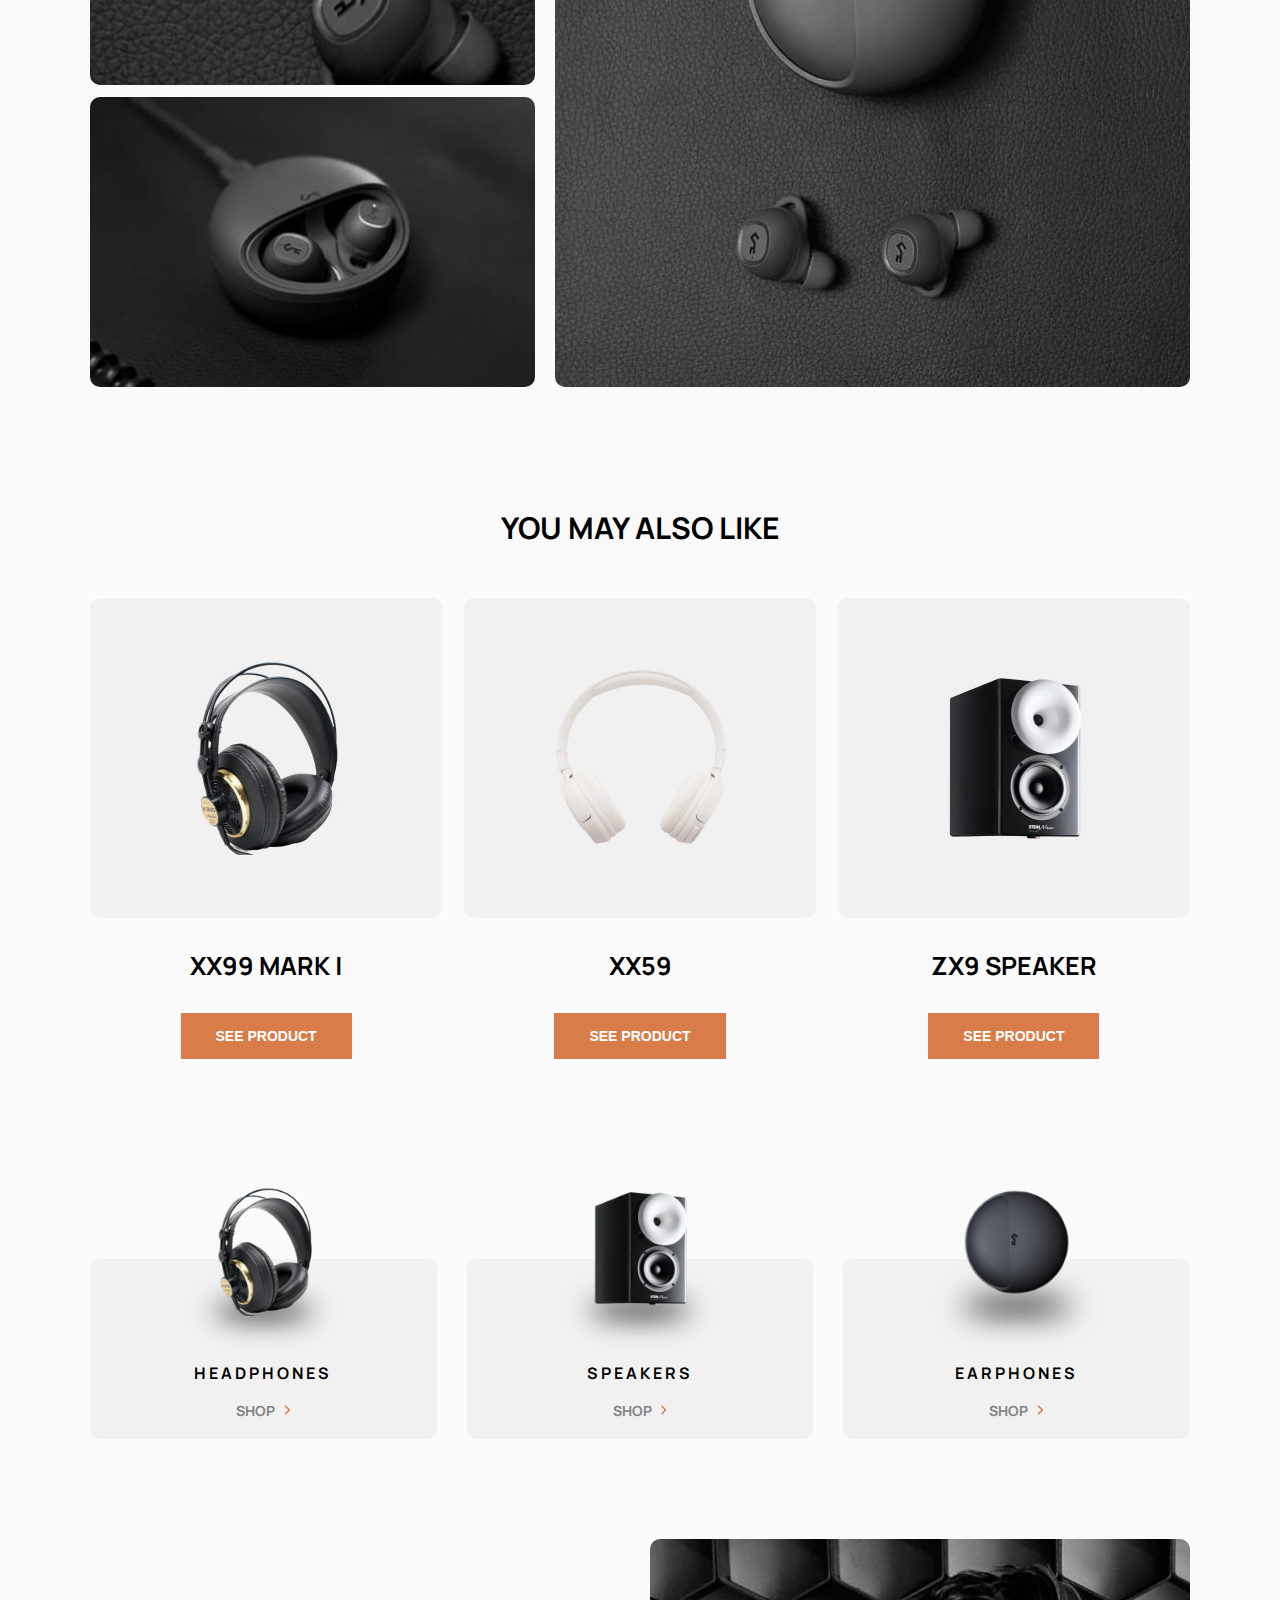
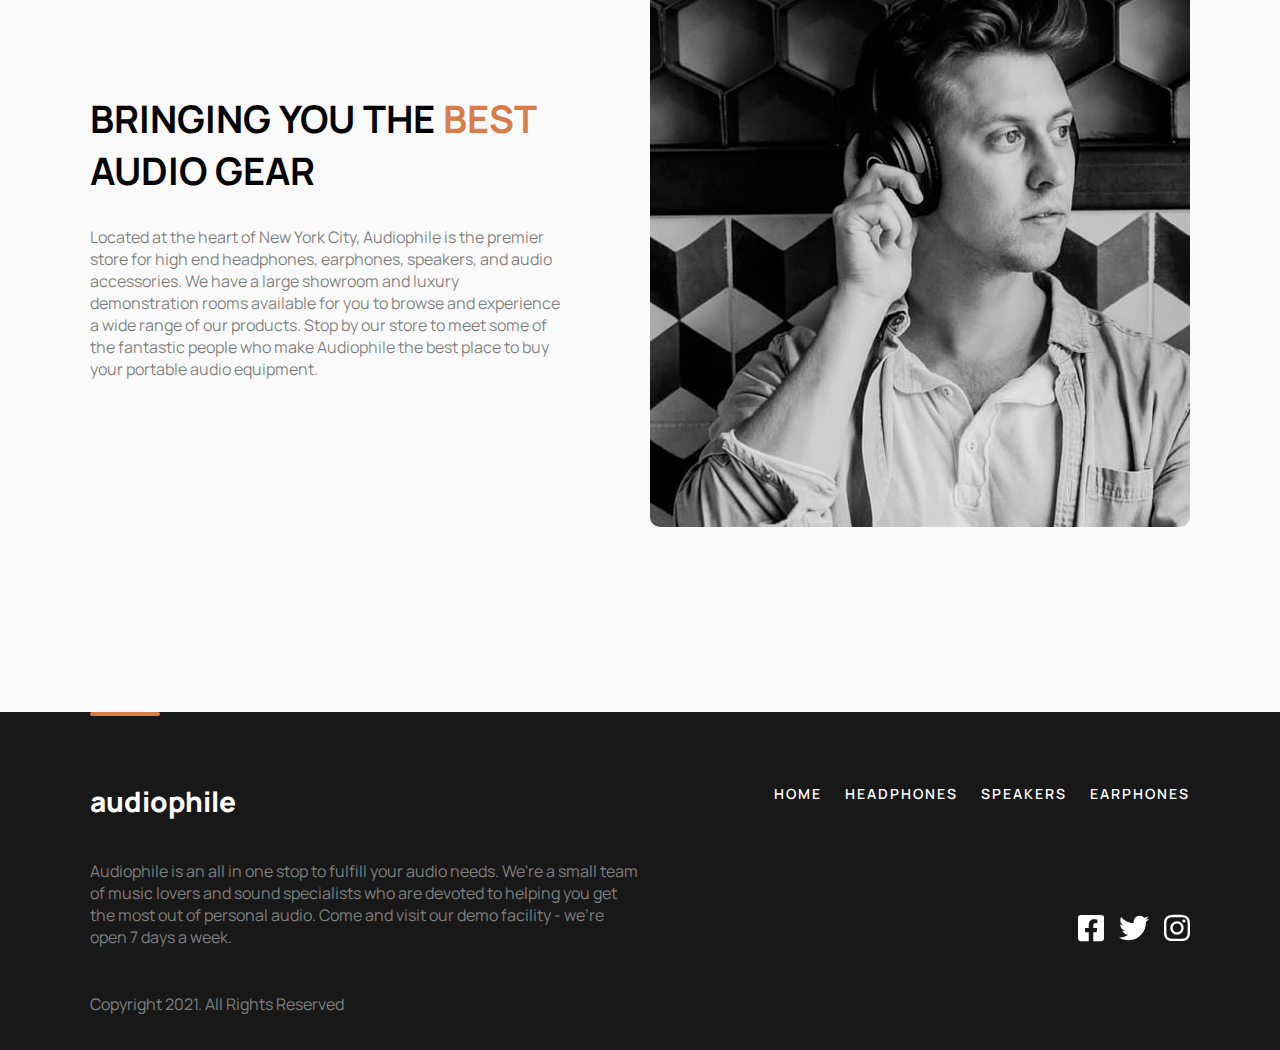
<file: yx1-detail.html>
<!DOCTYPE html>
<html lang="en">

<head>
    <meta charset="UTF-8">
    <meta http-equiv="X-UA-Compatible" content="IE=edge">
    <meta name="viewport" content="width=device-width, initial-scale=1.0">
    <link rel="preconnect" href="https://fonts.googleapis.com">
    <link rel="preconnect" href="https://fonts.gstatic.com" crossorigin>
    <link href="https://fonts.googleapis.com/css2?family=Manrope:wght@200;300;400;500;600;700;800&display=swap"
        rel="stylesheet">
    <link rel="stylesheet" href="styles/style.css">
    <link rel="stylesheet" href="styles/detail-pages.css">
    <link rel="stylesheet" href="styles/responsive-styles.css">
    <title>Audiophile shop - earphones</title>
</head>

<body id="headphone-detail-page" onload="earphoneLink()">

    <section class="first-section">
        <header>
            <div class="header-line"></div>
            <div class="menu">
                <img class="icon-close-menu" src="assets/icons/icon-close-menu.svg" alt="icon-close-menu">
                <img class="icon-open-menu" src="assets/icons/icon-hamburger.svg" alt="icon-hamburger">
            </div>
            <div class="website-logo">
                <a href="index.html">
                    <h1>audiophile</h1>
                </a>
            </div>
            <nav>
                <div class="nav-links">
                    <a id="home-link" href="index.html">HOME</a>
                    <a id="headphone-link" href="headphone.html">HEADPHONES</a>
                    <a id="speaker-link" href="speaker.html">SPEAKERS</a>
                    <a id="earphone-link" href="earphone.html">EARPHONES</a>
                </div>
            </nav>
            <div class="shopping-cart">
                <div class="item-quantity">0</div>
                <img class="shopping-cart-icon" src="assets/icons/cart.svg" alt="shopping-cart-icon">
            </div>
        </header>
        <div class="menu-cards-container">
            <a href="headphone.html">
                <div id="menu-headphone-card" class="menu-card">
                    <div class="menu-card-image">
                        <img src="assets/imgs/headphone.png" alt="headphone">
                    </div>
                    <span class="description">HEADPHONES</span>
                    <div class="detail-link">
                        <span id="headphone-span">SHOP</span>
                        <img src="assets/icons/angle-right-solid.svg" alt="angle-right-icon">
                    </div>
                </div>
            </a>
            <a href="speaker.html">
                <div id="menu-speaker-card" class="menu-card">
                    <div class="menu-card-image">
                        <img src="assets/imgs/speaker1.png" alt="speaker">
                    </div>
                    <span class="description">SPEAKERS</span>
                    <div class="detail-link">
                        <span id="speaker-span">SHOP</span>
                        <img src="assets/icons/angle-right-solid.svg" alt="angle-right-icon">
                    </div>
                </div>
            </a>
            <a href="earphone.html">
                <div id="menu-earphone-card" class="menu-card">
                    <div class="menu-card-image">
                        <img src="assets/imgs/earphone.png" alt="headphone">
                    </div>
                    <span class="description">EARPHONES</span>
                    <div class="detail-link">
                        <span id="earphone-span">SHOP</span>
                        <img src="assets/icons/angle-right-solid.svg" alt="angle-right-icon">
                    </div>
                </div>
            </a>
        </div>
    </section>

    <section class="second-section">
        <div class="addcart-info">
            <div class="cart-of-items">
                <div class="empty-cart">
                    <h1>Your cart is empty</h1>
                    <img src="assets/icons/cart2.svg" alt="shopping-cart">
                    <a href="yx1-detail.html"><button class="click-btn">CLICK FOR GO BACK</button></a>
                </div>
                <div class="cart-info">
                    <div class="cart-header">
                        <h1>CART(<span class="item-number">1</span>)</h1>
                        <a href="#">Remove All</a>
                    </div>
                    <div class="cart-product">
                        <div class="cart-image">
                            <img src="assets/imgs/earphone-with-background2.jpg" alt="yx1">
                            <div class="product-name-and-price">
                                <span class="product-name">YX1</span>
                                <span class="product-price">$599</span>
                            </div>
                            <div class="quantity yx1">
                                <button class="cart-minus">&minus;</button>
                                <div class="cart-qty"></div>
                                <button class="cart-plus">&plus;</button>
                            </div>
                        </div>
                    </div>
                    <div class="cart-footer">
                        <span>TOTAL</span>
                        <span class="total-price">599</span>
                    </div>
                    <button class="checkout-btn">CHECKOUT</button>
                    <a href="yx1-detail.html"><button class="click-btn">CLICK FOR GO BACK</button></a>
                </div>
            </div>
        </div>
        <div class="go-back">
            <a href="./earphone.html">Go Back</a>
        </div>
        <div class="product-info detail">
            <div class="image-container yx1-detail">
                <img src="assets/imgs/earphone-with-background.jpg" alt="yx1 earphone">
            </div>
            <div class="product-description">
                <span>NEW PRODUCT</span>
                <h1>YX1 WIRELESS <br> EARPHONES</h1>
                <p>Tailor your listening experience with bespoke dynamic drivers from the new YX1 Wireless Earphones.
                    Enjoy incredible high-fidelity sound even in noisy environments with its active noise cancellation
                    feature.
                </p>
                <div class="price">
                    $599
                </div>
                <div class="choice">
                    <div class="quantity">
                        <button class="minus">&minus;</button>
                        <div class="qty">1</div>
                        <button class="plus">&plus;</button>
                    </div>
                    <button class="add-cart">ADD TO CART</button>
                </div>
            </div>
        </div>
        <div class="product-feautures">
            <div class="feautures">
                <h1>FEAUTURES</h1>
                <p class="first-p">Experience unrivalled stereo sound thanks to innovative acoustic technology. With
                    improved ergonomics designed for full day wearing, these revolutionary earphones have been finely
                    crafted to provide you with the perfect fit, delivering complete comfort all day long while enjoying
                    exceptional noise isolation and truly immersive sound.
                </p>
                <p>The YX1 Wireless Earphones features customizable controls for volume, music, calls, and voice
                    assistants built into both earbuds. The new 7-hour battery life can be extended up to 28 hours with
                    the charging case, giving you uninterrupted play time. Exquisite craftsmanship with a splash
                    resistant design now available in an all new white and grey color scheme as well as the popular
                    classic black.
                </p>
            </div>
            <div class="include">
                <h1>IN THE BOX</h1>
                <div class="items">
                    <span class="item"><span class="qty">2x</span> &nbsp; &nbsp; Earphone Unit</span>
                    <span class="item"><span class="qty">6x</span> &nbsp; &nbsp; Multi-Size Earplugs</span>
                    <span class="item"><span class="qty">1x</span> &nbsp; &nbsp; User Manual</span>
                    <span class="item"><span class="qty">1x</span> &nbsp; &nbsp; USB-C Charging Cable</span>
                    <span class="item"><span class="qty">1x</span> &nbsp; &nbsp; Travel Pouch</span>
                </div>
            </div>
        </div>
        <div class="product-images">
            <div class="img">
                <img class="small-img first" src="assets/imgs/product-images15.jpg" alt="xx99 mark2">
                <img class="small-img" src="assets/imgs/product-images17.jpg" alt="xx99 mark2">
            </div>
            <img class="big-img" src="assets/imgs/product-images16.jpg" alt="xx99 mark2">
        </div>
        <div class="suggest-section">
            <h1>YOU MAY ALSO LIKE</h1>
            <div class="suggest-cards">
                <div class="suggest-card">
                    <img src="assets/imgs/headphone-with-background4.jpg" alt="xx99 mark1">
                    <h1>XX99 MARK |</h1>
                    <a href="xx99 mark1-detail.html"><button>SEE PRODUCT</button></a>
                </div>
                <div class="suggest-card">
                    <img src="assets/imgs/headphone-with-background5.jpg" alt="xx59">
                    <h1>XX59</h1>
                    <a href="xx59-detail.html"><button>SEE PRODUCT</button></a>
                </div>
                <div class="suggest-card">
                    <img src="assets/imgs/speaker-with-background3.jpg" alt="zx9 speaker">
                    <h1>ZX9 SPEAKER</h1>
                    <a href="zx9-detail.html"><button>SEE PRODUCT</button></a>
                </div>
            </div>
        </div>
        <div class="cards-container">
            <div id="headphone-card" class="card">
                <div class="card-image">
                    <img src="assets/imgs/headphone.png" alt="headphone">
                </div>
                <span class="description">HEADPHONES</span>
                <a class="detail-link" href="#">
                    <span id="headphone-span">SHOP</span>
                    <img src="assets/icons/angle-right-solid.svg" alt="angle-right-icon">
                </a>
            </div>
            <div id="speaker-card" class="card">
                <div class="card-image">
                    <img src="assets/imgs/speaker1.png" alt="speaker">
                </div>
                <span class="description">SPEAKERS</span>
                <a class="detail-link" href="#">
                    <span id="speaker-span">SHOP</span>
                    <img src="assets/icons/angle-right-solid.svg" alt="angle-right-icon">
                </a>
            </div>
            <div id="earphone-card" class="card">
                <div class="card-image">
                    <img src="assets/imgs/earphone.png" alt="headphone">
                </div>
                <span class="description">EARPHONES</span>
                <a class="detail-link" href="#">
                    <span id="earphone-span">SHOP</span>
                    <img src="assets/icons/angle-right-solid.svg" alt="angle-right-icon">
                </a>
            </div>
        </div>
        <div class="some-info">
            <div class="info">
                <h1>BRINGING YOU THE <span>BEST</span> AUDIO GEAR</h1>
                <p>Located at the heart of New York City, Audiophile is the premier store for high end headphones,
                    earphones, speakers, and audio accessories. We have a large showroom and luxury demonstration rooms
                    available for you to browse and experience a wide range of our products. Stop by our store to meet
                    some
                    of the fantastic people who make Audiophile the best place to buy your portable audio equipment.</p>
            </div>
            <div class="some-info-image">
                <img src="assets/imgs/headphone3.jpg" alt="man-with-headphone">
            </div>
        </div>
    </section>

    <section class="footer-section">
        <footer>
            <div class="name-and-links">
                <div class="name">
                    <div class="footer-line"></div>
                    <h1>audiophile</h1>
                </div>
                <div class="footer-page-links">
                    <a href="index.html">HOME</a>
                    <a href="headphone.html">HEADPHONES</a>
                    <a href="speaker.html">SPEAKERS</a>
                    <a href="earphone.html">EARPHONES</a>
                </div>
            </div>
            <div class="about-end-soc-links">
                <div class="about">
                    <p>Audiophile is an all in one stop to fulfill your audio needs. We're a small team of music lovers
                        and
                        sound specialists who are devoted to helping you get the most out of personal audio. Come and
                        visit
                        our
                        demo facility - we’re open 7 days a week.</p>
                </div>
                <div class="soc-links">
                    <a href="#"><img src="assets/icons/fb.svg" alt="fb-icon"></a>
                    <a href="#"><img src="assets/icons/twitter.svg" alt="twit-icon"></a>
                    <a href="#"><img src="assets/icons/insta.svg" alt="insta-icon"></a>
                </div>
            </div>
            <div class="copyright">
                <span>Copyright 2021. All Rights Reserved</span>
            </div>
        </footer>
    </section>

    <div class="hidden-container"></div>

    <script src="javascript/detail-pages.js"></script>
    <script src="javascript/script.js"></script>
</body>

</html>
</file>
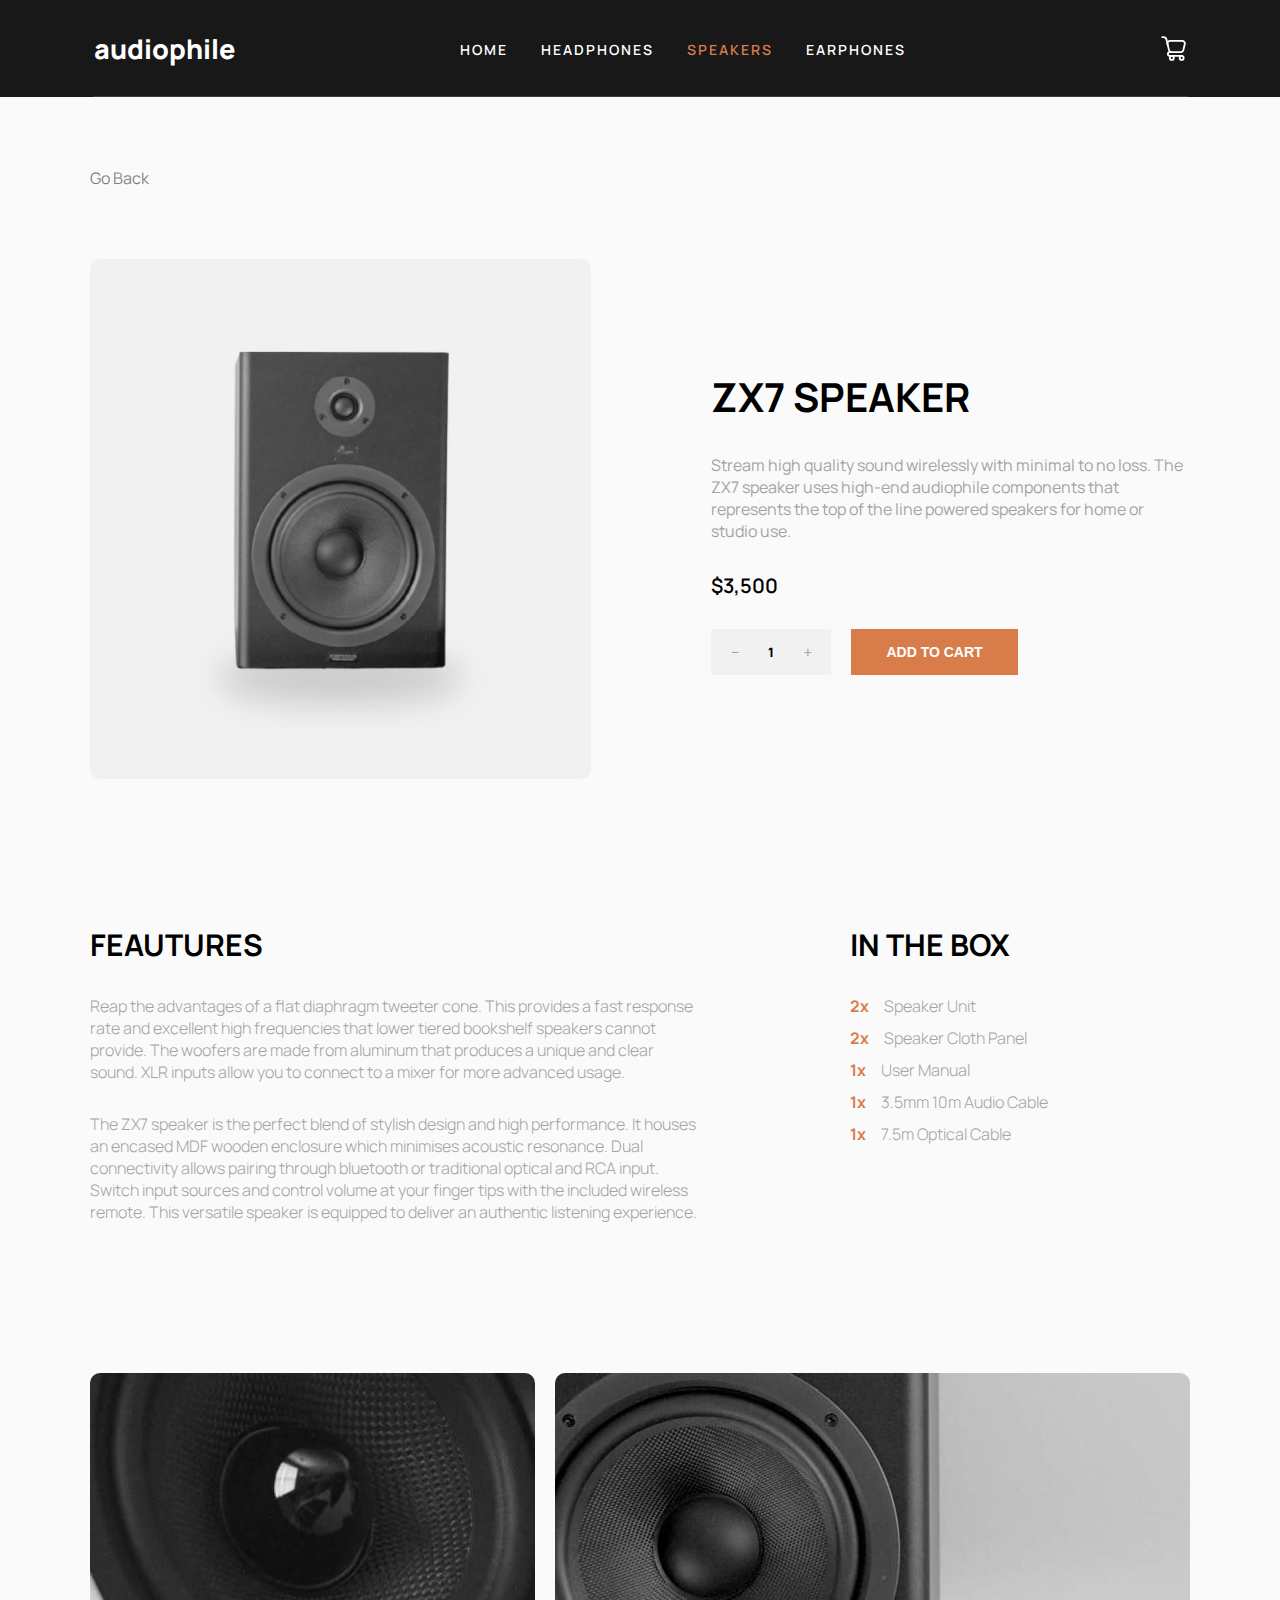
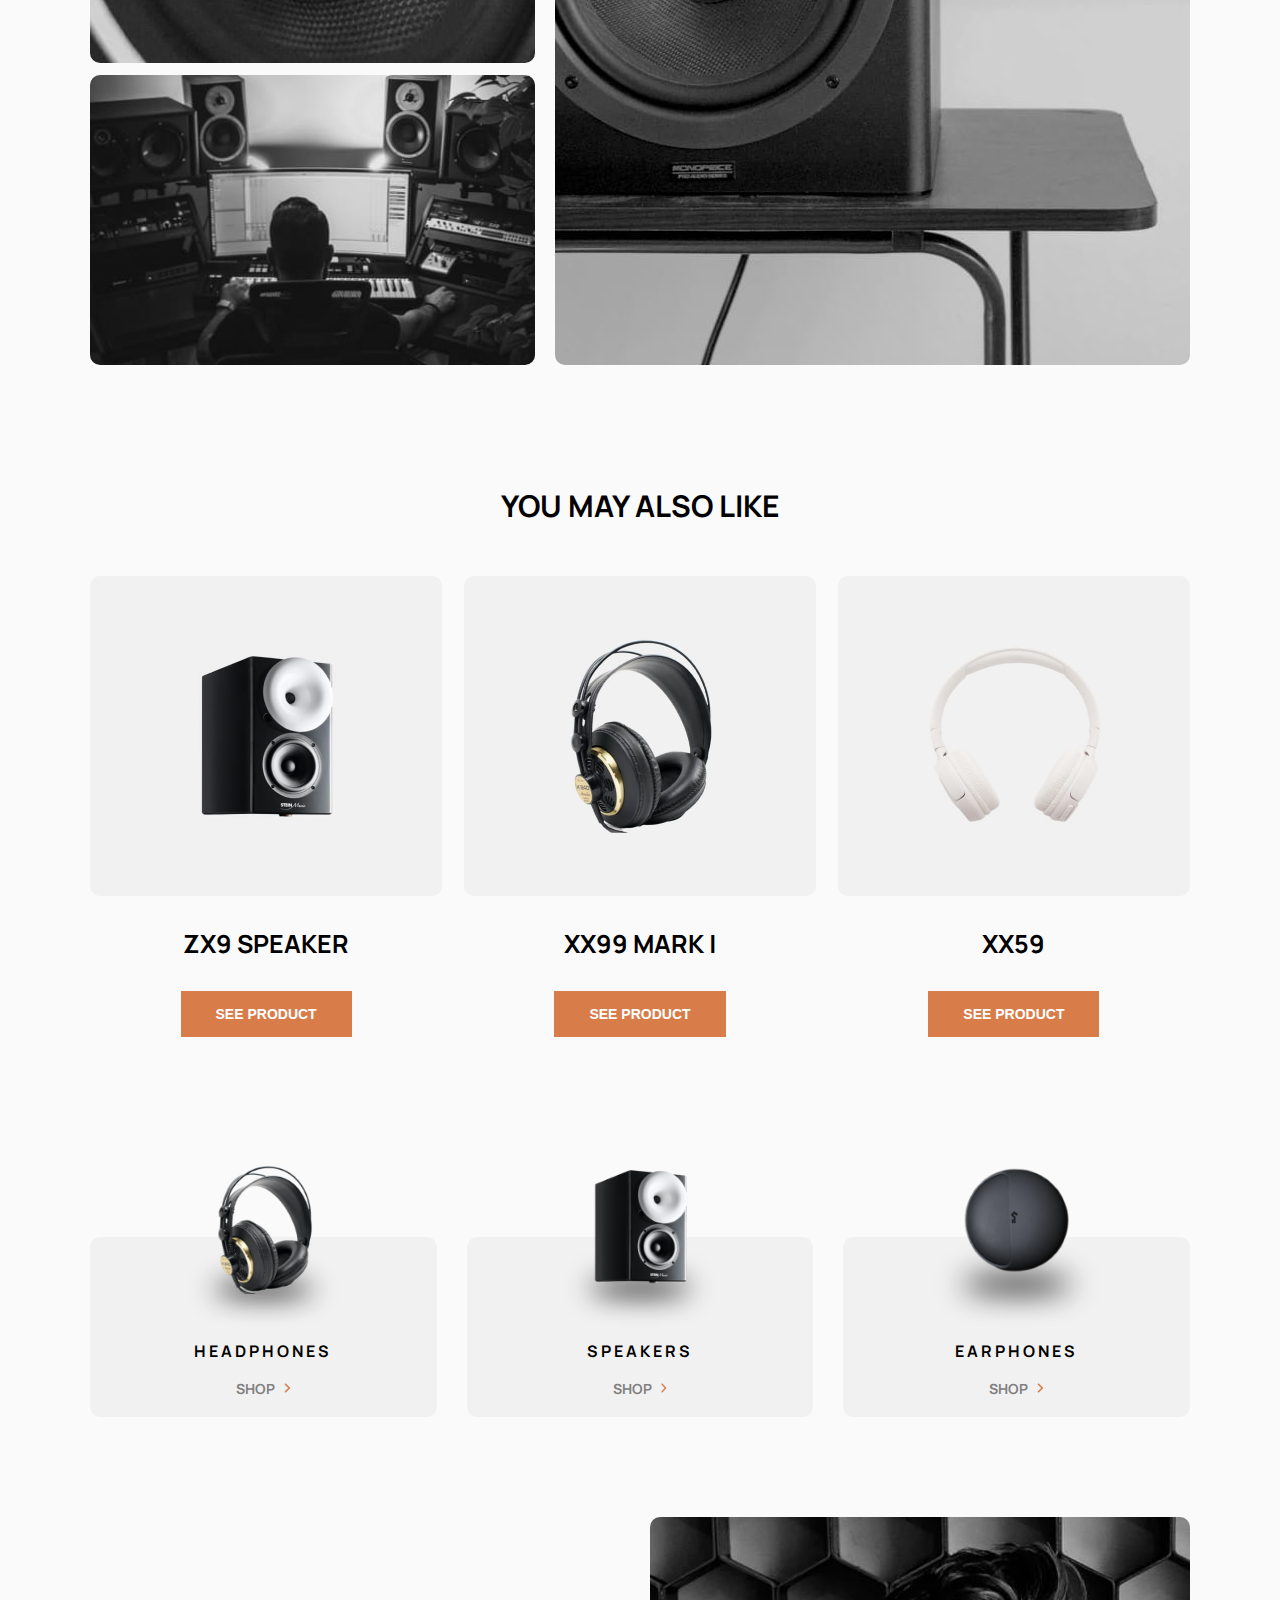
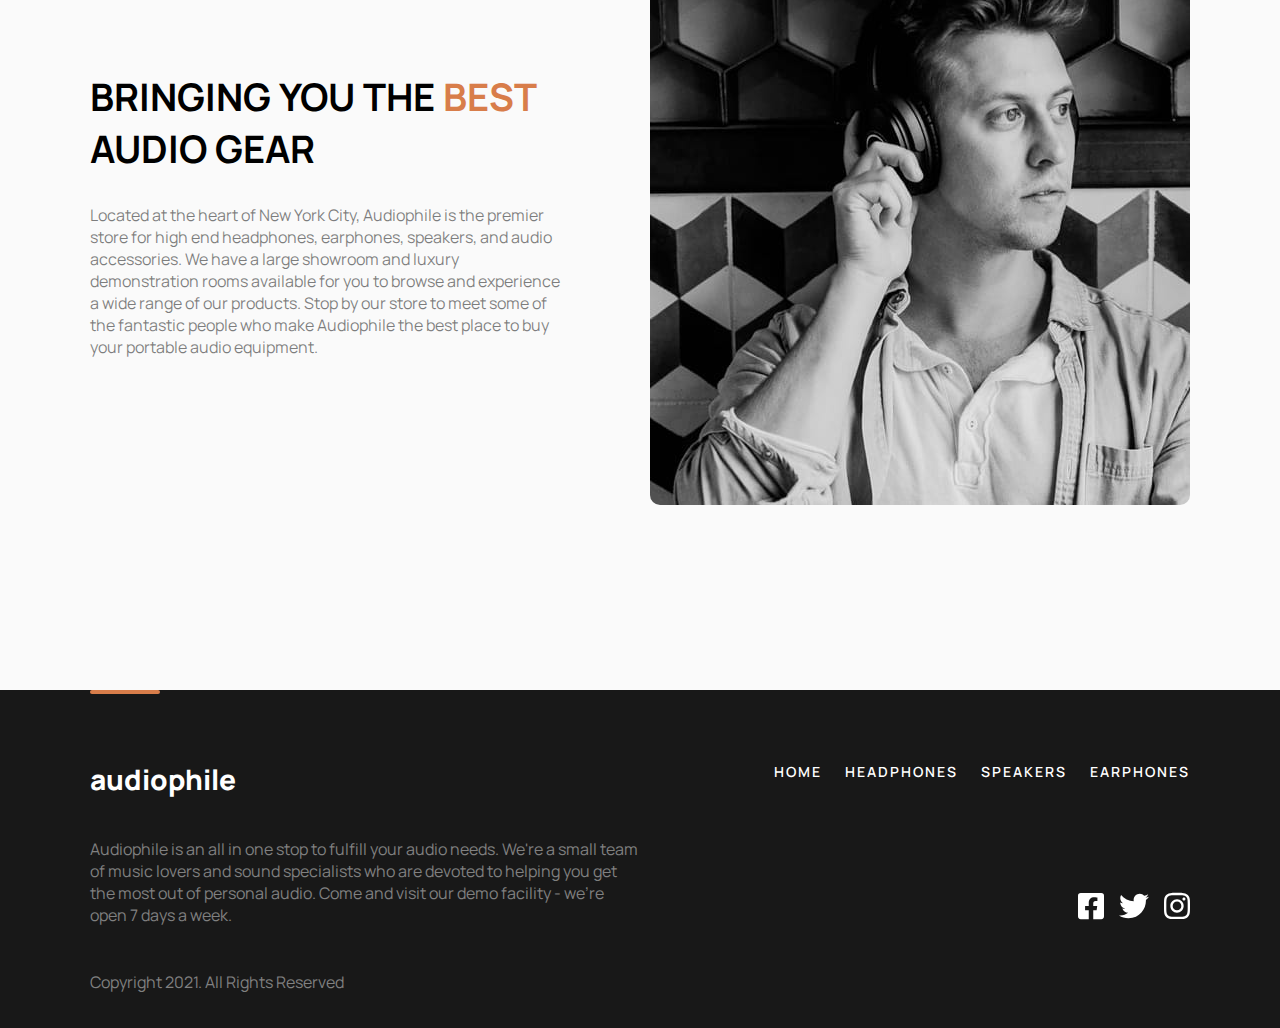
<file: zx7-detail.html>
<!DOCTYPE html>
<html lang="en">

<head>
    <meta charset="UTF-8">
    <meta http-equiv="X-UA-Compatible" content="IE=edge">
    <meta name="viewport" content="width=device-width, initial-scale=1.0">
    <link rel="preconnect" href="https://fonts.googleapis.com">
    <link rel="preconnect" href="https://fonts.gstatic.com" crossorigin>
    <link href="https://fonts.googleapis.com/css2?family=Manrope:wght@200;300;400;500;600;700;800&display=swap"
        rel="stylesheet">
    <link rel="stylesheet" href="styles/style.css">
    <link rel="stylesheet" href="styles/detail-pages.css">
    <link rel="stylesheet" href="styles/responsive-styles.css">
    <title>Audiophile shop - speakers</title>
</head>

<body id="headphone-detail-page" onload="speakerLink()">

    <section class="first-section">
        <header>
            <div class="header-line"></div>
            <div class="menu">
                <img class="icon-close-menu" src="assets/icons/icon-close-menu.svg" alt="icon-close-menu">
                <img class="icon-open-menu" src="assets/icons/icon-hamburger.svg" alt="icon-hamburger">
            </div>
            <div class="website-logo">
                <a href="index.html">
                    <h1>audiophile</h1>
                </a>
            </div>
            <nav>
                <div class="nav-links">
                    <a id="home-link" href="index.html">HOME</a>
                    <a id="headphone-link" href="headphone.html">HEADPHONES</a>
                    <a id="speaker-link" href="speaker.html">SPEAKERS</a>
                    <a id="earphone-link" href="earphone.html">EARPHONES</a>
                </div>
            </nav>
            <div class="shopping-cart">
                <div class="item-quantity">0</div>
                <img class="shopping-cart-icon" src="assets/icons/cart.svg" alt="shopping-cart-icon">
            </div>
        </header>
        <div class="menu-cards-container">
            <a href="headphone.html">
                <div id="menu-headphone-card" class="menu-card">
                    <div class="menu-card-image">
                        <img src="assets/imgs/headphone.png" alt="headphone">
                    </div>
                    <span class="description">HEADPHONES</span>
                    <div class="detail-link">
                        <span id="headphone-span">SHOP</span>
                        <img src="assets/icons/angle-right-solid.svg" alt="angle-right-icon">
                    </div>
                </div>
            </a>
            <a href="speaker.html">
                <div id="menu-speaker-card" class="menu-card">
                    <div class="menu-card-image">
                        <img src="assets/imgs/speaker1.png" alt="speaker">
                    </div>
                    <span class="description">SPEAKERS</span>
                    <div class="detail-link">
                        <span id="speaker-span">SHOP</span>
                        <img src="assets/icons/angle-right-solid.svg" alt="angle-right-icon">
                    </div>
                </div>
            </a>
            <a href="earphone.html">
                <div id="menu-earphone-card" class="menu-card">
                    <div class="menu-card-image">
                        <img src="assets/imgs/earphone.png" alt="headphone">
                    </div>
                    <span class="description">EARPHONES</span>
                    <div class="detail-link">
                        <span id="earphone-span">SHOP</span>
                        <img src="assets/icons/angle-right-solid.svg" alt="angle-right-icon">
                    </div>
                </div>
            </a>
        </div>
    </section>

    <section class="second-section">
        <div class="addcart-info">
            <div class="cart-of-items">
                <div class="empty-cart">
                    <h1>Your cart is empty</h1>
                    <img src="assets/icons/cart2.svg" alt="shopping-cart">
                    <a href="zx7-detail.html"><button class="click-btn">CLICK FOR GO BACK</button></a>
                </div>
                <div class="cart-info">
                    <div class="cart-header">
                        <h1>CART(<span class="item-number">1</span>)</h1>
                        <a href="#">Remove All</a>
                    </div>
                    <div class="cart-product">
                        <div class="cart-image">
                            <img src="assets/imgs/speaker-with-background4.jpg" alt="zx7">
                            <div class="product-name-and-price">
                                <span class="product-name">ZX7</span>
                                <span class="product-price">$3,500</span>
                            </div>
                            <div class="quantity">
                                <button class="cart-minus">&minus;</button>
                                <div class="cart-qty"></div>
                                <button class="cart-plus">&plus;</button>
                            </div>
                        </div>
                    </div>
                    <div class="cart-footer">
                        <span>TOTAL</span>
                        <span class="total-price">3500</span>
                    </div>
                    <button class="checkout-btn">CHECKOUT</button>
                    <a href="zx7-detail.html"><button class="click-btn">CLICK FOR GO BACK</button></a>
                </div>
            </div>
        </div>
        <div class="go-back">
            <a href="./speaker.html">Go Back</a>
        </div>
        <div class="product-info detail">
            <div class="image-container zx7-detail">
                <img src="assets/imgs/speaker-with-background2.jpg" alt="zx7 speaker">
            </div>
            <div class="product-description">
                <h1>ZX7 SPEAKER</h1>
                <p>Stream high quality sound wirelessly with minimal to no loss. The ZX7 speaker uses high-end
                    audiophile components that represents the top of the line powered speakers for home or studio use.
                </p>
                <div class="price">
                    $3,500
                </div>
                <div class="choice">
                    <div class="quantity">
                        <button class="minus">&minus;</button>
                        <div class="qty">1</div>
                        <button class="plus">&plus;</button>
                    </div>
                    <button class="add-cart">ADD TO CART</button>
                </div>
            </div>
        </div>
        <div class="product-feautures">
            <div class="feautures">
                <h1>FEAUTURES</h1>
                <p class="first-p">Reap the advantages of a flat diaphragm tweeter cone. This provides a fast response
                    rate and excellent high frequencies that lower tiered bookshelf speakers cannot provide. The woofers
                    are made from aluminum that produces a unique and clear sound. XLR inputs allow you to connect to a
                    mixer for more advanced usage.
                </p>
                <p>The ZX7 speaker is the perfect blend of stylish design and high performance. It houses an encased MDF
                    wooden enclosure which minimises acoustic resonance. Dual connectivity allows pairing through
                    bluetooth or traditional optical and RCA input. Switch input sources and control volume at your
                    finger tips with the included wireless remote. This versatile speaker is equipped to deliver an
                    authentic listening experience.
                </p>
            </div>
            <div class="include">
                <h1>IN THE BOX</h1>
                <div class="items">
                    <span class="item"><span class="qty">2x</span> &nbsp; &nbsp; Speaker Unit</span>
                    <span class="item"><span class="qty">2x</span> &nbsp; &nbsp; Speaker Cloth Panel</span>
                    <span class="item"><span class="qty">1x</span> &nbsp; &nbsp; User Manual</span>
                    <span class="item"><span class="qty">1x</span> &nbsp; &nbsp; 3.5mm 10m Audio Cable</span>
                    <span class="item"><span class="qty">1x</span> &nbsp; &nbsp; 7.5m Optical Cable</span>
                </div>
            </div>
        </div>
        <div class="product-images">
            <div class="img">
                <img class="small-img first" src="assets/imgs/product-images12.jpg" alt="zx7 speaker">
                <img class="small-img" src="assets/imgs/product-images14.jpg" alt="zx7 speaker">
            </div>
            <img class="big-img" src="assets/imgs/product-images13.jpg" alt="zx7 speaker">
        </div>
        <div class="suggest-section">
            <h1>YOU MAY ALSO LIKE</h1>
            <div class="suggest-cards">
                <div class="suggest-card">
                    <img src="assets/imgs/speaker-with-background3.jpg" alt="zx9 speaker">
                    <h1>ZX9 SPEAKER</h1>
                    <a href="zx9-detail.html"><button>SEE PRODUCT</button></a>
                </div>
                <div class="suggest-card">
                    <img src="assets/imgs/headphone-with-background4.jpg" alt="xx99 mark1">
                    <h1>XX99 MARK |</h1>
                    <a href="xx99 mark1-detail.html"><button>SEE PRODUCT</button></a>
                </div>
                <div class="suggest-card">
                    <img src="assets/imgs/headphone-with-background5.jpg" alt="xx59 headphone">
                    <h1>XX59</h1>
                    <a href="xx59-detail.html"><button>SEE PRODUCT</button></a>
                </div>
            </div>
        </div>
        <div class="cards-container">
            <div id="headphone-card" class="card">
                <div class="card-image">
                    <img src="assets/imgs/headphone.png" alt="headphone">
                </div>
                <span class="description">HEADPHONES</span>
                <a class="detail-link" href="#">
                    <span id="headphone-span">SHOP</span>
                    <img src="assets/icons/angle-right-solid.svg" alt="angle-right-icon">
                </a>
            </div>
            <div id="speaker-card" class="card">
                <div class="card-image">
                    <img src="assets/imgs/speaker1.png" alt="speaker">
                </div>
                <span class="description">SPEAKERS</span>
                <a class="detail-link" href="#">
                    <span id="speaker-span">SHOP</span>
                    <img src="assets/icons/angle-right-solid.svg" alt="angle-right-icon">
                </a>
            </div>
            <div id="earphone-card" class="card">
                <div class="card-image">
                    <img src="assets/imgs/earphone.png" alt="headphone">
                </div>
                <span class="description">EARPHONES</span>
                <a class="detail-link" href="#">
                    <span id="earphone-span">SHOP</span>
                    <img src="assets/icons/angle-right-solid.svg" alt="angle-right-icon">
                </a>
            </div>
        </div>
        <div class="some-info">
            <div class="info">
                <h1>BRINGING YOU THE <span>BEST</span> AUDIO GEAR</h1>
                <p>Located at the heart of New York City, Audiophile is the premier store for high end headphones,
                    earphones, speakers, and audio accessories. We have a large showroom and luxury demonstration rooms
                    available for you to browse and experience a wide range of our products. Stop by our store to meet
                    some
                    of the fantastic people who make Audiophile the best place to buy your portable audio equipment.</p>
            </div>
            <div class="some-info-image">
                <img src="assets/imgs/headphone3.jpg" alt="man-with-headphone">
            </div>
        </div>
    </section>

    <section class="footer-section">
        <footer>
            <div class="name-and-links">
                <div class="name">
                    <div class="footer-line"></div>
                    <h1>audiophile</h1>
                </div>
                <div class="footer-page-links">
                    <a href="index.html">HOME</a>
                    <a href="headphone.html">HEADPHONES</a>
                    <a href="speaker.html">SPEAKERS</a>
                    <a href="earphone.html">EARPHONES</a>
                </div>
            </div>
            <div class="about-end-soc-links">
                <div class="about">
                    <p>Audiophile is an all in one stop to fulfill your audio needs. We're a small team of music lovers
                        and
                        sound specialists who are devoted to helping you get the most out of personal audio. Come and
                        visit
                        our
                        demo facility - we’re open 7 days a week.</p>
                </div>
                <div class="soc-links">
                    <a href="#"><img src="assets/icons/fb.svg" alt="fb-icon"></a>
                    <a href="#"><img src="assets/icons/twitter.svg" alt="twit-icon"></a>
                    <a href="#"><img src="assets/icons/insta.svg" alt="insta-icon"></a>
                </div>
            </div>
            <div class="copyright">
                <span>Copyright 2021. All Rights Reserved</span>
            </div>
        </footer>
    </section>

    <div class="hidden-container"></div>

    <script src="javascript/detail-pages.js"></script>
    <script src="javascript/script.js"></script>
</body>

</html>
</file>
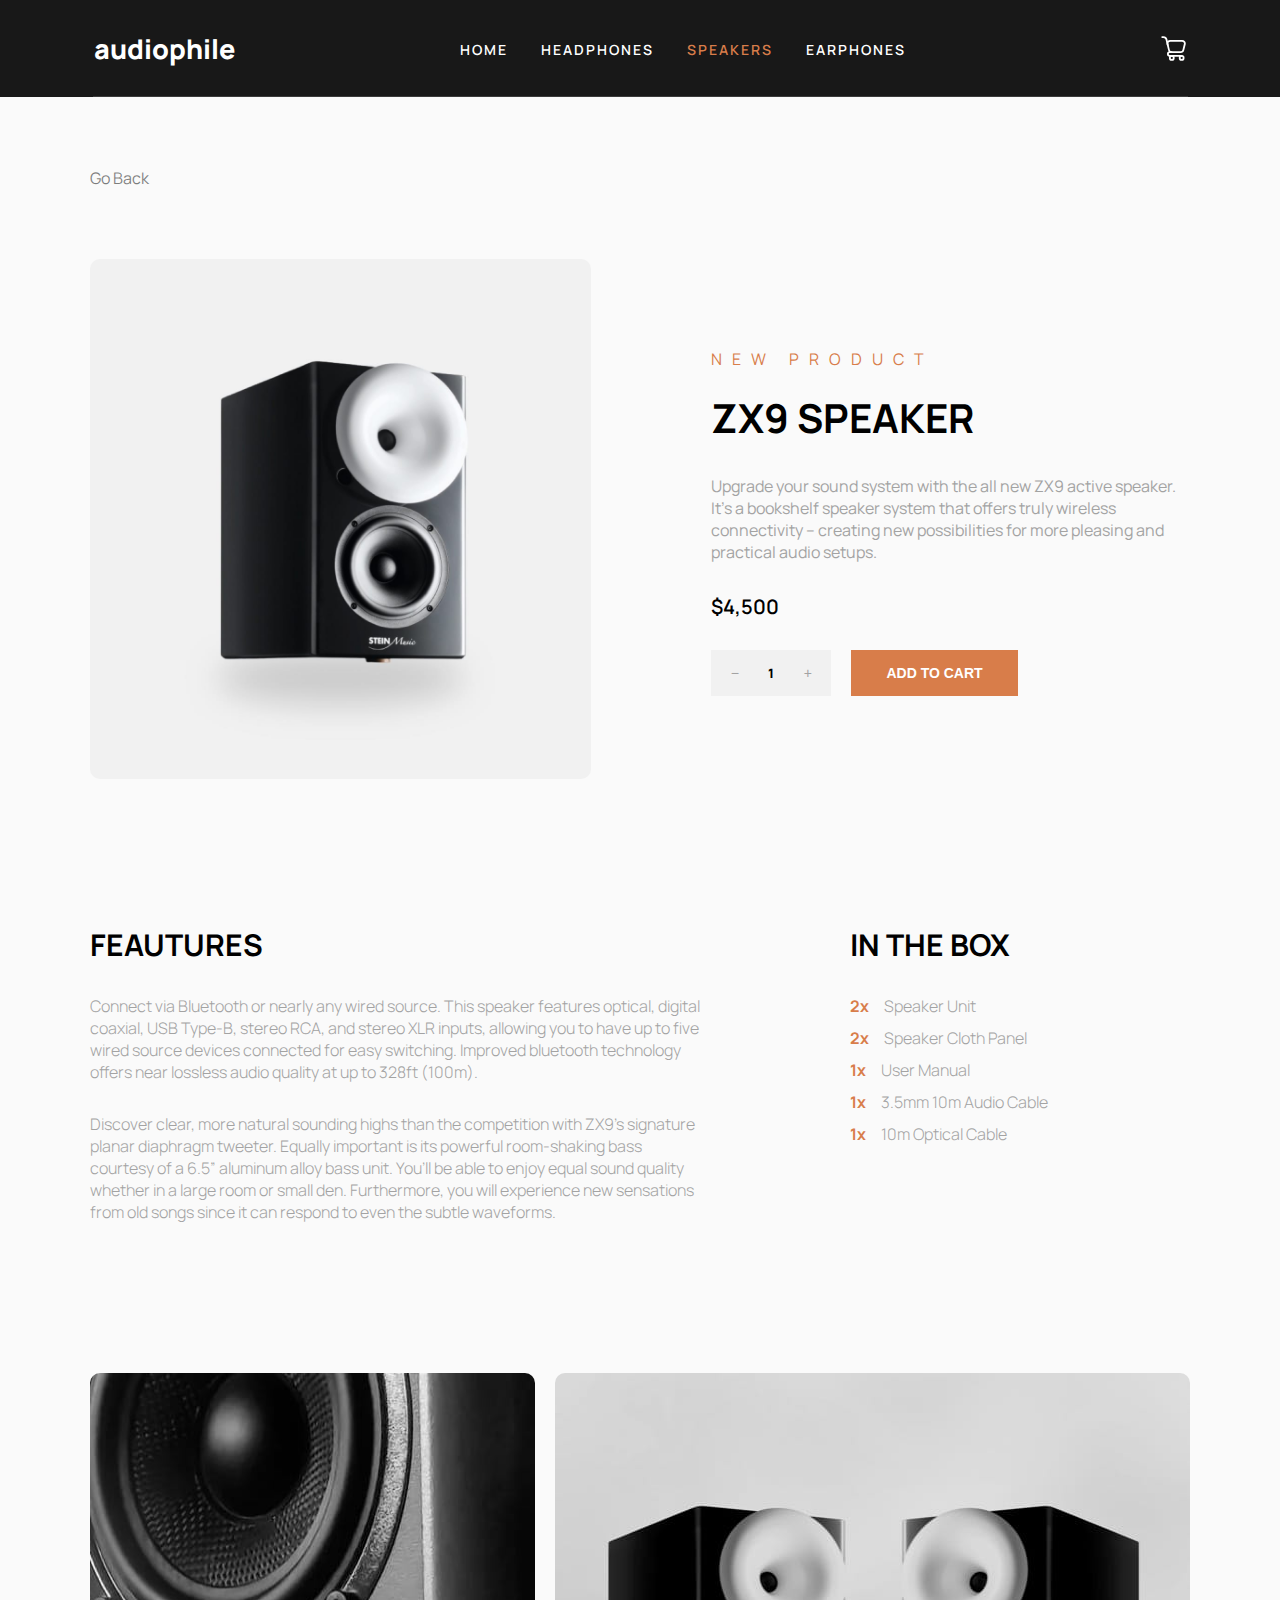
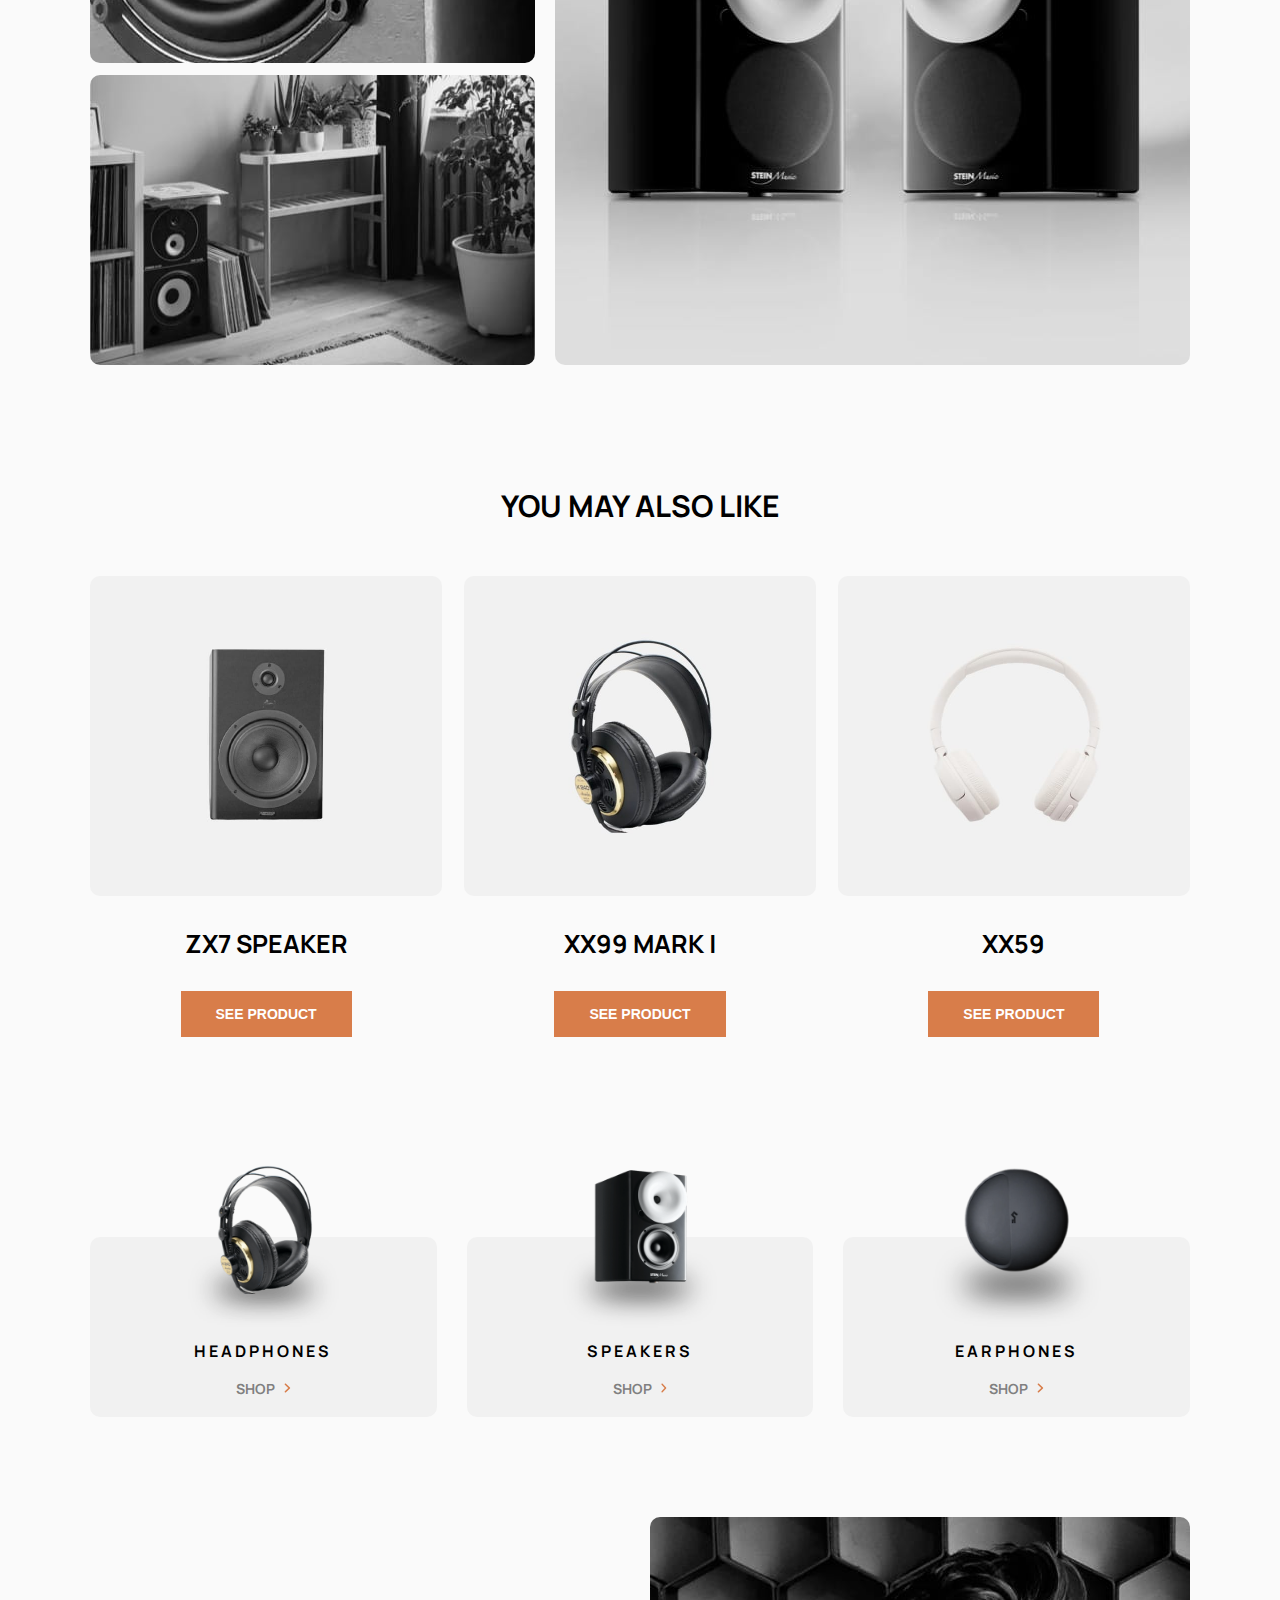
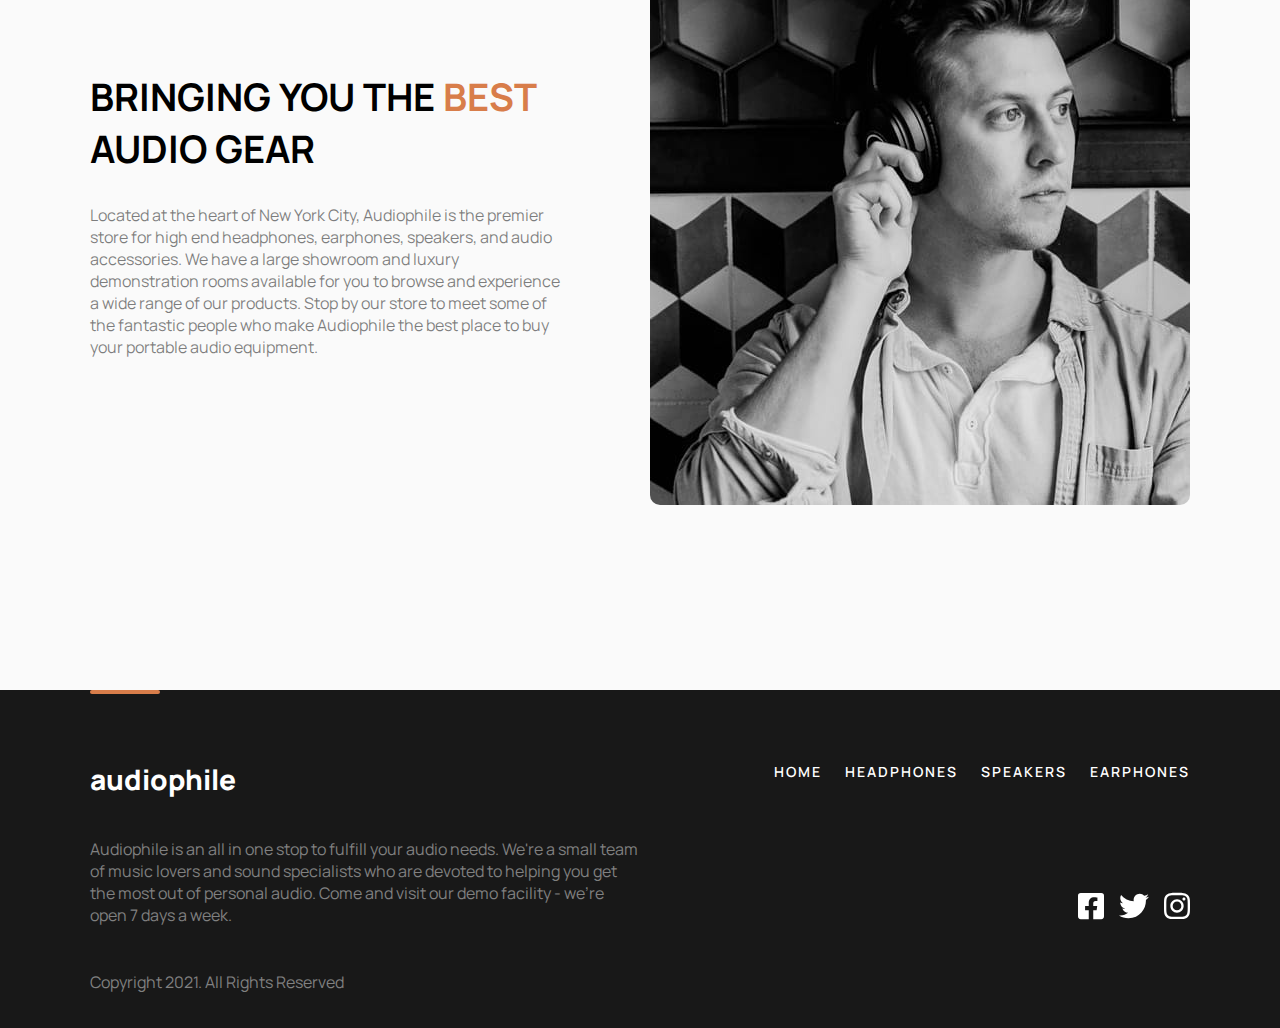
<file: zx9-detail.html>
<!DOCTYPE html>
<html lang="en">

<head>
    <meta charset="UTF-8">
    <meta http-equiv="X-UA-Compatible" content="IE=edge">
    <meta name="viewport" content="width=device-width, initial-scale=1.0">
    <link rel="preconnect" href="https://fonts.googleapis.com">
    <link rel="preconnect" href="https://fonts.gstatic.com" crossorigin>
    <link href="https://fonts.googleapis.com/css2?family=Manrope:wght@200;300;400;500;600;700;800&display=swap"
        rel="stylesheet">
    <link rel="stylesheet" href="styles/style.css">
    <link rel="stylesheet" href="styles/detail-pages.css">
    <link rel="stylesheet" href="styles/responsive-styles.css">
    <title>Audiophile shop - speakers</title>
</head>

<body id="headphone-detail-page" onload="speakerLink()">

    <section class="first-section">
        <header>
            <div class="header-line"></div>
            <div class="menu">
                <img class="icon-close-menu" src="assets/icons/icon-close-menu.svg" alt="icon-close-menu">
                <img class="icon-open-menu" src="assets/icons/icon-hamburger.svg" alt="icon-hamburger">
            </div>
            <div class="website-logo">
                <a href="index.html">
                    <h1>audiophile</h1>
                </a>
            </div>
            <nav>
                <div class="nav-links">
                    <a id="home-link" href="index.html">HOME</a>
                    <a id="headphone-link" href="headphone.html">HEADPHONES</a>
                    <a id="speaker-link" href="speaker.html">SPEAKERS</a>
                    <a id="earphone-link" href="earphone.html">EARPHONES</a>
                </div>
            </nav>
            <div class="shopping-cart">
                <div class="item-quantity">0</div>
                <img class="shopping-cart-icon" src="assets/icons/cart.svg" alt="shopping-cart-icon">
            </div>
        </header>
        <div class="menu-cards-container">
            <a href="headphone.html">
                <div id="menu-headphone-card" class="menu-card">
                    <div class="menu-card-image">
                        <img src="assets/imgs/headphone.png" alt="headphone">
                    </div>
                    <span class="description">HEADPHONES</span>
                    <div class="detail-link">
                        <span id="headphone-span">SHOP</span>
                        <img src="assets/icons/angle-right-solid.svg" alt="angle-right-icon">
                    </div>
                </div>
            </a>
            <a href="speaker.html">
                <div id="menu-speaker-card" class="menu-card">
                    <div class="menu-card-image">
                        <img src="assets/imgs/speaker1.png" alt="speaker">
                    </div>
                    <span class="description">SPEAKERS</span>
                    <div class="detail-link">
                        <span id="speaker-span">SHOP</span>
                        <img src="assets/icons/angle-right-solid.svg" alt="angle-right-icon">
                    </div>
                </div>
            </a>
            <a href="earphone.html">
                <div id="menu-earphone-card" class="menu-card">
                    <div class="menu-card-image">
                        <img src="assets/imgs/earphone.png" alt="headphone">
                    </div>
                    <span class="description">EARPHONES</span>
                    <div class="detail-link">
                        <span id="earphone-span">SHOP</span>
                        <img src="assets/icons/angle-right-solid.svg" alt="angle-right-icon">
                    </div>
                </div>
            </a>
        </div>
    </section>

    <section class="second-section">
        <div class="addcart-info">
            <div class="cart-of-items">
                <div class="empty-cart">
                    <h1>Your cart is empty</h1>
                    <img src="assets/icons/cart2.svg" alt="shopping-cart">
                    <a href="zx9-detail.html"><button class="click-btn">CLICK FOR GO BACK</button></a>
                </div>
                <div class="cart-info">
                    <div class="cart-header">
                        <h1>CART(<span class="item-number">1</span>)</h1>
                        <a href="#">Remove All</a>
                    </div>
                    <div class="cart-product">
                        <div class="cart-image">
                            <img src="assets/imgs/speaker-with-background3.jpg" alt="zx9">
                            <div class="product-name-and-price">
                                <span class="product-name">ZX9</span>
                                <span class="product-price">$4,500</span>
                            </div>
                            <div class="quantity">
                                <button class="cart-minus">&minus;</button>
                                <div class="cart-qty"></div>
                                <button class="cart-plus">&plus;</button>
                            </div>
                        </div>
                    </div>
                    <div class="cart-footer">
                        <span>TOTAL</span>
                        <span class="total-price">4500</span>
                    </div>
                    <button class="checkout-btn">CHECKOUT</button>
                    <a href="zx9-detail.html"><button class="click-btn">CLICK FOR GO BACK</button></a>
                </div>
            </div>
        </div>
        <div class="go-back">
            <a href="./speaker.html">Go Back</a>
        </div>
        <div class="product-info detail">
            <div class="image-container zx9-detail">
                <img src="assets/imgs/speaker-with-background.jpg" alt="xx99 mark ||">
            </div>
            <div class="product-description">
                <span>NEW PRODUCT</span>
                <h1>ZX9 SPEAKER</h1>
                <p>Upgrade your sound system with the all new ZX9 active speaker. It’s a bookshelf speaker system that
                    offers truly wireless connectivity -- creating new possibilities for more pleasing and practical
                    audio setups.
                </p>
                <div class="price">
                    $4,500
                </div>
                <div class="choice">
                    <div class="quantity">
                        <button class="minus">&minus;</button>
                        <div class="qty">1</div>
                        <button class="plus">&plus;</button>
                    </div>
                    <button class="add-cart">ADD TO CART</button>
                </div>
            </div>
        </div>
        <div class="product-feautures">
            <div class="feautures">
                <h1>FEAUTURES</h1>
                <p class="first-p">Connect via Bluetooth or nearly any wired source. This speaker features optical,
                    digital coaxial, USB Type-B, stereo RCA, and stereo XLR inputs, allowing you to have up to five
                    wired source devices connected for easy switching. Improved bluetooth technology offers near
                    lossless audio quality at up to 328ft (100m).
                </p>
                <p>Discover clear, more natural sounding highs than the competition with ZX9’s signature planar
                    diaphragm tweeter. Equally important is its powerful room-shaking bass courtesy of a 6.5” aluminum
                    alloy bass unit. You’ll be able to enjoy equal sound quality whether in a large room or small den.
                    Furthermore, you will experience new sensations from old songs since it can respond to even the
                    subtle waveforms.
                </p>
            </div>
            <div class="include">
                <h1>IN THE BOX</h1>
                <div class="items">
                    <span class="item"><span class="qty">2x</span> &nbsp; &nbsp; Speaker Unit</span>
                    <span class="item"><span class="qty">2x</span> &nbsp; &nbsp; Speaker Cloth Panel</span>
                    <span class="item"><span class="qty">1x</span> &nbsp; &nbsp; User Manual</span>
                    <span class="item"><span class="qty">1x</span> &nbsp; &nbsp; 3.5mm 10m Audio Cable</span>
                    <span class="item"><span class="qty">1x</span> &nbsp; &nbsp; 10m Optical Cable</span>
                </div>
            </div>
        </div>
        <div class="product-images">
            <div class="img">
                <img class="small-img first" src="assets/imgs/product-images9.jpg" alt="xx99 mark2">
                <img class="small-img" src="assets/imgs/product-images11.jpg" alt="xx99 mark2">
            </div>
            <img class="big-img" src="assets/imgs/product-images10.jpg" alt="xx99 mark2">
        </div>
        <div class="suggest-section">
            <h1>YOU MAY ALSO LIKE</h1>
            <div class="suggest-cards">
                <div class="suggest-card">
                    <img src="assets/imgs/speaker-with-background4.jpg" alt="zx7 speaker">
                    <h1>ZX7 SPEAKER</h1>
                    <a href="zx7-detail.html"><button>SEE PRODUCT</button></a>
                </div>
                <div class="suggest-card">
                    <img src="assets/imgs/headphone-with-background4.jpg" alt="xx99 mark1">
                    <h1>XX99 MARK |</h1>
                    <a href="xx99 mark1-detail.html"><button>SEE PRODUCT</button></a>
                </div>
                <div class="suggest-card">
                    <img src="assets/imgs/headphone-with-background5.jpg" alt="xx59 headphone">
                    <h1>XX59</h1>
                    <a href="xx59-detail.html"><button>SEE PRODUCT</button></a>
                </div>
            </div>
        </div>
        <div class="cards-container">
            <div id="headphone-card" class="card">
                <div class="card-image">
                    <img src="assets/imgs/headphone.png" alt="headphone">
                </div>
                <span class="description">HEADPHONES</span>
                <a class="detail-link" href="#">
                    <span id="headphone-span">SHOP</span>
                    <img src="assets/icons/angle-right-solid.svg" alt="angle-right-icon">
                </a>
            </div>
            <div id="speaker-card" class="card">
                <div class="card-image">
                    <img src="assets/imgs/speaker1.png" alt="speaker">
                </div>
                <span class="description">SPEAKERS</span>
                <a class="detail-link" href="#">
                    <span id="speaker-span">SHOP</span>
                    <img src="assets/icons/angle-right-solid.svg" alt="angle-right-icon">
                </a>
            </div>
            <div id="earphone-card" class="card">
                <div class="card-image">
                    <img src="assets/imgs/earphone.png" alt="headphone">
                </div>
                <span class="description">EARPHONES</span>
                <a class="detail-link" href="#">
                    <span id="earphone-span">SHOP</span>
                    <img src="assets/icons/angle-right-solid.svg" alt="angle-right-icon">
                </a>
            </div>
        </div>
        <div class="some-info">
            <div class="info">
                <h1>BRINGING YOU THE <span>BEST</span> AUDIO GEAR</h1>
                <p>Located at the heart of New York City, Audiophile is the premier store for high end headphones,
                    earphones, speakers, and audio accessories. We have a large showroom and luxury demonstration rooms
                    available for you to browse and experience a wide range of our products. Stop by our store to meet
                    some
                    of the fantastic people who make Audiophile the best place to buy your portable audio equipment.</p>
            </div>
            <div class="some-info-image">
                <img src="assets/imgs/headphone3.jpg" alt="man-with-headphone">
            </div>
        </div>
    </section>

    <section class="footer-section">
        <footer>
            <div class="name-and-links">
                <div class="name">
                    <div class="footer-line"></div>
                    <h1>audiophile</h1>
                </div>
                <div class="footer-page-links">
                    <a href="index.html">HOME</a>
                    <a href="headphone.html">HEADPHONES</a>
                    <a href="speaker.html">SPEAKERS</a>
                    <a href="earphone.html">EARPHONES</a>
                </div>
            </div>
            <div class="about-end-soc-links">
                <div class="about">
                    <p>Audiophile is an all in one stop to fulfill your audio needs. We're a small team of music lovers
                        and
                        sound specialists who are devoted to helping you get the most out of personal audio. Come and
                        visit
                        our
                        demo facility - we’re open 7 days a week.</p>
                </div>
                <div class="soc-links">
                    <a href="#"><img src="assets/icons/fb.svg" alt="fb-icon"></a>
                    <a href="#"><img src="assets/icons/twitter.svg" alt="twit-icon"></a>
                    <a href="#"><img src="assets/icons/insta.svg" alt="insta-icon"></a>
                </div>
            </div>
            <div class="copyright">
                <span>Copyright 2021. All Rights Reserved</span>
            </div>
        </footer>
    </section>

    <div class="hidden-container"></div>

    <script src="javascript/detail-pages.js"></script>
    <script src="javascript/script.js"></script>
</body>

</html>
</file>
<file: styles/style.css>
* {
    margin: 0;
    box-sizing: border-box;
}

:root {
    --orange: #d87d4a;
}

body {
    font-family: 'Manrope', sans-serif;
    background-color: #fafafa;
    display: flex;
    flex-direction: column;
    justify-content: space-between;
    position: relative;
}

/* First section style */

.first-section {
    background-color: rgb(24, 24, 24);
    max-height: 730px;
    padding-bottom: 30px;
    position: relative;
    opacity: 1;
    min-height: 730px;
}

/* Header style */

header {
    display: flex;
    justify-content: center;
    align-items: center;
    padding-top: 30px;
    padding-bottom: 30px;
    position: relative;
}

.header-line {
    position: absolute;
    bottom: 0;
    height: 1px;
    min-width: 1095px;
    background-color: rgb(59, 59, 59);
}

.menu {
    display: none;
    height: 20px;
}

.icon-open-menu {
    transform: scale(0);
    transition: all .7s ease;
}

.icon-close-menu {
    display: none;
    transform: scale(0);
    transition: all .7s ease;
}

.website-logo h1 {
    color: white;
    font-weight: 800;
    font-size: 27px;
    padding-right: 225px;
}

.website-logo a {
    text-decoration: none;
}

nav {
    display: flex;
    justify-content: center;
    align-items: center;
}

.nav-links a {
    color: white;
    text-decoration: none;
    padding-right: 30px;
    font-weight: 600;
    font-size: 14px;
    letter-spacing: 2px;
    transition: all .5s ease;
}

.nav-links a:hover {
    color: var(--orange);
}

.shopping-cart {
    display: flex;
    align-items: center;
    position: relative;
}

.shopping-cart img {
    height: 25px;
    cursor: pointer;
    padding-left: 225px;
}

.item-quantity {
    display: none;
    align-items: center;
    justify-content: center;
    padding-right: 1px;
    font-size: 13px;
    height: 20px;
    width: 20px;
    color: white;
    background-color: var(--orange);
    border-radius: 50%;
    position: absolute;
    top: 0;
    right: -12px;
    cursor: pointer;
}

.cart-of-items {
    min-width: 370px;
    max-width: 380px;
    min-height: 210px;
    max-height: 310px;
    background-color: white;
    border-radius: 10px;
    flex-direction: column;
    justify-content: center;
    z-index: 4;
    padding-inline: 30px;
    display: none;
}

.cart-info {
    display: none;
    flex-direction: column;
}

.cart-header {
    display: flex;
    flex-direction: row;
    justify-content: space-between;
    margin-bottom: 15px;
    margin-top: 20px;
}

.cart-header h1 {
    font-size: 18px;
}

.cart-header a {
    font-size: 15px;
    color: gray;
    letter-spacing: 1px;
}

.cart-image {
    display: flex;
    flex-direction: row;
    align-items: center;
    justify-content: space-between;
}

.cart-image img {
    height: 64px;
    width: 64px;
    border-radius: 5px;
}

.product-name-and-price {
    padding-left: 10px;
}

.product-name-and-price .product-name {
    font-weight: 700;
    font-size: 15px;
}

.product-name-and-price .product-price {
    color: gray;
    font-size: 14px;
    font-weight: 600;
}

.cart-image .quantity {
    height: 30px;
    width: 100px;
    margin: 0;
    margin-left: 70px;
}

.quantity.xx59 {
    margin-left: 80px;
}

.quantity.yx1 {
    margin-left: 85px;
}

.cart-image .quantity .cart-qty {
    font-size: 13px;
    font-weight: 800;
}

.cart-image .quantity .cart-minus {
    margin-right: 10px;
}

.cart-image .quantity .cart-plus {
    margin-left: 10px;
}

.cart-footer {
    display: flex;
    flex-direction: row;
    justify-content: space-between;
    margin-top: 25px;
}

.cart-footer .total-price {
    font-weight: 700;
    font-size: 18px;
}

.checkout-btn {
    margin-top: 30px;
    padding-inline: 35px;
    padding-block: 15px;
    cursor: pointer;
    color: white;
    background-color: var(--orange);
    border: none;
    font-weight: 600;
    font-size: 14px;
    transition: all .3s ease;
    display: flex;
    justify-content: center;
}

.checkout-btn:hover {
    background-color: #f3b18d;
}

.click-btn {
    padding-block: 5px;
    cursor: pointer;
    color: white;
    background-color: rgb(56, 56, 56);
    border: none;
    font-weight: 200;
    font-size: 12px;
    transition: all .3s ease;
    display: flex;
    width: 150px;
    justify-content: center;
    margin: auto;
    margin-top: 30px;
    margin-bottom: 20px;
    font-family: 'Manrope', sans-serif;
}

.click-btn:hover {
    transform: scale(1.1);
}

.empty-cart {
    display: none;
    flex-direction: column;
    justify-content: center;
    align-items: center;
    padding-top: 20px;
}

.empty-cart h1 {
    color: grey;
    font-size: 16px;
    display: flex;
}

.empty-cart img {
    padding: 0;
    margin-top: 20px;
    height: 100px;
}

.empty-cart button {
    width: 120px;
}

/* And off header style */


/* And off first section style */


/* Second section style */

.card .card-image img {
    height: 170px;
}

.cards-container {
    margin: 30px;
    margin-top: 200px;
    display: flex;
    flex-direction: row;
    justify-content: center;
}

.card img {
    height: 12px;
}

.card {
    height: 180px;
    width: calc(1040px / 3);
    background-color: #f1f1f1;
    display: flex;
    justify-content: center;
    align-items: center;
    flex-direction: column;
    margin-right: 30px;
    border-radius: 10px;
    cursor: pointer;
}

#earphone-card {
    margin: 0;
}

.card span {
    font-weight: 700;
}

.description {
    letter-spacing: 3px;
}

.detail-link {
    padding-top: 15px;
    margin-bottom: 90px;
    text-decoration: none;
}

.detail-link span {
    color: gray;
    font-size: 14px;
    margin-right: 5px;
    transition: all .3s ease;
}

/* Menu cards style */

.menu-cards-container {
    position: absolute;
    display: flex;
    flex-direction: row;
    justify-content: center;
    margin: 0;
    z-index: 3;
    transition: all 1.5s ease;
    min-height: 320px;
    min-width: 100%;
    background-color: white;
    padding-top: 100px;
    border-radius: 0px 0px 10px 10px;
    padding-bottom: 50px;
    transform: translateY(-1200px);
}

.menu-cards-container a {
    text-decoration: none;
    color: initial;
}

.menu-card .menu-card-image img {
    height: 170px;
}

.menu-card img {
    height: 12px;
}

.menu-card {
    height: 180px;
    width: 300px;
    background-color: #f1f1f1;
    display: flex;
    justify-content: center;
    align-items: center;
    flex-direction: column;
    margin-right: 30px;
    border-radius: 10px;
    cursor: pointer;
}

#menu-earphone-card {
    margin: 0;
}

.menu-card span {
    font-weight: 700;
}

.description {
    letter-spacing: 3px;
}

.detail-link span {
    color: gray;
    font-size: 14px;
    margin-right: 5px;
    transition: all .3s ease;
}

/* And off menu cards style */

/* Some info style */

.some-info {
    display: flex;
    flex-direction: row;
    margin: auto;
    max-width: 1100px;
    min-width: 1100px;
    margin-top: 100px;
    transition: all 1s ease;
}

.some-info-image img {
    border-radius: 10px;
}

.info {
    display: flex;
    justify-content: center;
    align-items: center;
    flex-direction: column;
    padding-right: 90px;
}

.info h1 {
    font-size: 38px;
    margin-bottom: 30px;
}

.info h1 span {
    color: var(--orange);
}

.info p {
    color: rgba(0, 0, 0, 0.5);
}

/* And off some info style */


/* And off second section style */


/* Footer style */

.footer-section {
    background-color: rgb(24, 24, 24);
    margin-top: 180px;
    position: relative;
}

footer {
    margin: auto;
    margin-top: 70px;
    max-width: 1100px;
    min-width: 1100px;
}

.name-and-links {
    display: flex;
    flex-direction: row;
    justify-content: space-between;
    min-width: 100%;
    padding-bottom: 40px;
}

.name .footer-line {
    position: absolute;
    top: 0;
    background-color: var(--orange);
    height: 4px;
    width: 5.5%;
    border-radius: 5px;
}

.name-and-links h1 {
    font-size: 28px;
    font-weight: 800;
    color: white;
}

.name-and-links a {
    text-decoration: none;
    color: white;
    padding-left: 20px;
    letter-spacing: 2px;
    font-size: 14px;
    font-weight: 600;
    transition: all .5s ease;
}

.name-and-links a:hover {
    color: var(--orange);
}

.about-end-soc-links {
    display: flex;
    flex-direction: row;
    justify-content: space-between;
}

.about-end-soc-links .about {
    max-width: 550px;
}

.about p {
    color: grey;
}

.soc-links {
    display: flex;
    align-items: flex-end;
}

.soc-links img {
    height: 30px;
    padding-left: 15px;
}

.copyright {
    margin-top: 45px;
    margin-bottom: 35px;
}

.copyright span {
    color: grey;
}

/* Footer style */


.hidden-container {
    display: none;
    opacity: 0;
    background-color: rgba(0, 0, 0, 0.48);
    width: 100%;
    height: 97%;
    position: absolute;
    top: 0;
    left: 0;
    transition: all 1s ease;
    z-index: 2;
    transform: translateY(98px);
}
</file>
<file: styles/home.css>
/* Main headphone style */

.main-headphone {
    justify-content: center;
    padding-bottom: 30px;
    transition: all 1.5s ease;
    display: none;
}

.headphone-description {
    margin-top: 150px;
    width: 390px;
    margin-right: 225px;
    opacity: 0;
    transition: all 2s ease-in-out;
    flex-direction: column;
    display: none;
}

.headphone-description span {
    letter-spacing: 5px;
    color: gray;
}

.headphone-description h1 {
    font-size: 55px;
    margin-top: 15px;
    margin-bottom: 20px;
    color: white;
}

.headphone-description p {
    margin-bottom: 40px;
    color: rgb(116, 116, 116);
}

.headphone-description button {
    padding-inline: 35px;
    padding-block: 15px;
    cursor: pointer;
    color: white;
    background-color: var(--orange);
    border: none;
    font-weight: 600;
    font-size: 14px;
    transition: all .3s ease;
}

.headphone-description button:hover {
    background-color: #f3b18d;
}

.headphone-image img {
    margin-top: 50px;
    height: 520px;
    filter: drop-shadow(0 -30mm 30mm rgb(83, 83, 83));
    opacity: 0;
    transition: all 4s;
}

/* Main headphone style */


/* Big cards style */

.zx9-speaker-card {
    transition: all 1s ease;
    max-width: 1100px;
    min-width: 1100px;
    min-height: 550px;
    background-color: #d87d4a;
    background-image: url('../assets/icons/pattern-circles.svg');
    background-repeat: no-repeat;
    background-position: center;
    background-size: cover;
    margin: auto;
    margin-top: 100px;
    border-radius: 5px;
    position: relative;
    overflow-y: hidden;
    display: flex;
    justify-content: space-between;
    align-items: center;
}

.zx9-speaker-card img {
    height: 480px;
    position: absolute;
    top: 80px;
    left: 120px;
}

.zx9-speaker-card .for-description {
    width: 300px;
    position: absolute;
    top: 80px;
    left: 650px;
}

.zx9-speaker-card .speaker-name h1,h2 {
    font-size: 60px;
    color: white;
    font-weight: 600;
    letter-spacing: 5px;
}

.zx9-speaker-card .speaker-name {
    position: relative;
    margin-bottom: 85px;
}

.zx9-speaker-card .speaker-name h2 {
    position: absolute;
    top: 60px;
}

.zx9-speaker-card .for-description p {
    color: white;
    font-weight: 200;
    font-size: 15px;
}

.zx9-speaker-card .for-description button {
    margin-top: 30px;
    padding-inline: 35px;
    padding-block: 15px;
    cursor: pointer;
    color: white;
    background-color: black;
    border: none;
    font-weight: 600;
    font-size: 14px;
    transition: all .3s ease;
    max-height: 47px;
}

.zx9-speaker-card .for-description button:hover {
    background-color: rgb(54, 54, 54);
}

.zx7-speaker-card {
    transition: all 1s ease;
    display: flex;
    flex-direction: column;
    justify-content: center;
    align-items: flex-end;
    background-color: rgb(231, 230, 230);
    max-width: 1100px;
    min-width: 1100px;
    height: 350px;
    margin: auto;
    margin-top: 50px;
    border-radius: 5px;
    background-image: url(../assets/imgs/speaker3.jpg);
    background-repeat: no-repeat;
    background-position: center;
    background-size: cover;
    background-position-y: -350px;
}

.zx7-speaker-card h1 {
    font-size: 30px;
    margin-right: 200px;
}

.zx7-speaker-card button {
    margin-top: 35px;
    margin-right: 216px;
    padding-inline: 35px;
    padding-block: 15px;
    cursor: pointer;
    color: black;
    border: 1px solid black;
    background-color: transparent;
    font-weight: 600;
    font-size: 14px;
    transition: all .3s ease;
    max-height: 47px;
}

.zx7-speaker-card button:hover {
    color: white;
    background-color: rgb(24, 24, 24);
}

.zx7-speaker-card .for-img {
    overflow: hidden;
}

.yx1-earphone-card {
    display: flex;
    align-items: center;
    justify-content: space-between;
    max-width: 1100px;
    min-width: 1100px;
    height: 350px;
    margin: auto;
}

.yx1-earphone-img {
    margin-right: 20px;
}

.yx1-earphone-card img {
    border-radius: 10px;
    transition: all 1s ease;
}

.yx1-earphone-name {
    transition: all 1s ease;
    border-radius: 10px;
    background-color: rgb(243, 243, 243);
    width: 540px;
    height: 320px;
    display: flex;
    flex-direction: column;
    align-items: flex-start;
    justify-content: center;
}

.yx1-earphone-name h1 {
    font-size: 30px;
    margin-left: 100px;
    padding-bottom: 30px;
}

.yx1-earphone-name button {
    margin-left: 100px;
    padding-inline: 35px;
    padding-block: 15px;
    cursor: pointer;
    color: black;
    border: 2px solid black;
    background-color: transparent;
    border: 1px solid black;
    font-weight: 600;
    font-size: 14px;
    max-height: 47px;
    transition: all .3s ease;
}

.yx1-earphone-name button:hover {
    color: white;
    background-color: rgb(24, 24, 24);
}

/* Big cards style */
</file>
<file: styles/detail-pages.css>
.first-section {
    padding: 0;
}

/* Go back link style */

.go-back {
    margin: auto;
    min-width: 1100px;
    max-width: 1100px;
    padding-block: 70px;
}

.go-back a {
    text-decoration: none;
    color: rgba(0,0,0,0.5);
}

/* And off go back link style */


/* Product info style */

.product-info {
    display: flex;
    flex-direction: row;
    max-width: 1100px;
    min-width: 1100px;
    margin: auto;
    padding-bottom: 140px;
}

.image-container img {
    height: 520px;
    border-radius: 10px;
}

.product-description {
    display: flex;
    flex-direction: column;
    justify-content: center;
    padding-left: 120px;
}

.product-description.mark1 {
    padding: 0;
    padding-right: 120px;
}

.product-description span {
    color: var(--orange);
    letter-spacing: 10px;
    padding-bottom: 20px;
}

.product-description h1 {
    font-size: 40px;
    padding-bottom: 30px;
}

.product-description p {
    color: rgb(163, 163, 163);
}

.add-cart {
    padding-inline: 35px;
    padding-block: 15px;
    cursor: pointer;
    color: white;
    background-color: var(--orange);
    border: none;
    font-weight: 600;
    font-size: 14px;
    transition: all .3s ease;
}

.add-cart:hover {
    background-color: #f3b18d;
}

.price {
    padding-block: 30px;
    font-size: 20px;
    font-weight: 600;
}

.choice {
    display: flex;
    flex-direction: row;
}

.quantity {
    display: flex;
    flex-direction: row;
    justify-content: space-evenly;
    align-items: center;
    background-color: #f1f1f1;
    min-height: 30px;
    min-width: 100px;
    width: 120px;
    margin-right: 20px;
}

.quantity .qty {
    font-size: 13px;
    font-weight: 800;
}

.quantity button {
    background-color: #f1f1f1;
    padding: 0;
    color: rgb(163, 163, 163);
    font-size: 14px;
    height: 100%;
    width: 100%;
    border: none;
    transition: all .3s ease;
    cursor: pointer;
}

.quantity .minus {
    margin-right: 10px;
}

.quantity .plus {
    margin-left: 10px
}

.quantity button:hover {
    background-color:  rgb(206, 206, 206);
    color: var(--orange);
}

.product-feautures {
    max-width: 1100px;
    min-width: 1100px;
    margin: auto;
    display: flex;
    flex-direction: row;
}

.feautures h1 {
    font-size: 30px;
}

.feautures {
    max-width: 610px;
}

.feautures p {
    color: rgb(163, 163, 163);
    font-weight: 300;
}

.feautures .first-p {
    padding-block: 30px;
}

.include {
    padding-left: 150px;
}

.include h1 {
    font-size: 30px;
    margin-bottom: 30px;
}

.items {
    display: flex;
    flex-direction: column;
}

.items .item {
    color: rgb(163, 163, 163);
    font-weight: 300;
    padding-bottom: 10px;
}

.items .item .qty {
    color: var(--orange);
    font-weight: 700;
}

.product-images {
    max-width: 1100px;
    min-width: 1100px;
    margin: auto;
    display: flex;
    flex-direction: row;
    padding-top: 150px;
    margin-bottom: 120px;
}

.img {
    display: flex;
    flex-direction: column;
    justify-content: space-between;
}

.small-img {
    min-height: 290px;
    max-width: 445px;
    border-radius: 10px;
}

.big-img {
    margin-left: 20px;
    border-radius: 10px;
}

/* And off product info style */


/* Suggest cards style */

.suggest-section {
    max-width: 1100px;
    min-width: 1100px;
    margin: auto;
}

.suggest-section h1 {
    font-size: 30px;
    margin-bottom: 50px;
    display: flex;
    justify-content: center;
}

.suggest-cards {
    display: flex;
    flex-direction: row;
    justify-content: space-between;
}

.suggest-card {
    display: flex;
    flex-direction: column;
    justify-content: center;
    align-items: center;
}

.suggest-card h1 {
    font-size: 25px;
    padding-top: 30px;
    margin-bottom: 30px;
}

.suggest-card button {
    padding-inline: 35px;
    padding-block: 15px;
    cursor: pointer;
    color: white;
    background-color: var(--orange);
    border: none;
    font-weight: 600;
    font-size: 14px;
    transition: all .3s ease;
}

.suggest-card button:hover {
    background-color: #f3b18d;
}

.suggest-card img {
    height: 320px;
    min-width: 350px;
    border-radius: 10px;
}

/* And off suggest cards style */

.addcart-info {
    display: none;
    justify-content: flex-end;
    padding-right: 320px;
    margin-top: 30px;
}
</file>
<file: styles/responsive-styles.css>
@media screen and (max-width: 1150px) {
    .addcart-info {
        padding-right: 50px;
    }

    .header-line {
        display: none;
    }

    header {
        border-bottom: 1px solid rgb(65, 65, 65);
        justify-content: space-between;
        padding-inline: 50px;
    }

    .shopping-cart img {
        padding: 0px;
    }

    nav {
        display: none;
    }

    .menu {
        display: flex;
    }

    .icon-open-menu {
        transform: scale(1);
    }

    .website-logo {
        display: flex;
        flex-direction: row;
        align-items: center;
    }

    .website-logo h1 {
        padding: 0;
    }

    .headphone-description {
        transform: translate(240px, -70px);
        z-index: 2;
        display: flex;
        flex-direction: column;
        align-items: center;
        margin-right: 0;
        padding-left: 20px;
    }

    .headphone-description span {
        color: rgb(163, 163, 163);
        padding-right: 10px;
    }

    .headphone-description p {
        color: rgb(163, 163, 163);
    }

    .headphone-description button {
        margin-right: 25px;
    }

    .headphone-image {
        transform: translate(-190px, -40px);
        z-index: 1;
    }

    .zx9-speaker-card {
        flex-direction: column;
        padding-block: 50px;
        min-width: 200px;
        margin: 30px;
    }

    .zx9-speaker-card .for-img img {
        position: static;
        height: 240px;
    }

    .zx9-speaker-card .for-description {
        position: static;
        text-align: center;
    }

    .zx7-speaker-card {
        min-height: 600px;
        min-width: 200px;
        background-position-y: center;
        margin: 0;
        margin: 30px;
    }

    .yx1-earphone-card {
        min-width: 200px;
        min-height: 430px;
        margin: 0;
        margin: 30px;
    }

    .yx1-earphone-card img {
        min-height: 430px;
        max-width: 100%;
        object-fit: cover;
    }

    .yx1-earphone-name {
        min-height: 430px;
        max-width: 100%;
        align-items: center;
    }

    .yx1-earphone-name h1 {
        margin: 0;
        padding-inline: 15px;
    }

    .yx1-earphone-name button {
        margin: 0;
    }

    .some-info {
        flex-direction: column;
        justify-content: center;
        align-items: center;
        text-align: center;
        margin: 0;
        margin: 30px;
        min-width: 200px;
    }

    .info {
        order: 2;
        padding: 0;
    }

    .info p {
        padding-inline: 40px;
    }

    .some-info-image {
        margin-bottom: 30px;
        width: 100%;
    }

    .some-info-image img {
        max-height: 300px;
        width: 100%;
        content: url(../assets/imgs/man-with-headphone.jpg);
        object-fit: cover;
        object-position: center;
    }

    footer {
        min-width: 200px;
        margin: 0;
        margin: 30px;
    }

    .name-and-links {
        flex-direction: column;
    }

    .name-and-links h1 {
        padding-bottom: 20px;
    }

    .name-and-links a {
        padding: 0;
        padding-right: 20px;
    }

    .about-end-soc-links {
        flex-direction: column;
    }

    .soc-links {
        justify-content: flex-end;
        padding-top: 30px;
    }

    .about-end-soc-links .about {
        max-width: none;
    }

    .name .footer-line {
        width: 15%;
    }

    .products-container {
        margin-inline: 30px;
    }

    .product-info {
        flex-direction: column;
        align-items: center;
        min-width: 200px;
    }

    .product-description {
        padding: 0;
        align-items: center;
        margin-top: 30px;
    }

    .product-description.mark1 {
        padding: 0;
        order: 2;
    }

    .image-container {
        min-width: 100%;
    }

    .image-container img { 
        max-width: 100%;
        object-fit: cover;
    }

    .image-container.xx99mark2 img {
        content: url(../assets/imgs/product-images18.jpg);
    }

    .image-container.xx99mark2-detail img {
        content: url(../assets/imgs/product-images18.jpg);
    }

    .image-container.xx99mark1 img {
        content: url(../assets/imgs/product-images19.jpg);
    }

    .image-container.xx99mark1-detail img {
        content: url(../assets/imgs/product-images19.jpg);
    }

    .image-container.xx59 img {
        content: url(../assets/imgs/product-images20.jpg);
    }

    .image-container.xx59-detail img {
        content: url(../assets/imgs/product-images20.jpg);
    }

    .image-container.zx9 img {
        content: url(../assets/imgs/product-images21.jpg);
    }

    .image-container.zx9-detail img {
        content: url(../assets/imgs/product-images21.jpg);
    }

    .image-container.zx7 img {
        content: url(../assets/imgs/product-images22.jpg);
    }

    .image-container.zx7-detail img {
        content: url(../assets/imgs/product-images22.jpg);
    }

    .image-container.yx1 img {
        content: url(../assets/imgs/product-images23.jpg);
    }

    .image-container.yx1-detail img {
        content: url(../assets/imgs/product-images23.jpg);
    }

    .go-back {
        min-width: 200px;
        margin: 0;
        margin-inline: 40px;
    }

    .product-info.detail {
        margin: 0;
        padding-inline: 40px;
    }

    .product-feautures {
        width: 100%;
        min-width: 200px;
        flex-direction: column;
        align-items: flex-start;
        padding-inline: 40px;
        padding-right: 100px;
    }

    .feautures {
        max-width: unset;
    }

    .include {
        margin-top: 30px;
        padding: 0;
    }

    .product-images {
        min-width: 200px;
        padding-inline: 40px;
    }

    .small-img.first {
        margin-bottom: 15px;
    }

    .img img {
        min-width: 200px;
        object-fit: cover;
    }

    .big-img {
        min-width: 200px;
        object-fit: cover;
        object-position: left;
    }

    .suggest-section {
        min-width: 200px;
        margin: 0;
        padding-inline: 40px;
    }

    .suggest-card {
        min-width: 200px;
    }

    .suggest-card img {
        min-width: 280px;
        width: 280px;
        height: 395px;
        object-fit: cover;
    }

    .checkout-container {
        min-width: 200px;
    }
}

@media screen and (max-width: 980px) {
    .menu-card {
        width: 250px;
    }
}

@media screen and (max-width: 940px) {
    .suggest-cards {
        flex-direction: column;
    }

    .suggest-card {
        margin-bottom: 50px;
    }

    .suggest-card img {
        width: 100%;
    }
}

@media screen and (max-width: 830px) {
    .menu-card {
        width: 200px;
    }

    .product-images {
        flex-direction: column;
    }

    .product-images .img {
        width: 100%;
        margin-bottom: 15px;
    }

    .product-images .img img {
        min-width: 100%;
    }

    .small-img {
        max-width: unset;
    }

    .big-img {
        margin: 0;
    }
}

@media screen and (max-width: 820px) {
    .yx1-earphone-card {
        flex-direction: column;
        margin-bottom: 300px;
    }

    .yx1-earphone-name {
        min-height: 150px;
        min-width: 100%;
    }

    .yx1-earphone-img {
        min-width: 100%;
        margin: 0;
        margin-bottom: 15px;
    }

    .yx1-earphone-img img {
        min-width: 100%;
    }

}

@media screen and (max-width: 780px) {
    .checkout-container {
        margin-inline: 40px;
    }
    
    .checkout {
        width: unset;
    }

    .checkout input {
        width: 100%;
    }
    
    .billing-details {
        grid-template-columns: repeat(1, minmax(0, 1fr));
    }

    .zipcode {
        grid-column: 1 / 3;
    }

    .city {
        grid-column: 1 / 3;
    }

    .country {
        grid-column: 1 / 3 ;
    }

    .payment-method input {
        width: unset;
    }

    .payment-method {
        grid-column: 1 / 3;
    }

    .e-money-number {
        grid-column: 1 / 3;
    }

    .e-money-pin {
        grid-column: 1 / 3;
    }
}

@media screen and (max-width: 680px) {
    .menu-card {
        width: 150px;
        margin-right: 10px;
    }
}

@media screen and (max-width: 680px) {
    .cards-container {
        flex-direction: column;
        align-items: center;
        margin: 0;
        margin: 30px;
        margin-top: 100px;
    }

    #headphone-card {
        margin: 0;
        margin-bottom: 100px;
        min-width: 100%;
    }

    #speaker-card {
        margin: 0;
        margin-bottom: 100px;
        min-width: 100%;
    }

    #earphone-card {
        margin: 0;
        margin-bottom: 100px;
        min-width: 100%;
    }

    .zx7-speaker-card {
        align-items: center;
    }

    .zx7-speaker-card h1 {
        margin: 0;
        margin-bottom: 20px;
    }

    .zx7-speaker-card button {
        margin: 0;
    }
}

@media screen and (max-width: 520px) {
    .menu-cards-container {
        flex-direction: column;
        align-items: center;
        padding-inline: 15px;
    }

    .menu-cards-container a {
        min-width: 100%;
    }

    .menu-card {
        min-width: 100%;
        height: 160px;
        margin: 0;
        margin-bottom: 75px;
    }

    .menu-card-image img {
        max-height: 130px;
    }

    .detail-link {
        margin-bottom: 60px;
    }

    .pay {
        width: unset;
    }
}


@media screen and (max-width: 500px) { 
    .first-section {
        min-height: 500px;
    }
    
    .headphone-image img {
        display: none;
    }

    .main-headphone {
        background-image: url(../assets/imgs/background-image.jpg);
        background-position: center;
        background-repeat: no-repeat;
        background-size: cover;
        background-position-y: -60px;
        background-size: 450px 450px;
    }

    .headphone-description {
        flex-direction: column;
        align-items: center;
        text-align: center;
        margin-top: 50px;
        transform: translate(0);
        padding: 0;
    }

    .headphone-description h1 {
        font-size: 35px;
    }

    .headphone-description p {
        padding-inline: 20px;
    }

    .name .footer-line {
        width: 25%;
    }

    .name-and-links {
        align-items: center;
    }

    .name-and-links h1 {
        margin-bottom: 30px;
    }

    .footer-page-links {
        display: flex;
        flex-direction: column;
        align-items: center;
    }

    .footer-page-links a {
        padding: 0;
        padding-bottom: 20px;
    }

    .image-container img {
        height: 300px;
    }

    .detail-page-name {
        padding: 0;
        padding-block: 25px;
        background-color: rgb(24, 24, 24);;
    }

    .detail-page-name h1 {
        font-size: 30px;
    }

    .cart-of-items .quantity {
        margin-left: 20px;
    }

    .payment-method label {
        width: 100%;
    }

    .checkout-container {
        margin-inline: 10px;
    }

    .addcart-info {
        padding: 0;
        justify-content: center;
    }
}

@media screen and (max-width: 480px) {
    .empty-cart img {
        height: 50px;
    }
}

@media screen and (max-width: 400px) {
    .card {
        width: unset;
    }

    .zx9-speaker-card .speaker-name {
        display: flex;
        align-items: center;
        justify-content: center;
    }

    .zx9-speaker-card .speaker-name h1 {
        margin-top: 20px;
    }

    .zx9-speaker-card .speaker-name h1,
    h2 {
        font-size: 35px;
    }

    .zx9-speaker-card p {
        padding-inline: 45px;
    }

    .cart-of-items {
        min-width:340px;
        width: 340px;
    }

    .cart-of-items .quantity {
        min-width: 70px;
    }  
}

@media screen and (max-width: 365px) {
    .suggest-section h1 {
        font-size: 23px;
    }

    .suggest-card h1 {
        font-size: 18px;
    }
}

@media screen and (max-width: 340px) {
    .first-section {
        background-position-y: 100px;
        background-size: 350px 350px;
    }

    .headphone-description h1 {
        font-size: 30px;
    }

    .shopping-cart-icon {
        margin-left: 10px;
    }

    .yx1-earphone-name {
        min-height: 200px;
    }

    .items .item {
        font-size: 13px;
    }

    .cart-of-items {
        min-width:310px;
        width: 310px;
    }
}
</file>
<file: styles/checkout-page.css>
.first-section {
    padding: 0;
}

#checkout-first-section {
    min-height: unset;
}

.go-back {
    margin: auto;
    min-width: 1100px;
    max-width: 1100px;
    padding-block: 70px;
}

.go-back a {
    text-decoration: none;
    color: rgba(0,0,0,0.5);
}

/* Checkout styles */

.checkout-container {
    min-width: 1100px;
    max-width: 1100px;
    margin: auto;
    z-index: 0;
}

.checkout {
    width: 730px;
    padding-inline: 50px;
    background-color: white;
    border-radius: 10px;
    margin: auto;
}

.checkout h1 {
    padding-top: 40px;
    margin-bottom: 30px;
    font-size: 30px;
}

.checkout h3 {
    color: var(--orange);
    font-size: 13px;
    margin-bottom: 15px;
}

label {
    display: flex;
    font-size: 12px;
    font-weight: 700;
    padding-bottom: 7px;
}

input {
    padding-inline: 15px;
    border-radius: 10px;
    width: 310px;
    height: 55px;
    border: 1px solid rgb(207, 207, 207);
    font-size: 15px;
}

input:focus {
    outline: none;
    border: 2px solid var(--orange);
}

.billing-details {
    display: grid;
    grid-template-columns: repeat(2, minmax(0, 1fr));
    gap: 15px;
}

.shipping-info-heading {
    margin-top: 30px;
}

.shipping-info {
    display: grid;
    grid-template-columns: repeat(2, minmax(0, 1fr));
    gap: 15px;
}

.address {
    grid-column: 1 / span 2;
}

.address-input {
    width: 100%;
}

.payment-details-heading {
    margin-top: 30px;
}

.radio-label-emoney {
    display: flex;
    flex-direction: row;
    align-items: center;
    border: 1px solid rgb(207, 207, 207);
    width: 310px;
    border-radius: 10px;
    margin-bottom: 15px;
    cursor: pointer;
    padding: 0;
}

.radio-label-emoney input {
    width: 20px;
    margin-left: 20px;
    accent-color: var(--orange);
    cursor: pointer;
}

.radio-label-emoney span {
    margin-left: 10px;
    font-weight: 700;
}

.radio-label-cash-on-delivery {
    display: flex;
    flex-direction: row;
    align-items: center;
    border: 1px solid rgb(207, 207, 207);
    width: 310px;
    border-radius: 10px;
    margin-bottom: 15px;
    cursor: pointer;
    padding: 0;
}

.radio-label-cash-on-delivery input {
    width: 20px;
    margin-left: 20px;
    accent-color: var(--orange);
    cursor: pointer;
}

.radio-label-cash-on-delivery span {
    margin-left: 10px;
    font-weight: 700;
}


.payment-details {
    display: grid;
    grid-template-columns: repeat(2, minmax(0, 1fr));
    gap: 15px;
    padding-bottom: 40px;
}

.payment-method {
    grid-column: 2 / 3;
}

.labels {
    display: flex;
    justify-content: space-between;
}

.name-input-warning {
    display: none;
    color: #CD2C2C;
    font-weight: 400;
}

.email-input-warning {
    display: none;
    color: #CD2C2C;
    font-weight: 400;
}

.phone-input-warning {
    display: none;
    color: #CD2C2C;
    font-weight: 400;
}

.address-input-warning {
    display: none;
    color: #CD2C2C;
    font-weight: 400;
}

.zipcode-input-warning {
    display: none;
    color: #CD2C2C;
    font-weight: 400;
}

.city-input-warning {
    display: none;
    color: #CD2C2C;
    font-weight: 400;
}

.country-input-warning {
    display: none;
    color: #CD2C2C;
    font-weight: 400;
}

.e-money-number-input-warning {
    display: none;
    color: #CD2C2C;
    font-weight: 400;
}

.e-money-pin-input-warning {
    display: none;
    color: #CD2C2C;
    font-weight: 400;
}

.pay {
    width: 50%;
    margin: auto;
    padding-bottom: 20px;
}

button {
    padding-inline: 35px;
    padding-block: 15px;
    cursor: pointer;
    color: white;
    background-color: var(--orange);
    border: none;
    font-weight: 600;
    font-size: 14px;
    transition: all .3s ease;
    width: 100%;
}

button:hover {
    background-color: #f3b18d;
}

.cash-on-delivery {
    display: none;
    flex-direction: row;
    grid-column: 1 / span 2;
}

.cash-on-delivery p {
    color: gray;
    padding-left: 35px;
}

/* Checkout styles */


/* Order info styles */

.order-info-container {
    width: 100%;
    height: 100%;
    background-color: rgba(0, 0, 0, 0.48);
    position: absolute;
    top: 0;
    left: 0;
    display: none;
    align-items: center;
}

.order-info {
    width: 540px;
    margin: auto;
    background-color: white;
    z-index: 1;
    padding: 30px;
}

.order-info img {
    padding-bottom: 20px;
}

.order-info h1 {
    padding-bottom: 20px;
}

.order-info p {
    color: gray;
    padding-bottom: 50px;
}

/* Order info styles */
</file>
<file: styles/product-list.css>
/* Detail-page-name style */

.detail-page-name {
    color: white;
    display: flex;
    justify-content: center;
    align-items: center;
    padding-top: 100px;
    padding-bottom: 60px;
    transition: all 1s ease;
}

.detail-page-name h1 {
    font-size: 40px;
}

/* Detail-page-name style */


/* Headphone list style */

.products-container {
    margin-top: 70px;
}

.product-info {
    display: flex;
    flex-direction: row;
    max-width: 1100px;
    min-width: 1100px;
    margin: auto;
    padding-bottom: 100px;
}

.image-container img {
    height: 560px;
    border-radius: 10px;
}

.product-description {
    display: flex;
    flex-direction: column;
    justify-content: center;
    padding-left: 120px;
}

.product-description.mark1 {
    padding: 0;
    padding-right: 120px;
}

.product-description span {
    color: var(--orange);
    letter-spacing: 10px;
    padding-bottom: 20px;
}

.product-description h1 {
    font-size: 28px;
    padding-bottom: 30px;
}

.product-description p {
    color: rgb(163, 163, 163);
    padding-bottom: 30px;
}

.product-description button {
    padding-inline: 35px;
    padding-block: 15px;
    cursor: pointer;
    color: white;
    background-color: var(--orange);
    border: none;
    font-weight: 600;
    font-size: 14px;
    transition: all .3s ease;
}

.product-description button:hover {
    background-color: #f3b18d;
}

/* And off headphone list style */
</file>
